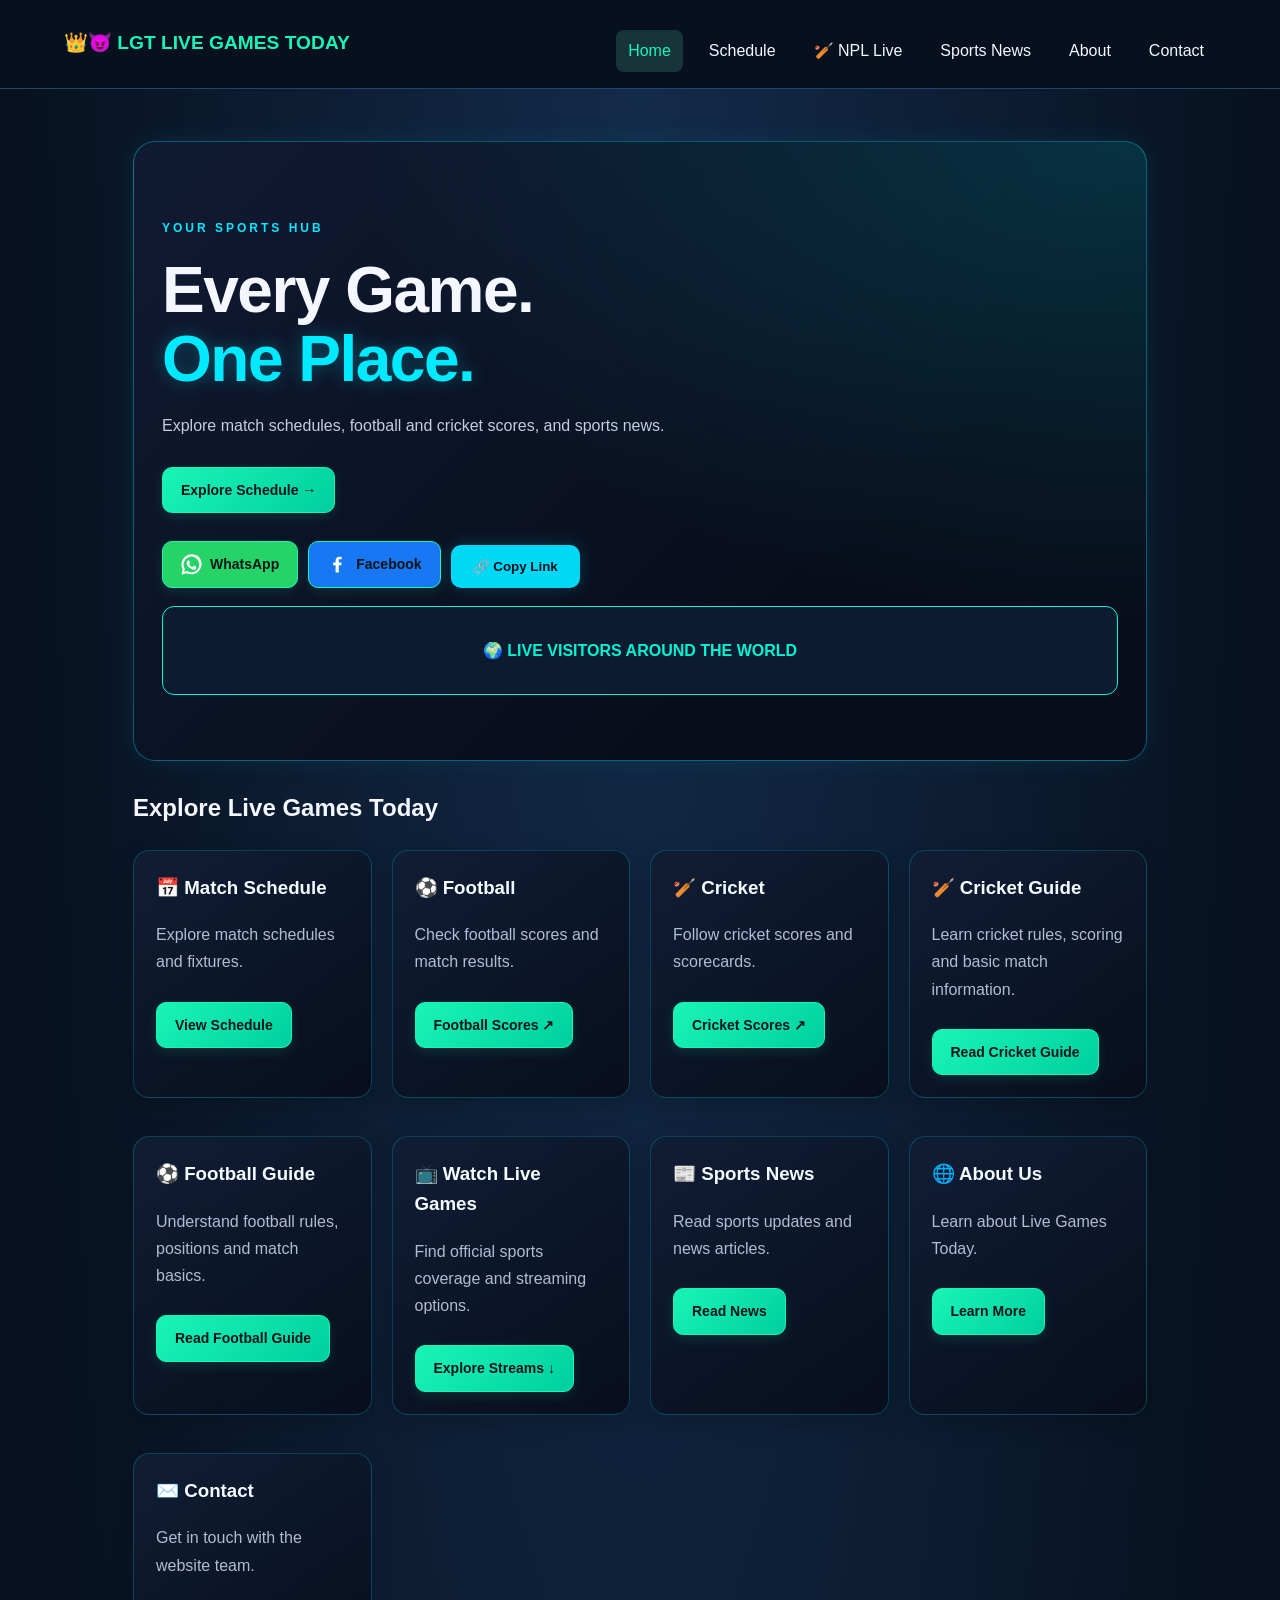
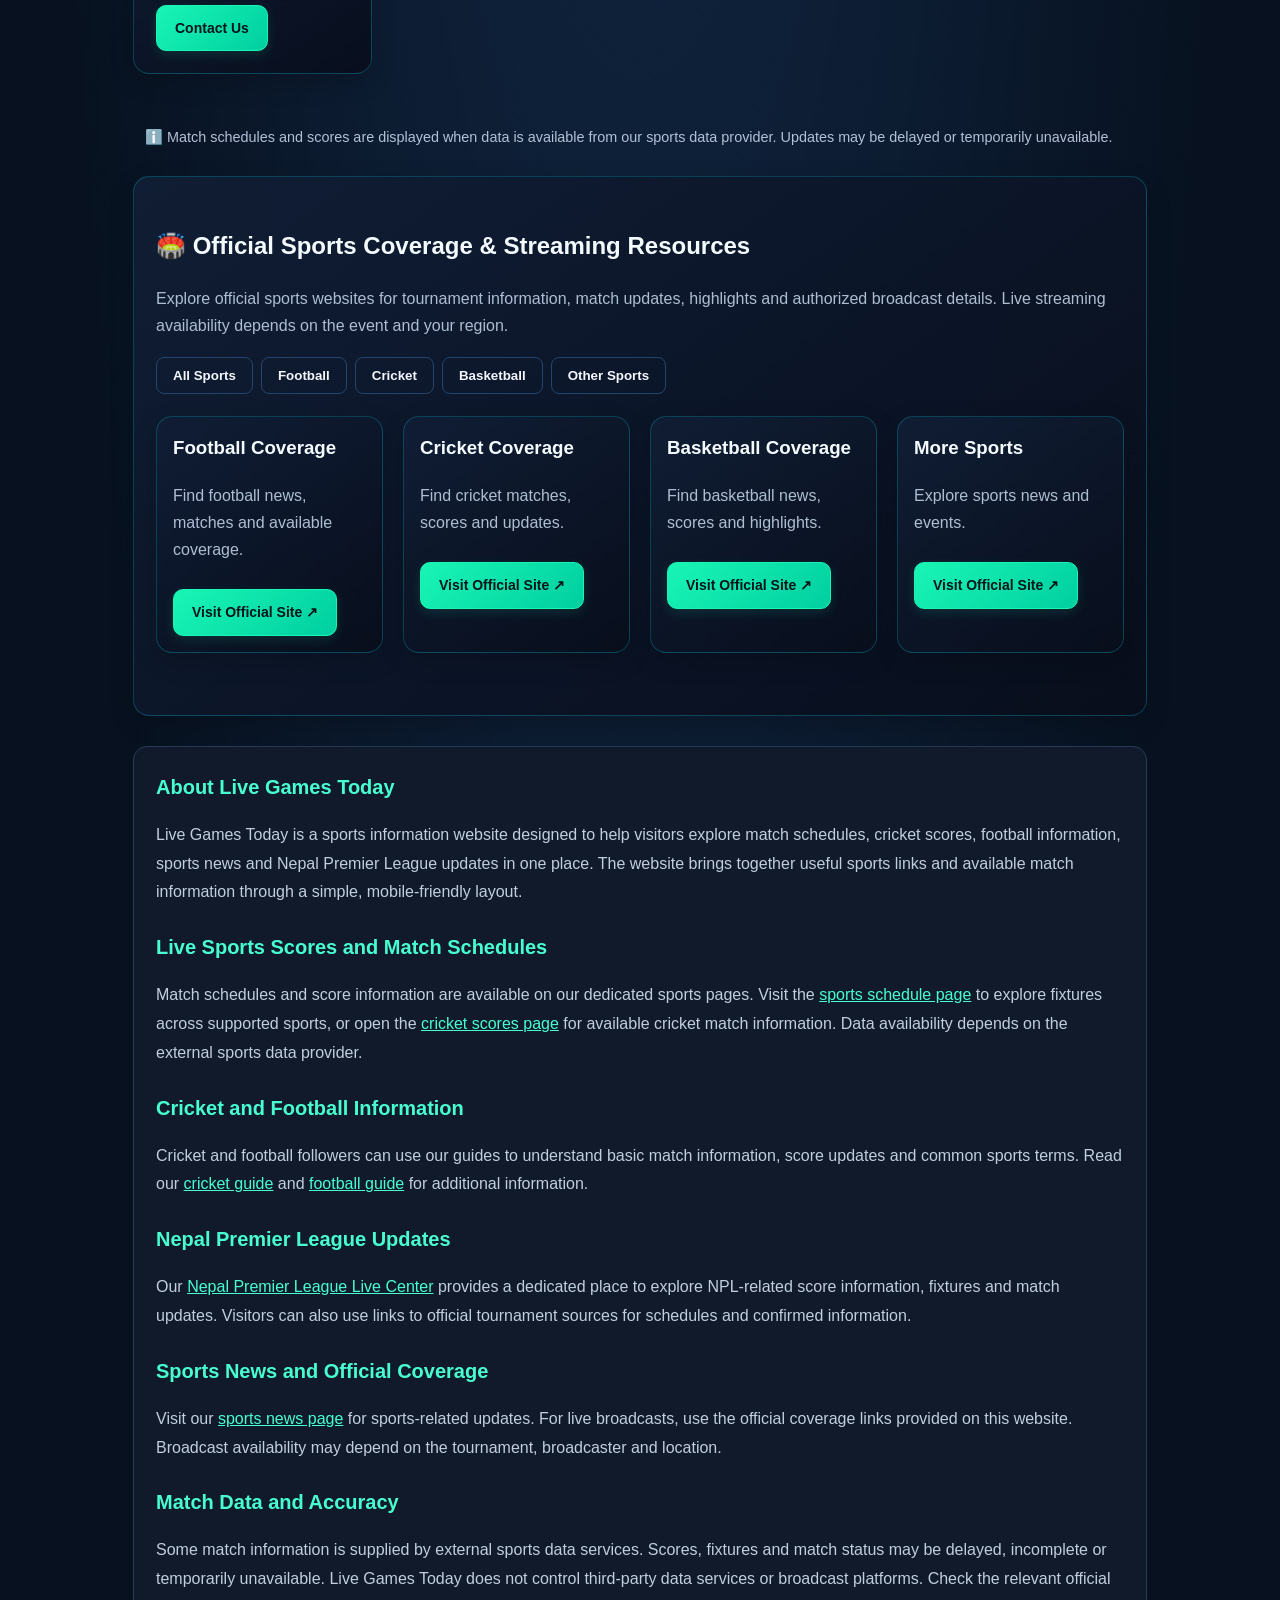
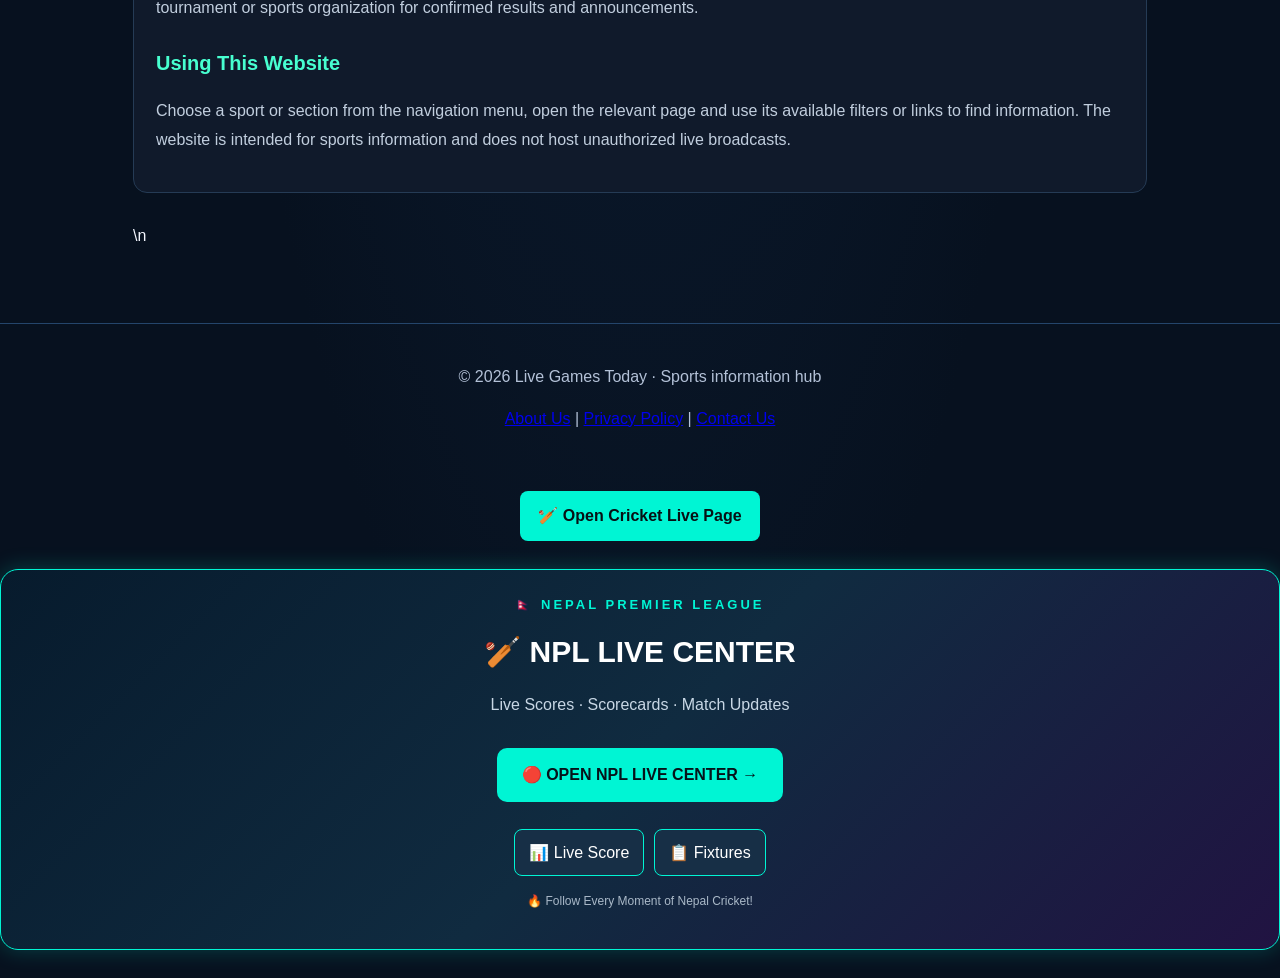
<file: index.html>
<!DOCTYPE html>
<html lang="en">
<head>
  <meta charset="UTF-8">
  <meta name="google-site-verification" content="W1_OBhZk8ojcE61Y9b_KQk3Mj-q2RlkkvjuI0LNJUlo">
  <meta name="viewport" content="width=device-width, initial-scale=1">
<meta name="description" content="Live Games Today provides cricket and football score updates, match schedules, Nepal Premier League information, sports news and beginner-friendly sports guides in one easy-to-use platform.">

  <!-- Social Media Preview -->
  <meta property="og:type" content="website">
  <meta property="og:site_name" content="Live Games Today">
  <meta property="og:title" content="Live Games Today | Live Sports Scores">
  <meta property="og:description" content="Get live cricket scores, NPL updates, football matches and the latest sports news. All sports, all games, one place!">
  <meta property="og:url" content="https://bxdevil55-coder.github.io/live-games-today/">
  <meta property="og:image" content="https://bxdevil55-coder.github.io/live-games-today/og-image.jpg">
  <meta property="og:image:width" content="1200">
  <meta property="og:image:height" content="630">
  <meta name="twitter:card" content="summary_large_image">
  <meta name="twitter:title" content="Live Games Today">
  <meta name="twitter:description" content="Live cricket, NPL, football scores and sports news.">
  <meta name="twitter:image" content="https://bxdevil55-coder.github.io/live-games-today/og-image.jpg">

  <link rel="canonical" href="https://bxdevil55-coder.github.io/live-games-today/">
 <title>Live Games Today | Live Sports Scores, NPL & Match Schedules</title>




  <link rel="stylesheet" href="style.css">

  <style>
    :root {
      --bg: #07111f;
      --panel: #0c1b30;
      --text: #f4f7ff;
      --muted: #b3c1d7;
      --cyan: #19f5b5;
      --border: #24456b;
    }

    * { box-sizing: border-box; }

    html { scroll-behavior: smooth; }

    body {
      margin: 0;
      background: var(--bg);
      color: var(--text);
      font-family: Arial, sans-serif;
      line-height: 1.6;
    }

    header {
      display: flex;
      align-items: center;
      justify-content: space-between;
      flex-wrap: wrap;
      gap: 16px;
      padding: 16px 5%;
      background: #06101e;
      border-bottom: 1px solid var(--border);
    }

    .logo {
      color: var(--cyan);
      font-weight: 800;
      font-size: 1.2rem;
      text-decoration: none;
    }

    nav { display: flex; flex-wrap: wrap; gap: 14px; }

    nav a {
      color: var(--text);
      text-decoration: none;
    }

    nav a:hover, nav a.active { color: var(--cyan); }

    main { width: min(1120px, 92%); margin: auto; }

    .hero {
      padding: 64px 24px;
      margin: 24px 0;
      border-radius: 18px;
      background:
        linear-gradient(90deg, rgba(4,12,24,.95), rgba(4,12,24,.35)),
        url("https://images.unsplash.com/photo-1508098682722-e99c43a406b2?auto=format&fit=crop&w=1600&q=80")
        center/cover;
    }

    .hero .eyebrow {
      color: var(--cyan);
      font-weight: bold;
      letter-spacing: 2px;
    }

    h1 { font-size: clamp(2.4rem, 6vw, 4.5rem); line-height: 1.08; }
    h1 span { color: var(--cyan); }
    h2 { margin-top: 28px; }

    .muted { color: var(--muted); }

    .grid {
      display: grid;
      grid-template-columns: repeat(auto-fit, minmax(220px, 1fr));
      gap: 18px;
      margin: 22px 0;
    }

    .card {
      min-width: 0;
      padding: 22px;
      background: linear-gradient(145deg, #10233c, #0a1728);
      border: 1px solid var(--border);
      border-radius: 14px;
    }

    .card h3 { margin-top: 0; }

    .btn {
      display: inline-block;
      padding: 10px 16px;
      margin-top: 8px;
      border: 0;
      border-radius: 8px;
      background: var(--cyan);
      color: #06151a;
      font-weight: bold;
      text-decoration: none;
      cursor: pointer;
    }

    .btn:hover { filter: brightness(1.1); }

    .stream-filters {
      display: flex;
      flex-wrap: wrap;
      gap: 8px;
      margin: 18px 0;
    }

    .stream-filters .btn {
      margin: 0;
      background: transparent;
      border: 1px solid var(--border);
      color: var(--text);
    }

    .stream-filters .btn:hover {
      background: var(--cyan);
      color: #06151a;
    }

    .stream-card { padding: 16px; }

    .notice {
      padding: 12px;
      color: var(--muted);
      font-size: .9rem;
    }

    footer {
      text-align: center;
      padding: 24px;
      margin-top: 24px;
      border-top: 1px solid var(--border);
      color: var(--muted);
    }

    @media (max-width: 600px) {
      header { padding: 16px 4%; }
      nav { gap: 10px; font-size: .9rem; }
      .hero { padding: 40px 18px; }
      .card { padding: 18px; }
    }


    /* Mobile and color improvements */
    body {
      background: radial-gradient(ellipse at top, #132b4a 0%, #07111f 70%);
    }

    .card {
      border-radius: 16px;
      box-shadow: 0 8px 24px rgba(0, 0, 0, 0.2);
      transition: border-color 0.2s ease;
    }

    .card:hover {
      border-color: var(--cyan);
    }

    #npl-live-score {
      min-width: 0;
      overflow: hidden;
    }

    #npl-live-score [data-npl-widget] {
      width: 100%;
      max-width: 100%;
      min-width: 0;
    }

    @media (max-width: 600px) {
      main {
        width: 94%;
      }

      .grid {
        grid-template-columns: minmax(0, 1fr);
        gap: 12px;
      }

      .hero {
        padding: 32px 16px;
        border-radius: 14px;
      }

      h1 {
        font-size: clamp(2rem, 9vw, 3rem);
      }

      .card {
        padding: 14px;
      }

      #npl-live-score {
        padding: 12px;
      }

      img,
      iframe {
        max-width: 100%;
      }
    }

/* Professional buttons for all cards */
.card a.btn,
.hero a.btn,
.stream-card a.btn {
  display: inline-flex;
  align-items: center;
  justify-content: center;
  gap: 8px;
  padding: 11px 18px;
  margin-top: 10px;
  border: 1px solid #19f5b5;
  border-radius: 10px;
  background: linear-gradient(135deg, #19f5b5, #00cfa0);
  color: #06151a !important;
  font-weight: 700;
  font-size: 14px;
  text-decoration: none;
  box-shadow: 0 4px 12px rgba(25, 245, 181, 0.12);
  transition: all 0.2s ease;
}

.card a.btn:hover,
.hero a.btn:hover,
.stream-card a.btn:hover {
  background: #7affd8;
  color: #06151a !important;
  transform: translateY(-2px);
  box-shadow: 0 7px 18px rgba(25, 245, 181, 0.25);
}

.card a.btn:focus-visible,
.hero a.btn:focus-visible,
.stream-card a.btn:focus-visible {
  outline: 2px solid #ffffff;
  outline-offset: 3px;
}
/* LGT Premium Hero Section */
.hero {
  position: relative;
  overflow: hidden;
  padding: 65px 28px;
  border: 1px solid rgba(0, 234, 255, 0.35);
  border-radius: 22px;
  background:
    radial-gradient(ellipse at top right, rgba(0, 234, 255, 0.16), transparent 55%),
    linear-gradient(135deg, #101a32, #080d1b 70%);
  box-shadow: 0 0 28px rgba(0, 234, 255, 0.08);
}

.hero .eyebrow {
  color: #00eaff;
  font-weight: 800;
  letter-spacing: 3px;
  font-size: 12px;
}

.hero h1 {
  font-size: clamp(36px, 6vw, 64px);
  line-height: 1.08;
  font-weight: 900;
  margin: 18px 0;
  letter-spacing: -1.5px;
}

.hero h1 span {
  color: #00eaff;
  text-shadow: 0 0 18px rgba(0, 234, 255, 0.3);
}

.hero > p:not(.eyebrow) {
  max-width: 560px;
  color: #c2cde0;
  line-height: 1.8;
}

.hero .btn {
  display: inline-block;
  margin-top: 14px;
  padding: 13px 22px;
  border-radius: 10px;
  background: #00d9f5;
  color: #06101c;
  font-weight: 800;
  text-decoration: none;
  box-shadow: 0 0 18px rgba(0, 217, 245, 0.2);
  transition: transform 0.2s ease, box-shadow 0.2s ease;
}

.hero .btn:hover {
  transform: translateY(-3px);
  box-shadow: 0 0 25px rgba(0, 217, 245, 0.4);
}

@media (max-width: 600px) {
  .hero {
    padding: 42px 20px;
  }
}
/* Step 3 - Premium Sports Cards */
.grid {
  gap: 20px;
}

.card {
  position: relative;
  overflow: hidden;
  border: 1px solid rgba(0, 234, 255, 0.22);
  border-radius: 16px;
  background: linear-gradient(
    145deg,
    rgba(16, 30, 53, 0.98),
    rgba(8, 14, 28, 0.98)
  );
  box-shadow: 0 8px 24px rgba(0, 0, 0, 0.18);
  transition:
    transform 0.25s ease,
    border-color 0.25s ease,
    box-shadow 0.25s ease;
}

.card:hover {
  transform: translateY(-5px);
  border-color: #00eaff;
  box-shadow: 0 10px 28px rgba(0, 234, 255, 0.12);
}

.card h2,
.card h3 {
  color: #f4fbff;
}

.card .muted {
  color: #aebed2;
  line-height: 1.7;
}

.card .btn {
  transition: transform 0.2s ease, box-shadow 0.2s ease;
}

.card .btn:hover {
  transform: translateY(-2px);
  box-shadow: 0 0 16px rgba(0, 234, 255, 0.25);
}

@media (max-width: 600px) {
  .grid {
    gap: 14px;
  }

  .card {
    border-radius: 13px;
  }
}

@media (prefers-reduced-motion: reduce) {
  .card,
  .card .btn {
    transition: none;
  }

  .card:hover,
  .card .btn:hover {
    transform: none;
  }
}

.editorial-content {
  margin: 30px 0;
  padding: 22px;
  background: #101a2b;
  border: 1px solid #253b55;
  border-radius: 14px;
  line-height: 1.8;
  color: #dce6f5;
}
.editorial-content h2 {
  color: #47ffd0;
  font-size: 20px;
  margin: 22px 0 8px;
}
.editorial-content h2:first-child { margin-top: 0; }
.editorial-content p { color: #c1cede; }
.editorial-content a { color: #47ffd0; }
\n</style>

  <!-- Google Analytics -->
  <script async src="https://www.googletagmanager.com/gtag/js?id=G-XJ2GX1907Q"></script>
  <script>
    window.dataLayer = window.dataLayer || [];
    function gtag(){dataLayer.push(arguments);}
    gtag('js', new Date());
    gtag('config', 'G-XJ2GX1907Q');
  </script>

</head>

<body>
<header class="premium-header">
  <a class="logo" href="index.html">
    <span class="devil-crown">👑😈</span>
    <span class="logo-text">
      <span class="logo-main">LGT</span>
      <span class="logo-sub">LIVE GAMES TODAY</span>
    </span>
  </a>

  <nav>
    <a class="active" href="index.html">Home</a>
    <a href="schedule.html">Schedule</a>
<a href="#npl-live-score">🏏 NPL Live</a>
    <a href="news.html">Sports News</a>
    <a href="about.html">About</a>
    <a href="contact.html">Contact</a>
  </nav>
</header>

<main>
  <section class="hero">
    <p class="eyebrow">YOUR SPORTS HUB</p>
    <h1>Every Game.<br><span>One Place.</span></h1>
    <p>Explore match schedules, football and cricket scores, and sports news.</p>
    <a class="btn" href="schedule.html">Explore Schedule →</a>



<div class="share-buttons" style="margin-top:18px; display:flex; gap:10px; flex-wrap:wrap;">
  <a class="btn" style="background:#25D366;color:white;display:flex;align-items:center;gap:8px;" href="https://wa.me/?text=Live%20Games%20Today%20https://bxdevil55-coder.github.io/live-games-today/" target="_blank" rel="noopener">
    <svg width="21" height="21" viewBox="0 0 24 24" fill="white" aria-hidden="true"><path d="M20.5 3.5A11.8 11.8 0 0 0 2 17.7L.5 23.5l6-1.5A11.8 11.8 0 0 0 20.5 3.5ZM12 21a9 9 0 0 1-4.6-1.3l-.4-.2-3.5.9.9-3.4-.2-.4A9 9 0 1 1 12 21Zm5-6.7c-.3-.2-1.7-.9-2-.9-.2-.1-.4-.2-.6.2-.2.3-.7.9-.9 1.1-.2.2-.3.2-.6.1-1.5-.7-2.5-1.3-3.5-3-.3-.5.3-.5.8-1.5.1-.2 0-.4 0-.5l-.9-2.1c-.2-.5-.5-.4-.6-.4h-.5c-.2 0-.5.1-.7.3-.8.8-1.1 1.8-1.1 2.7 0 1.1.4 2.2 1.2 3.2 1.5 2 3.4 3.4 5.8 4.1.8.2 1.5.4 2 .3.6-.1 1.7-.7 1.9-1.4.2-.7.2-1.3.1-1.4-.1-.2-.3-.2-.6-.4Z"/></svg>
    WhatsApp
  </a>

  <a class="btn" style="background:#1877F2;color:white;display:flex;align-items:center;gap:8px;" href="https://www.facebook.com/sharer/sharer.php?u=https://bxdevil55-coder.github.io/live-games-today/" target="_blank" rel="noopener">
    <svg width="21" height="21" viewBox="0 0 24 24" fill="white" aria-hidden="true"><path d="M13.5 21v-8.2h2.8l.4-3.2h-3.2v-2c0-.9.3-1.5 1.6-1.5h1.7V3.2c-.3 0-1.4-.2-2.6-.2-2.6 0-4.4 1.6-4.4 4.5v2.1H7v3.2h2.8V21h3.7Z"/></svg>
    Facebook
  </a>

  <button class="btn" type="button" onclick="navigator.clipboard.writeText('https://bxdevil55-coder.github.io/live-games-today/').then(()=>alert('Link copied!'))">🔗 Copy Link</button>
</div>

<div style="margin-top:18px; padding:15px; text-align:center; border:1px solid #00f5d4; border-radius:12px; background:#0c1b30;">
  <p style="color:#00f5d4; font-weight:bold;">🌍 LIVE VISITORS AROUND THE WORLD</p>
  <script async src="https://www.stats4u.net/js/globe.js" data-s4uid="6946967733" data-size="280" data-lang="en" data-count="1"></script>
</div>





  </section>

  <h2>Explore Live Games Today</h2>

  <section class="grid">
    <div class="card">
      <h3>📅 Match Schedule</h3>
      <p class="muted">Explore match schedules and fixtures.</p>
      <a class="btn" href="schedule.html">View Schedule</a>
    </div>

    <div class="card">
      <h3>⚽ Football</h3>
      <p class="muted">Check football scores and match results.</p>
      <a class="btn" href="https://www.livescore.com/en/football/"
         target="_blank" rel="noopener noreferrer">Football Scores ↗</a>
    </div>

    <div class="card">
      <h3>🏏 Cricket</h3>
      <p class="muted">Follow cricket scores and scorecards.</p>
      <a class="btn" href="https://www.espncricinfo.com/live-cricket-score"
         target="_blank" rel="noopener noreferrer">Cricket Scores ↗</a>
    </div>

    <div class="card">
      <h3>🏏 Cricket Guide</h3>
      <p class="muted">Learn cricket rules, scoring and basic match information.</p>
      <a class="btn" href="cricket-guide.html">Read Cricket Guide</a>
    </div>

    <div class="card">
      <h3>⚽ Football Guide</h3>
      <p class="muted">Understand football rules, positions and match basics.</p>
      <a class="btn" href="football-guide.html">Read Football Guide</a>
    </div>

    <div class="card">
      <h3>📺 Watch Live Games</h3>
      <p class="muted">Find official sports coverage and streaming options.</p>
      <a class="btn" href="#live-streams">Explore Streams ↓</a>
    </div>

    <div class="card">
      <h3>📰 Sports News</h3>
      <p class="muted">Read sports updates and news articles.</p>
      <a class="btn" href="news.html">Read News</a>
    </div>

    <div class="card">
      <h3>🌐 About Us</h3>
      <p class="muted">Learn about Live Games Today.</p>
      <a class="btn" href="about.html">Learn More</a>
    </div>

    <div class="card">
      <h3>✉️ Contact</h3>
      <p class="muted">Get in touch with the website team.</p>
      <a class="btn" href="contact.html">Contact Us</a>
    </div>
  </section>

  <p class="notice">
    ℹ️ Match schedules and scores are displayed when data is available from our sports data provider. Updates may be delayed or temporarily unavailable.
  </p>

  <section class="card" id="live-streams">
    <h2>🏟️ Official Sports Coverage & Streaming Resources</h2>
    <p class="muted">Explore official sports websites for tournament information, match updates, highlights and authorized broadcast details. Live streaming availability depends on the event and your region.</p>

    <div class="stream-filters">
      <button class="btn" type="button" onclick="filterStreams('all')">All Sports</button>
      <button class="btn" type="button" onclick="filterStreams('football')">Football</button>
      <button class="btn" type="button" onclick="filterStreams('cricket')">Cricket</button>
      <button class="btn" type="button" onclick="filterStreams('basketball')">Basketball</button>
      <button class="btn" type="button" onclick="filterStreams('other')">Other Sports</button>
    </div>

    <div class="grid" id="stream-list"></div>
  </section>

  <section class="editorial-content" id="about-live-games">
    <h2>About Live Games Today</h2>
    <p>Live Games Today is a sports information website designed to help visitors explore match schedules, cricket scores, football information, sports news and Nepal Premier League updates in one place. The website brings together useful sports links and available match information through a simple, mobile-friendly layout.</p>

    <h2>Live Sports Scores and Match Schedules</h2>
    <p>Match schedules and score information are available on our dedicated sports pages. Visit the <a href="schedule.html">sports schedule page</a> to explore fixtures across supported sports, or open the <a href="cricket.html">cricket scores page</a> for available cricket match information. Data availability depends on the external sports data provider.</p>

    <h2>Cricket and Football Information</h2>
    <p>Cricket and football followers can use our guides to understand basic match information, score updates and common sports terms. Read our <a href="cricket-guide.html">cricket guide</a> and <a href="football-guide.html">football guide</a> for additional information.</p>

    <h2>Nepal Premier League Updates</h2>
    <p>Our <a href="npl-live.html">Nepal Premier League Live Center</a> provides a dedicated place to explore NPL-related score information, fixtures and match updates. Visitors can also use links to official tournament sources for schedules and confirmed information.</p>

    <h2>Sports News and Official Coverage</h2>
    <p>Visit our <a href="news.html">sports news page</a> for sports-related updates. For live broadcasts, use the official coverage links provided on this website. Broadcast availability may depend on the tournament, broadcaster and location.</p>

    <h2>Match Data and Accuracy</h2>
    <p>Some match information is supplied by external sports data services. Scores, fixtures and match status may be delayed, incomplete or temporarily unavailable. Live Games Today does not control third-party data services or broadcast platforms. Check the relevant official tournament or sports organization for confirmed results and announcements.</p>

    <h2>Using This Website</h2>
    <p>Choose a sport or section from the navigation menu, open the relevant page and use its available filters or links to find information. The website is intended for sports information and does not host unauthorized live broadcasts.</p>
  </section>
\n</main>

<footer>
  <p>© 2026 Live Games Today · Sports information hub</p>
  <p>
    <a href="about.html">About Us</a> |
    <a href="privacy.html">Privacy Policy</a> |
    <a href="contact.html">Contact Us</a>
  </p>
</footer>

<script>
  const liveStreams = [
    {
      name: "Football Coverage",
      sport: "football",
      description: "Find football news, matches and available coverage.",
      url: "https://www.fifa.com/"
    },
    {
      name: "Cricket Coverage",
      sport: "cricket",
      description: "Find cricket matches, scores and updates.",
      url: "https://www.icc-cricket.com/"
    },
    {
      name: "Basketball Coverage",
      sport: "basketball",
      description: "Find basketball news, scores and highlights.",
      url: "https://www.nba.com/"
    },
    {
      name: "More Sports",
      sport: "other",
      description: "Explore sports news and events.",
      url: "https://olympics.com/"
    }
  ];

  function filterStreams(sport) {
    const list = document.getElementById("stream-list");
    const items = liveStreams.filter(item =>
      sport === "all" || item.sport === sport
    );

    list.innerHTML = items.map(item => `
      <div class="card stream-card">
        <h3>${item.name}</h3>
        <p class="muted">${item.description}</p>
        <a class="btn" href="${item.url}"
           target="_blank" rel="noopener noreferrer">
          Visit Official Site ↗
        </a>
      </div>
    `).join("");
  }

  filterStreams("all");
</script>

<!-- CRICKET LIVE BUTTON -->
<div style="text-align:center; margin:20px 0;">
  <a href="live.html" style="display:inline-block;padding:12px 18px;background:#00f5d4;color:#071014;border-radius:8px;font-weight:bold;text-decoration:none;">
    🏏 Open Cricket Live Page
  </a>
</div>

<!-- NPL LIVE CENTER FEATURE -->
<section class="card" id="npl-live-score"
style="margin:28px 0;padding:25px 18px;text-align:center;background:linear-gradient(135deg,#071b2d,#102b40,#211342);border:1px solid #00f5d4;border-radius:18px;box-shadow:0 0 22px rgba(0,245,212,.22);">

<div style="font-size:13px;color:#00f5d4;font-weight:bold;letter-spacing:3px;">🇳🇵 NEPAL PREMIER LEAGUE</div>

<h2 style="font-size:30px;color:#fff;margin:12px 0;">🏏 NPL LIVE CENTER</h2>

<p style="color:#c8d7e5;">Live Scores · Scorecards · Match Updates</p>

<a href="npl-live.html" style="display:inline-block;margin:15px 0;padding:14px 25px;background:#00f5d4;color:#06131a;border-radius:10px;font-weight:bold;text-decoration:none;">
🔴 OPEN NPL LIVE CENTER →
</a>

<div style="display:flex;justify-content:center;gap:10px;flex-wrap:wrap;margin-top:12px;">
<a href="npl-live.html#live-score" style="padding:10px 14px;background:#172f46;color:#fff;border:1px solid #00f5d4;border-radius:8px;text-decoration:none;">📊 Live Score</a>

<a href="https://nepalpremierleague.org/fixtures" target="_blank" rel="noopener noreferrer" style="padding:10px 14px;background:#172f46;color:#fff;border:1px solid #00f5d4;border-radius:8px;text-decoration:none;">📋 Fixtures</a>
</div>

<p style="font-size:12px;color:#aab9c8;margin-top:16px;">🔥 Follow Every Moment of Nepal Cricket!</p>
</section>

</body>
</html>
</file>
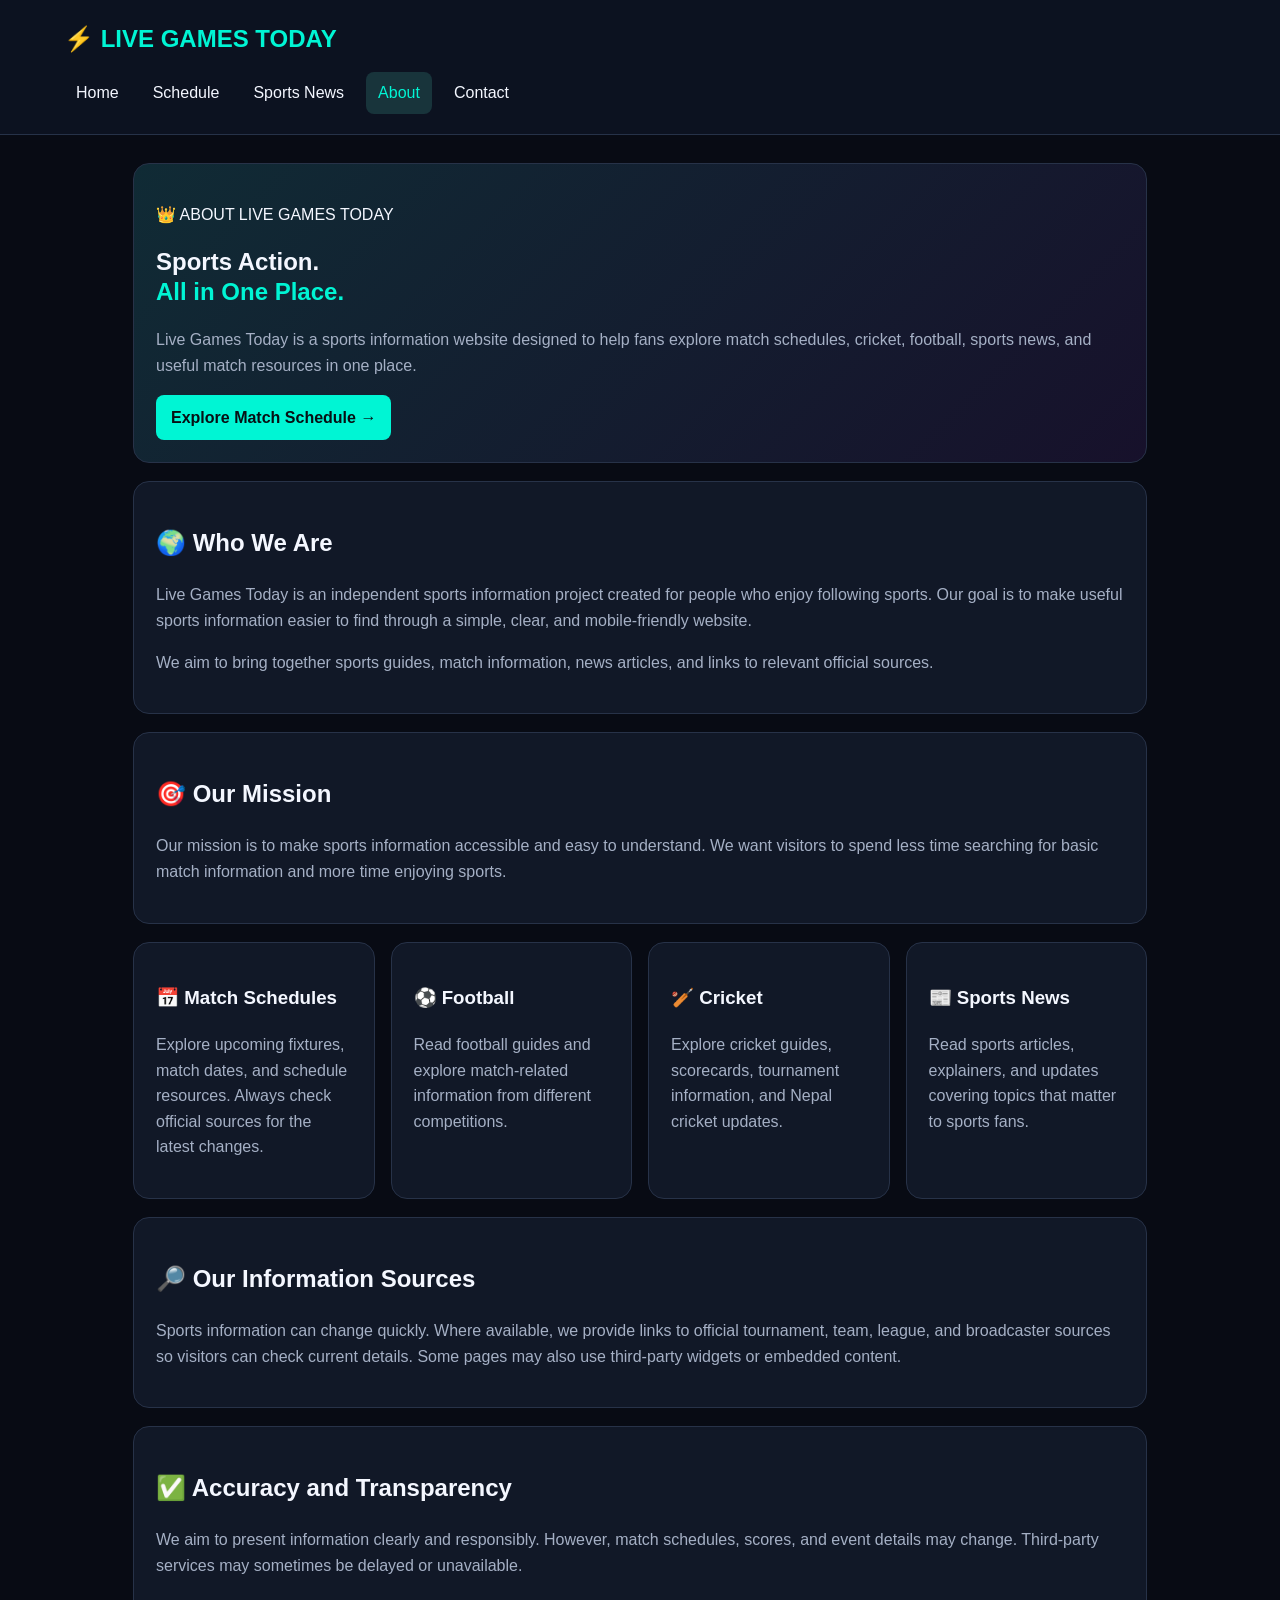
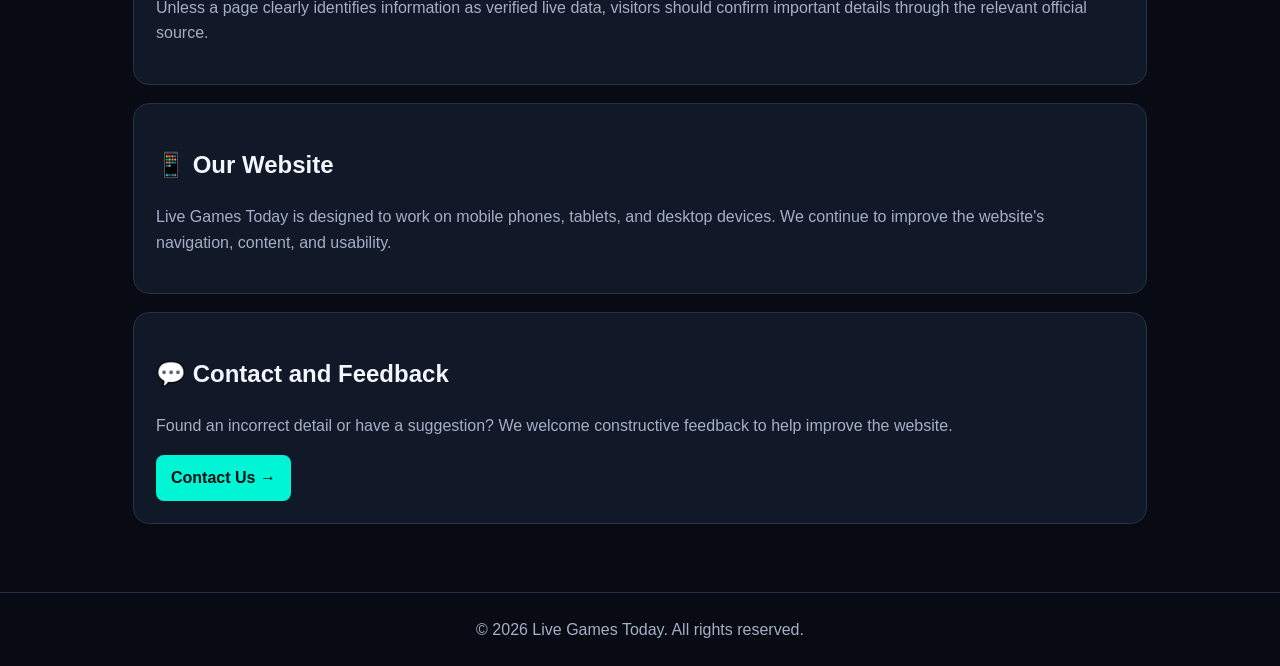
<file: about.html>
<!DOCTYPE html>
<html lang="en">
<head>
<meta charset="UTF-8">
<meta name="viewport" content="width=device-width, initial-scale=1">
<meta name="description" content="Discover Live Games Today, our mission, sports coverage, information sources, and commitment to making sports information easy to explore.">
<title>About Us | Live Games Today</title>
<link rel="stylesheet" href="style.css">
<link rel="canonical" href="https://bxdevil55-coder.github.io/live-games-today/about.html">
<meta property="og:type" content="website">
<meta property="og:title" content="About Us | Live Games Today">
<meta property="og:description" content="Discover Live Games Today, our mission, sports coverage, information sources, and commitment to making sports information easy to explore.">
<meta property="og:url" content="https://bxdevil55-coder.github.io/live-games-today/about.html">
<meta name="twitter:card" content="summary">
</head>

<body>
<header>
<a class="logo" href="index.html">⚡ LIVE GAMES TODAY</a>
<nav>
<a href="index.html">Home</a>
<a href="schedule.html">Schedule</a>
<a href="news.html">Sports News</a>
<a class="active" href="about.html">About</a>
<a href="contact.html">Contact</a>
</nav>
</header>

<main>
<section class="hero">
<p class="eyebrow">👑 ABOUT LIVE GAMES TODAY</p>
<h1>Sports Action.<br><span>All in One Place.</span></h1>
<p class="muted">
Live Games Today is a sports information website designed
to help fans explore match schedules, cricket, football,
sports news, and useful match resources in one place.
</p>
<a class="btn" href="schedule.html">Explore Match Schedule →</a>
</section>

<section class="card">
<h2>🌍 Who We Are</h2>
<p class="muted">
Live Games Today is an independent sports information project
created for people who enjoy following sports. Our goal is to
make useful sports information easier to find through a simple,
clear, and mobile-friendly website.
</p>
<p class="muted">
We aim to bring together sports guides, match information,
news articles, and links to relevant official sources.
</p>
</section>

<section class="card">
<h2>🎯 Our Mission</h2>
<p class="muted">
Our mission is to make sports information accessible and easy
to understand. We want visitors to spend less time searching
for basic match information and more time enjoying sports.
</p>
</section>

<section class="grid">
<div class="card">
<h3>📅 Match Schedules</h3>
<p class="muted">
Explore upcoming fixtures, match dates, and schedule resources.
Always check official sources for the latest changes.
</p>
</div>

<div class="card">
<h3>⚽ Football</h3>
<p class="muted">
Read football guides and explore match-related information
from different competitions.
</p>
</div>

<div class="card">
<h3>🏏 Cricket</h3>
<p class="muted">
Explore cricket guides, scorecards, tournament information,
and Nepal cricket updates.
</p>
</div>

<div class="card">
<h3>📰 Sports News</h3>
<p class="muted">
Read sports articles, explainers, and updates covering
topics that matter to sports fans.
</p>
</div>
</section>

<section class="card">
<h2>🔎 Our Information Sources</h2>
<p class="muted">
Sports information can change quickly. Where available,
we provide links to official tournament, team, league,
and broadcaster sources so visitors can check current details.
Some pages may also use third-party widgets or embedded content.
</p>
</section>

<section class="card">
<h2>✅ Accuracy and Transparency</h2>
<p class="muted">
We aim to present information clearly and responsibly.
However, match schedules, scores, and event details may change.
Third-party services may sometimes be delayed or unavailable.
</p>
<p class="muted">
Unless a page clearly identifies information as verified live
data, visitors should confirm important details through the
relevant official source.
</p>
</section>

<section class="card">
<h2>📱 Our Website</h2>
<p class="muted">
Live Games Today is designed to work on mobile phones,
tablets, and desktop devices. We continue to improve the
website's navigation, content, and usability.
</p>
</section>

<section class="card">
<h2>💬 Contact and Feedback</h2>
<p class="muted">
Found an incorrect detail or have a suggestion?
We welcome constructive feedback to help improve the website.
</p>
<a class="btn" href="contact.html">Contact Us →</a>
</section>
</main>

<footer>© 2026 Live Games Today. All rights reserved.</footer>
</body>
</html>
</file>
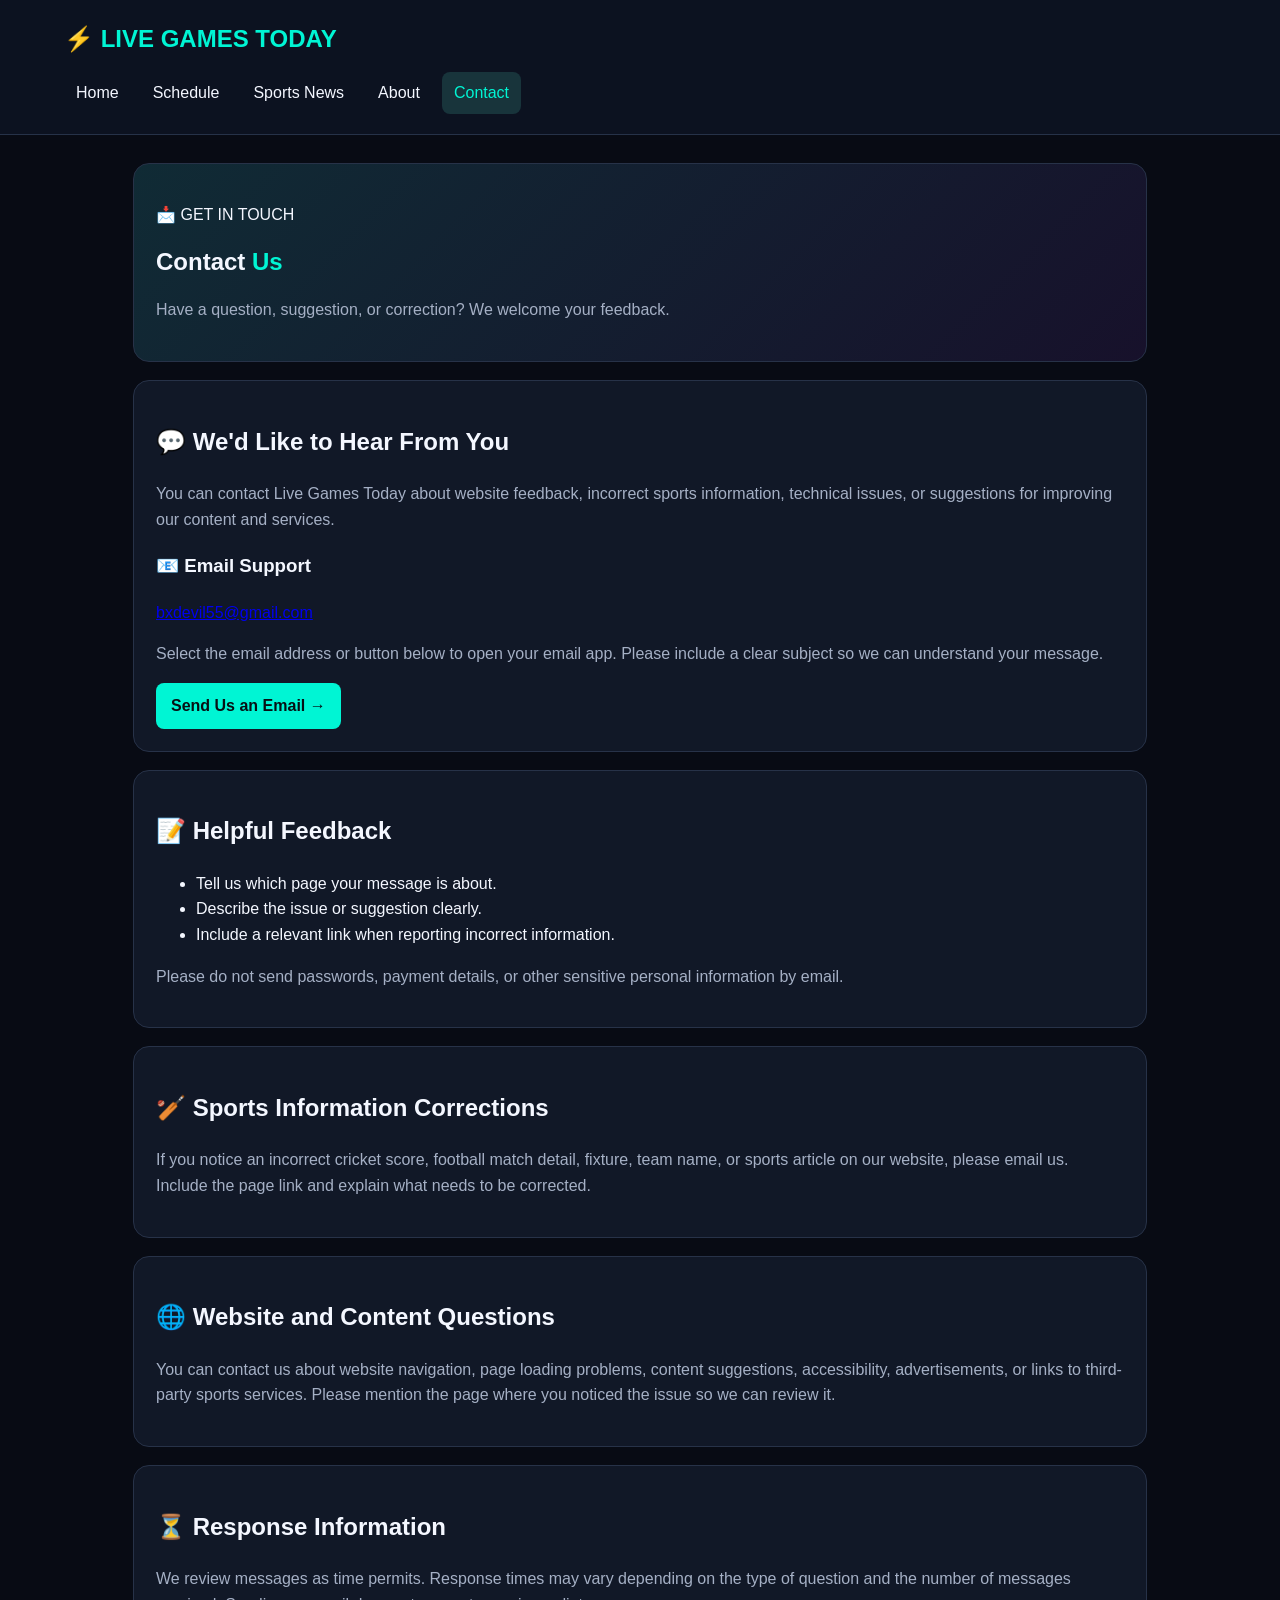
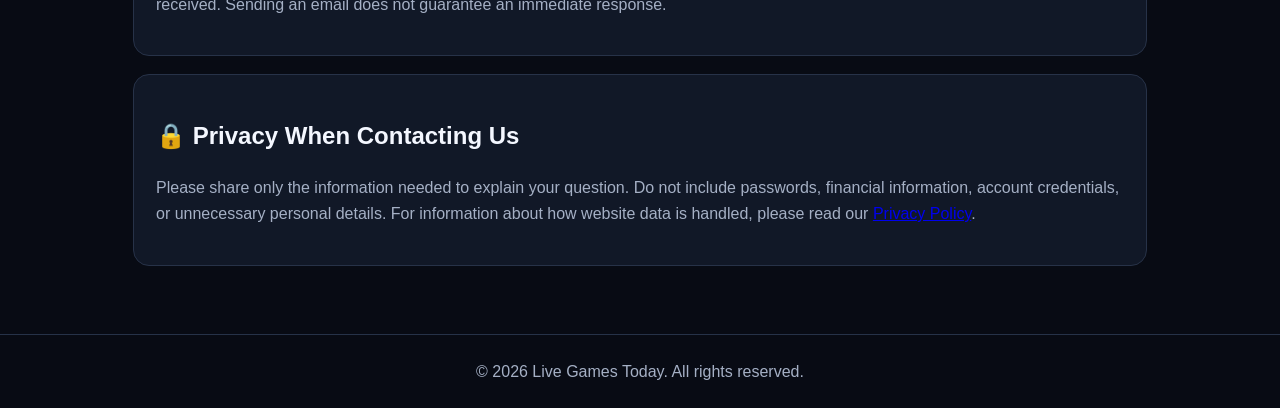
<file: contact.html>
<!DOCTYPE html>
<html lang="en">
<head>
<meta charset="UTF-8">
<meta name="viewport" content="width=device-width, initial-scale=1">
<meta name="description" content="Contact Live Games Today for questions, feedback, corrections, and suggestions about our sports website.">
<title>Contact Us | Live Games Today</title>
<link rel="stylesheet" href="style.css">
<link rel="canonical" href="https://bxdevil55-coder.github.io/live-games-today/contact.html">
<meta property="og:type" content="website">
<meta property="og:title" content="Contact Us | Live Games Today">
<meta property="og:description" content="Contact Live Games Today for questions, feedback, corrections, and suggestions about our sports website.">
<meta property="og:url" content="https://bxdevil55-coder.github.io/live-games-today/contact.html">
<meta name="twitter:card" content="summary">
</head>
<body>

<header>
<a class="logo" href="index.html">⚡ LIVE GAMES TODAY</a>
<nav>
<a href="index.html">Home</a>
<a href="schedule.html">Schedule</a>
<a href="news.html">Sports News</a>
<a href="about.html">About</a>
<a class="active" href="contact.html">Contact</a>
</nav>
</header>

<main>
<section class="hero">
<p class="eyebrow">📩 GET IN TOUCH</p>
<h1>Contact <span>Us</span></h1>
<p class="muted">
Have a question, suggestion, or correction?
We welcome your feedback.
</p>
</section>

<section class="card">
<h2>💬 We'd Like to Hear From You</h2>
<p class="muted">
You can contact Live Games Today about website feedback,
incorrect sports information, technical issues, or suggestions
for improving our content and services.
</p>

<h3>📧 Email Support</h3>
<p>
<a href="mailto:bxdevil55@gmail.com">bxdevil55@gmail.com</a>
</p>
<p class="muted">
Select the email address or button below to open your email app.
Please include a clear subject so we can understand your message.
</p>

<a class="btn" href="mailto:bxdevil55@gmail.com?subject=Live%20Games%20Today%20Feedback">
Send Us an Email →
</a>
</section>

<section class="card">
<h2>📝 Helpful Feedback</h2>
<ul>
<li>Tell us which page your message is about.</li>
<li>Describe the issue or suggestion clearly.</li>
<li>Include a relevant link when reporting incorrect information.</li>
</ul>
<p class="muted">
Please do not send passwords, payment details, or other sensitive
personal information by email.
</p>
</section>

<section class="card">
<h2>🏏 Sports Information Corrections</h2>
<p class="muted">
If you notice an incorrect cricket score, football match detail,
fixture, team name, or sports article on our website, please email us.
Include the page link and explain what needs to be corrected.
</p>
</section>

<section class="card">
<h2>🌐 Website and Content Questions</h2>
<p class="muted">
You can contact us about website navigation, page loading problems,
content suggestions, accessibility, advertisements, or links to
third-party sports services. Please mention the page where you
noticed the issue so we can review it.
</p>
</section>

<section class="card">
<h2>⏳ Response Information</h2>
<p class="muted">
We review messages as time permits. Response times may vary depending
on the type of question and the number of messages received.
Sending an email does not guarantee an immediate response.
</p>
</section>

<section class="card">
<h2>🔒 Privacy When Contacting Us</h2>
<p class="muted">
Please share only the information needed to explain your question.
Do not include passwords, financial information, account credentials,
or unnecessary personal details. For information about how website
data is handled, please read our
<a href="privacy.html">Privacy Policy</a>.
</p>
</section>

</main>

<footer>© 2026 Live Games Today. All rights reserved.</footer>

</body>
</html>
</file>
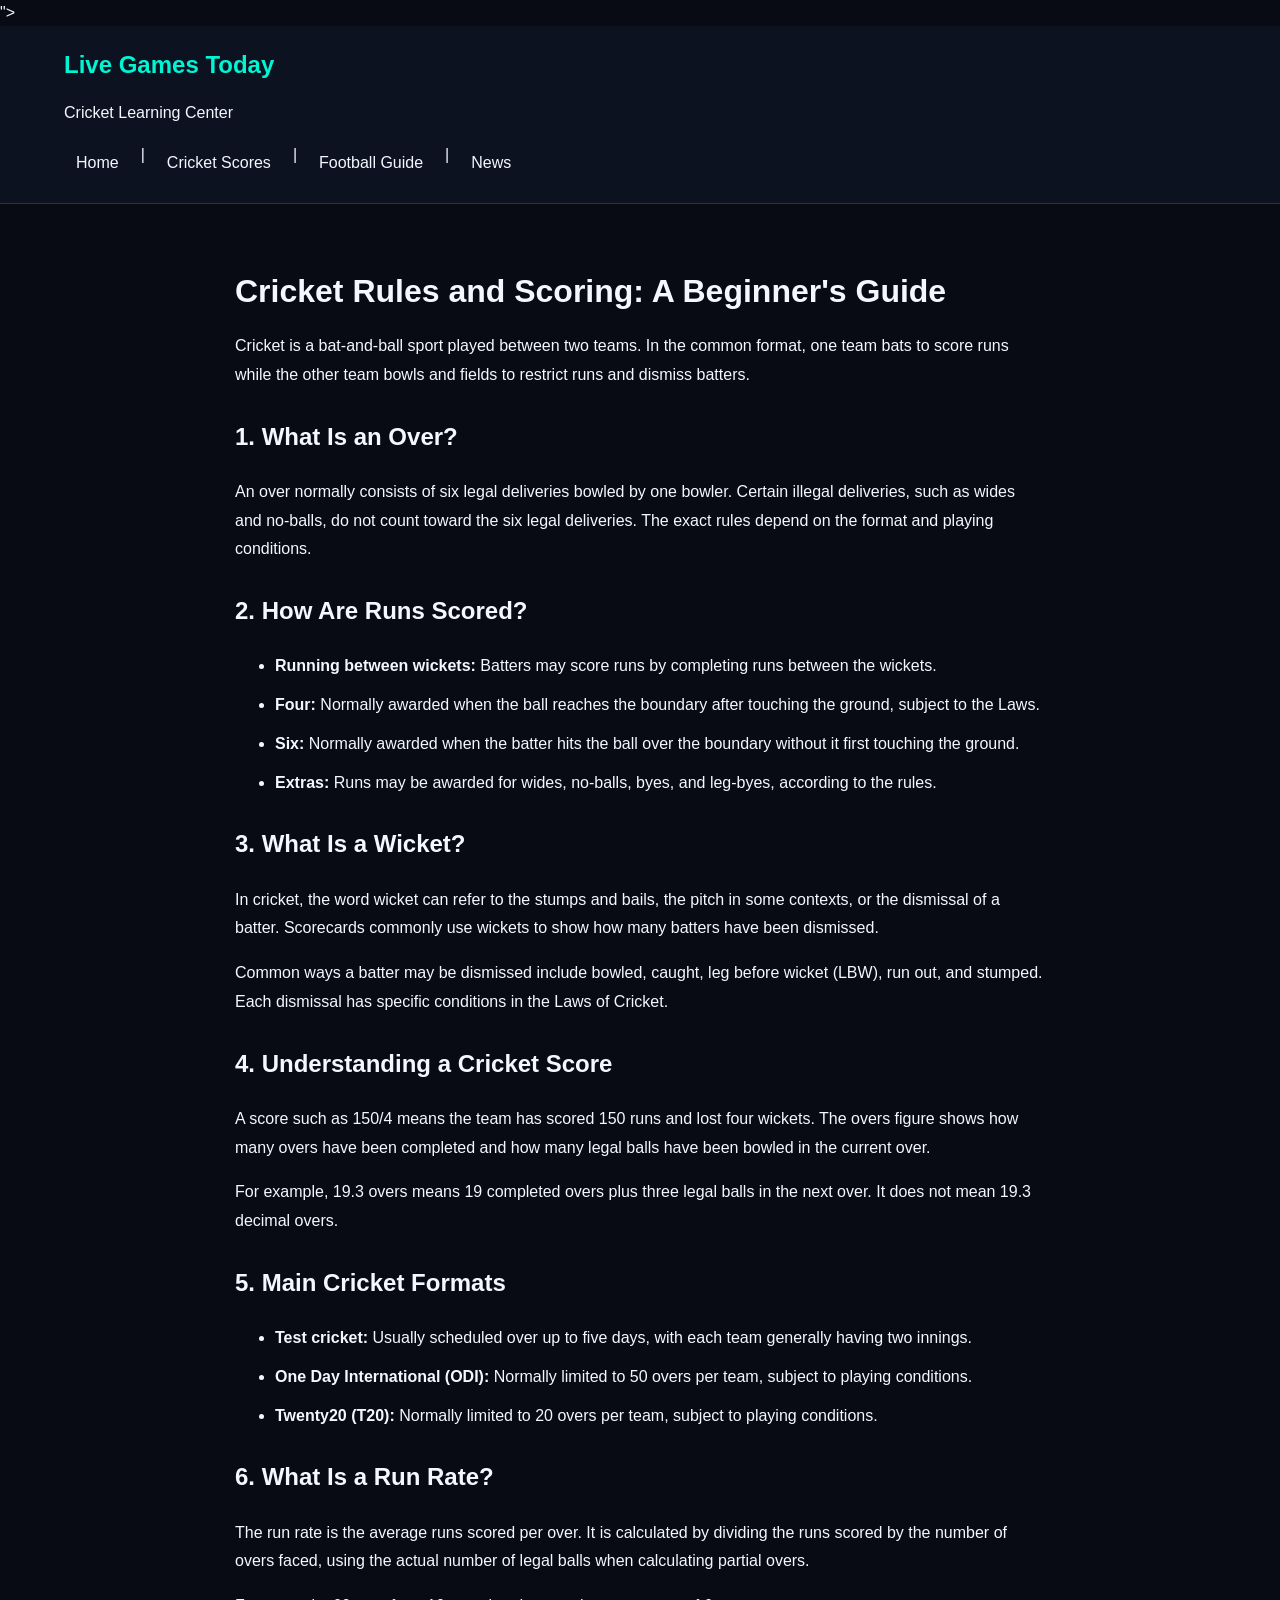
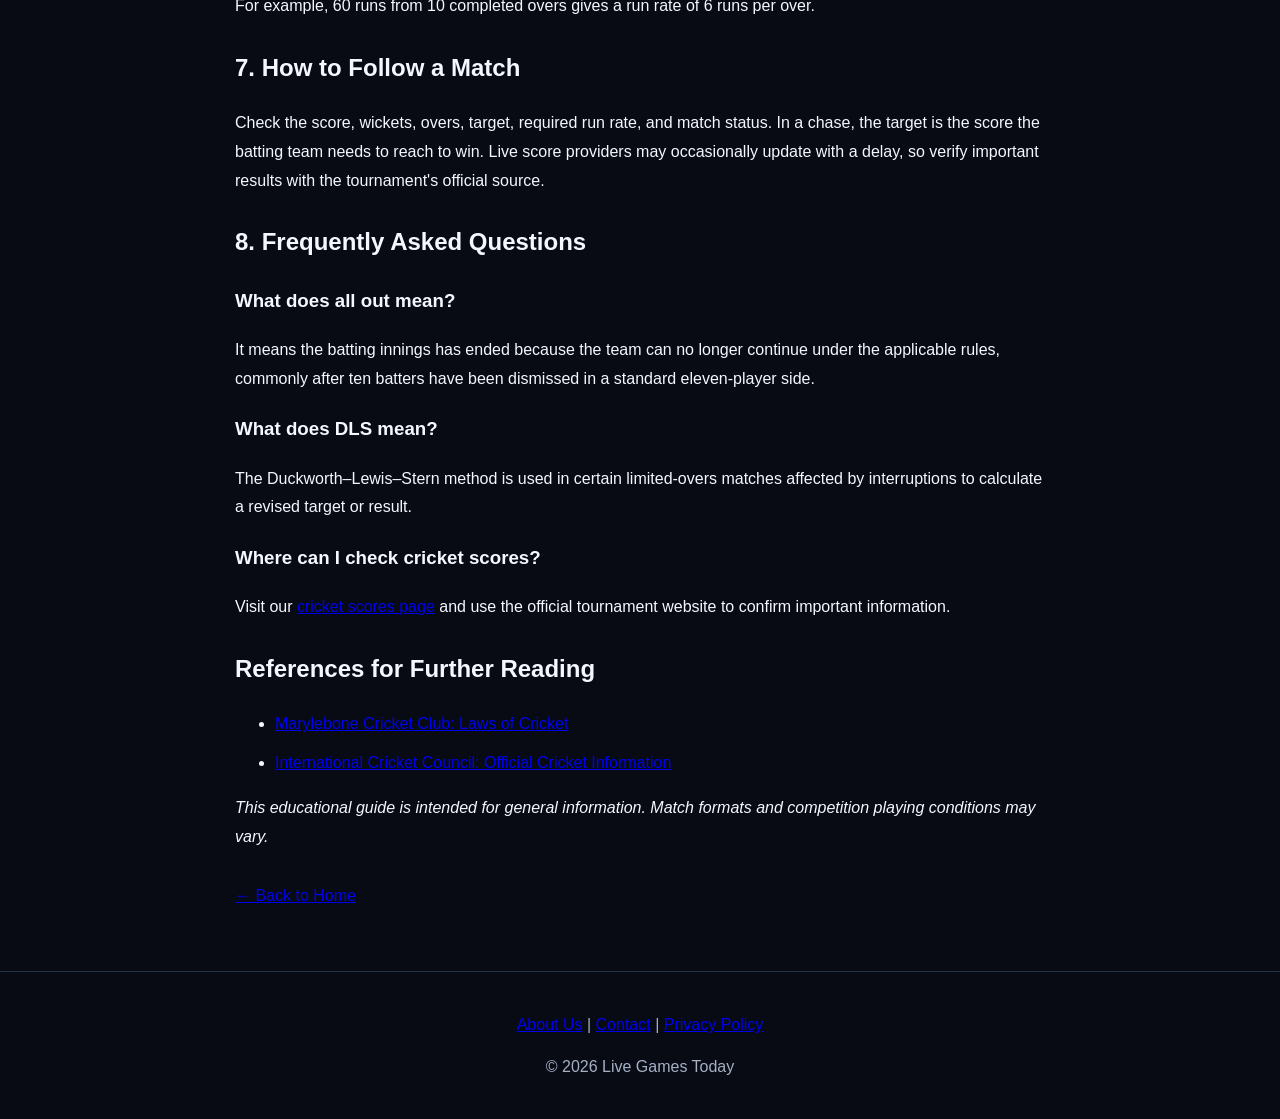
<file: cricket-guide.html>
<!DOCTYPE html>
<html lang="en">
<head>
  <meta charset="UTF-8">
  <meta name="viewport" content="width=device-width, initial-scale=1.0">
  <meta name="description" content="Learn cricket rules, runs, wickets, overs, innings, and how to understand a cricket scorecard.">
  <title>Cricket Rules and Scoring Guide | Live Games Today</title>
  <link rel="stylesheet" href="style.css">
  <style>
    .article { max-width: 850px; margin: 25px auto; padding: 20px; line-height: 1.8; }
    .article h2 { margin-top: 25px; }
    .article a { overflow-wrap: anywhere; }
    .article li { margin-bottom: 10px; }
    .back-link { display: inline-block; margin: 15px 0; }
  </style>
  <link rel="canonical" href="https://bxdevil55-coder.github.io/live-games-today/cricket-guide.html
<meta property="og:type" content="website">
<meta property="og:title" content="Cricket Rules and Scoring Guide | Live Games Today">
<meta property="og:description" content="Learn cricket rules, runs, wickets, overs, innings, and how to understand a cricket scorecard.">
<meta property="og:url" content="https://bxdevil55-coder.github.io/live-games-today/cricket-guide.html">
<meta name="twitter:card" content="summary">">
</head>
<body>
  <header>
    <div class="site-name">Live Games Today</div>
    <p>Cricket Learning Center</p>
    <nav>
      <a href="index.html">Home</a> |
      <a href="cricket.html">Cricket Scores</a> |
      <a href="football-guide.html">Football Guide</a> |
      <a href="news.html">News</a>
    </nav>
  </header>

  <main class="article">
    <h1>Cricket Rules and Scoring: A Beginner's Guide</h1>
    <p>Cricket is a bat-and-ball sport played between two teams. In the common format, one team bats to score runs while the other team bowls and fields to restrict runs and dismiss batters.</p>

    <h2>1. What Is an Over?</h2>
    <p>An over normally consists of six legal deliveries bowled by one bowler. Certain illegal deliveries, such as wides and no-balls, do not count toward the six legal deliveries. The exact rules depend on the format and playing conditions.</p>

    <h2>2. How Are Runs Scored?</h2>
    <ul>
      <li><strong>Running between wickets:</strong> Batters may score runs by completing runs between the wickets.</li>
      <li><strong>Four:</strong> Normally awarded when the ball reaches the boundary after touching the ground, subject to the Laws.</li>
      <li><strong>Six:</strong> Normally awarded when the batter hits the ball over the boundary without it first touching the ground.</li>
      <li><strong>Extras:</strong> Runs may be awarded for wides, no-balls, byes, and leg-byes, according to the rules.</li>
    </ul>

    <h2>3. What Is a Wicket?</h2>
    <p>In cricket, the word wicket can refer to the stumps and bails, the pitch in some contexts, or the dismissal of a batter. Scorecards commonly use wickets to show how many batters have been dismissed.</p>
    <p>Common ways a batter may be dismissed include bowled, caught, leg before wicket (LBW), run out, and stumped. Each dismissal has specific conditions in the Laws of Cricket.</p>

    <h2>4. Understanding a Cricket Score</h2>
    <p>A score such as 150/4 means the team has scored 150 runs and lost four wickets. The overs figure shows how many overs have been completed and how many legal balls have been bowled in the current over.</p>
    <p>For example, 19.3 overs means 19 completed overs plus three legal balls in the next over. It does not mean 19.3 decimal overs.</p>

    <h2>5. Main Cricket Formats</h2>
    <ul>
      <li><strong>Test cricket:</strong> Usually scheduled over up to five days, with each team generally having two innings.</li>
      <li><strong>One Day International (ODI):</strong> Normally limited to 50 overs per team, subject to playing conditions.</li>
      <li><strong>Twenty20 (T20):</strong> Normally limited to 20 overs per team, subject to playing conditions.</li>
    </ul>

    <h2>6. What Is a Run Rate?</h2>
    <p>The run rate is the average runs scored per over. It is calculated by dividing the runs scored by the number of overs faced, using the actual number of legal balls when calculating partial overs.</p>
    <p>For example, 60 runs from 10 completed overs gives a run rate of 6 runs per over.</p>

    <h2>7. How to Follow a Match</h2>
    <p>Check the score, wickets, overs, target, required run rate, and match status. In a chase, the target is the score the batting team needs to reach to win. Live score providers may occasionally update with a delay, so verify important results with the tournament's official source.</p>

    <h2>8. Frequently Asked Questions</h2>
    <h3>What does all out mean?</h3>
    <p>It means the batting innings has ended because the team can no longer continue under the applicable rules, commonly after ten batters have been dismissed in a standard eleven-player side.</p>

    <h3>What does DLS mean?</h3>
    <p>The Duckworth–Lewis–Stern method is used in certain limited-overs matches affected by interruptions to calculate a revised target or result.</p>

    <h3>Where can I check cricket scores?</h3>
    <p>Visit our <a href="cricket.html">cricket scores page</a> and use the official tournament website to confirm important information.</p>

    <h2>References for Further Reading</h2>
    <ul>
      <li><a href="https://www.lords.org/mcc/the-laws-of-cricket">Marylebone Cricket Club: Laws of Cricket</a></li>
      <li><a href="https://www.icc-cricket.com/">International Cricket Council: Official Cricket Information</a></li>
    </ul>

    <p><em>This educational guide is intended for general information. Match formats and competition playing conditions may vary.</em></p>
    <a class="back-link" href="index.html">← Back to Home</a>
  </main>

  <footer>
    <p><a href="about.html">About Us</a> |
    <a href="contact.html">Contact</a> |
    <a href="privacy.html">Privacy Policy</a></p>
    <p>© 2026 Live Games Today</p>
  </footer>
</body>
</html>
</file>
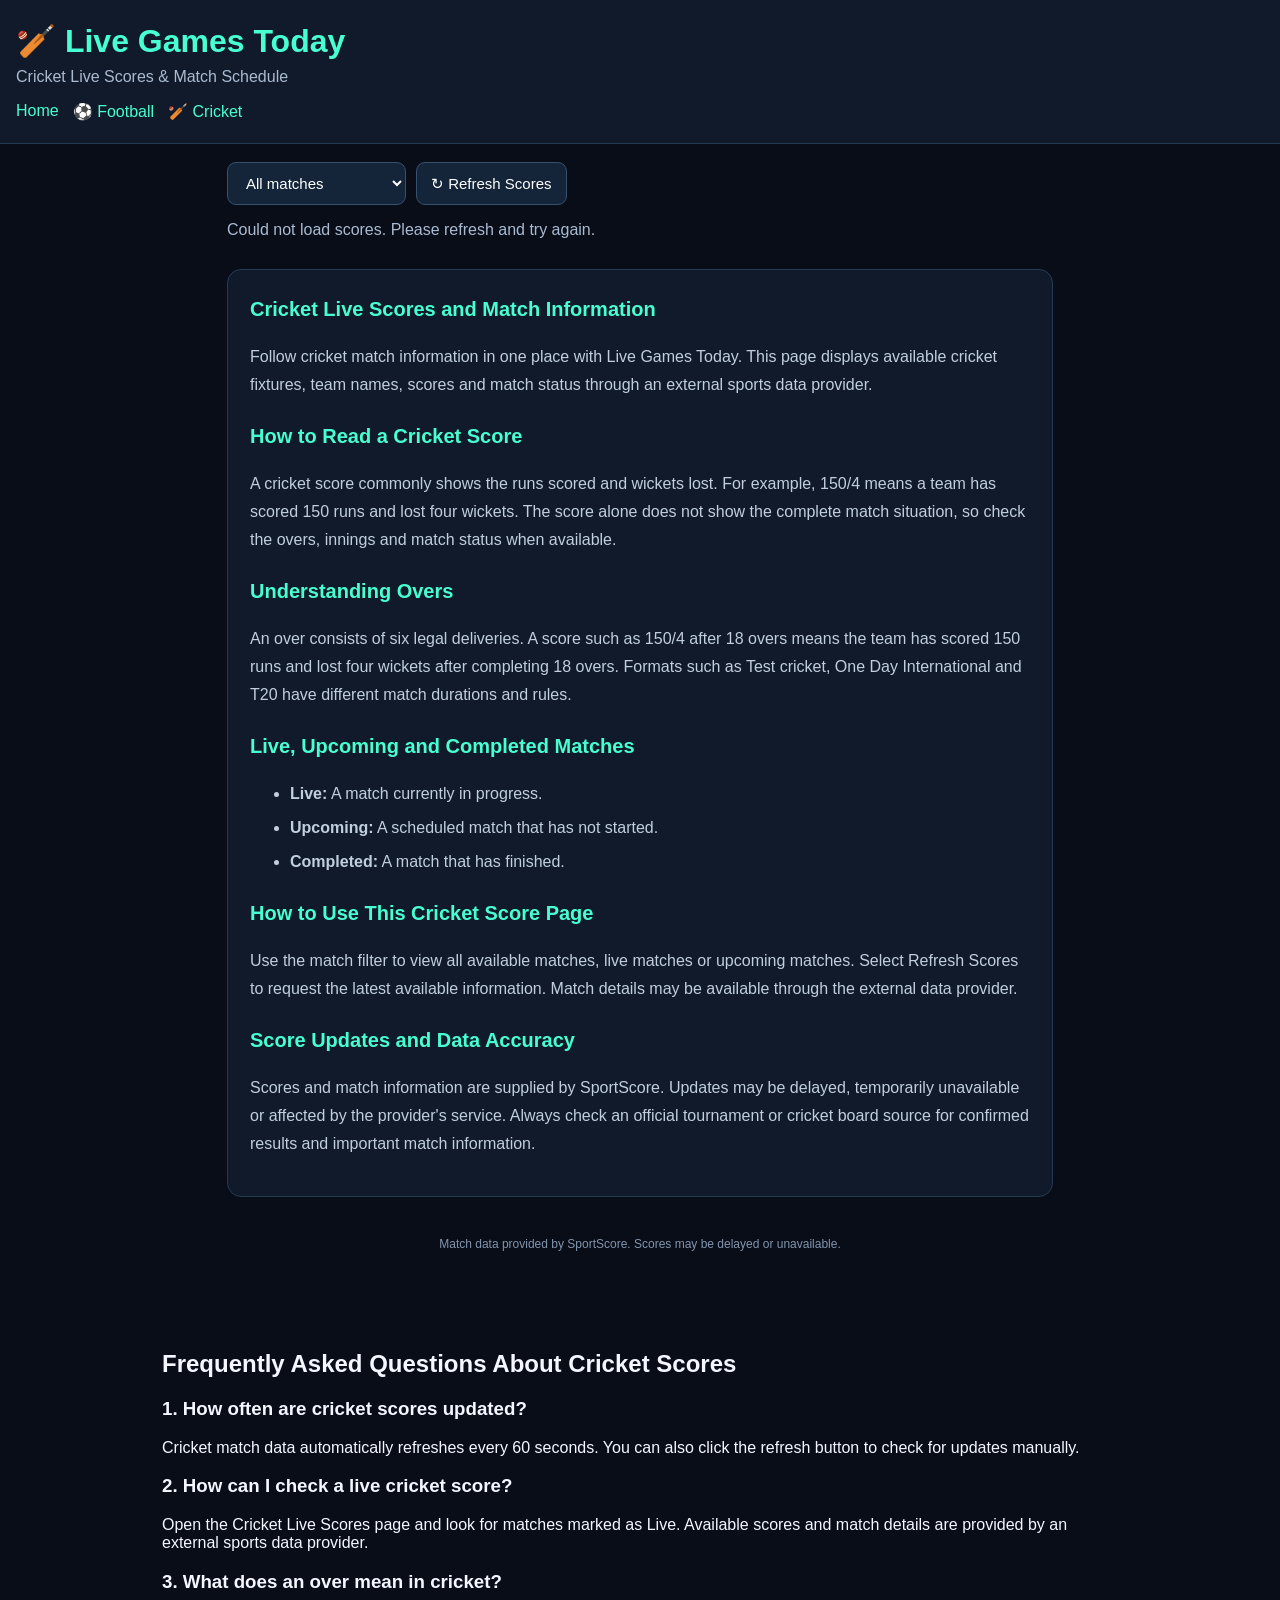
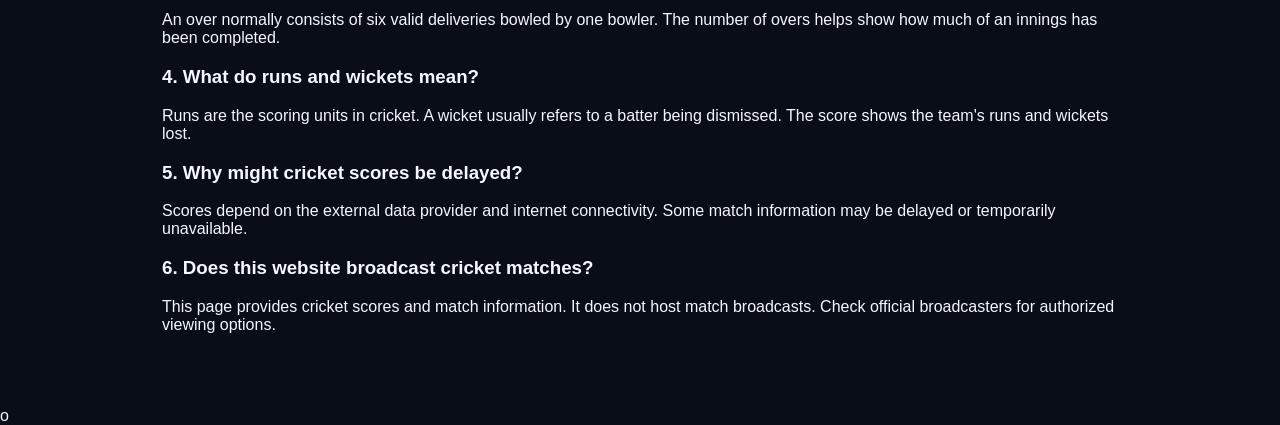
<file: cricket.html>
<!DOCTYPE html>
<html lang="en">
<head>
  <meta charset="UTF-8">
  <meta name="viewport" content="width=device-width, initial-scale=1">
  <meta name="description" content="Follow cricket live scores, match updates and cricket information on Live Games Today.">
  <title>Cricket Live Scores | Live Games Today</title>
  <style>
    * { box-sizing: border-box; }
    body {
      margin: 0;
      font-family: Arial, sans-serif;
      background: #080d18;
      color: #f4f7ff;
    }
    header {
      padding: 22px 16px;
      background: #101a2b;
      border-bottom: 1px solid #253b55;
    }
    header h1 { margin: 0 0 8px; color: #47ffd0; }
    header p { margin: 0; color: #aabbd1; }
    nav { margin-top: 16px; display: flex; gap: 14px; flex-wrap: wrap; }
    a { color: #47ffd0; text-decoration: none; }
    main { max-width: 850px; margin: auto; padding: 18px 12px; }
    .toolbar { display: flex; gap: 10px; flex-wrap: wrap; margin-bottom: 16px; }
    button, select {
      background: #14253a;
      color: white;
      border: 1px solid #36516e;
      padding: 11px 14px;
      border-radius: 9px;
      font-size: 15px;
    }
    button { cursor: pointer; }
    button:hover { border-color: #47ffd0; }
    #message { color: #aabbd1; margin: 12px 0; }
    .match {
      background: #101a2b;
      border: 1px solid #253b55;
      border-radius: 14px;
      padding: 16px;
      margin-bottom: 13px;
    }
    .league { color: #47ffd0; font-size: 13px; margin-bottom: 12px; }
    .teams { display: grid; grid-template-columns: 1fr auto 1fr; gap: 12px; align-items: center; }
    .team { font-weight: bold; overflow-wrap: anywhere; }
    .team:last-child { text-align: right; }
    .score { font-size: 18px; font-weight: bold; text-align: center; }
    .status { color: #ffd166; font-size: 13px; margin-top: 13px; }
    .time { color: #aabbd1; font-size: 12px; margin-top: 7px; }
    .details { display: inline-block; margin-top: 12px; font-size: 13px; }
    footer { text-align: center; padding: 22px; color: #8295ad; font-size: 12px; }

.editorial-content {
  margin-top: 30px;
  padding: 22px;
  background: #101a2b;
  border: 1px solid #253b55;
  border-radius: 14px;
  line-height: 1.75;
  color: #dce6f5;
}
.editorial-content h2 {
  color: #47ffd0;
  font-size: 20px;
  margin: 20px 0 8px;
}
.editorial-content h2:first-child { margin-top: 0; }
.editorial-content p, .editorial-content li { color: #c1cede; }
.editorial-content li { margin: 6px 0; }

</style>
  <link rel="canonical" href="https://bxdevil55-coder.github.io/live-games-today/cricket.html">
<meta property="og:type" content="website">
<meta property="og:title" content="Cricket Live Scores | Live Games Today">
<meta property="og:description" content="Follow cricket live scores, match updates and cricket information on Live Games Today.">
<meta property="og:url" content="https://bxdevil55-coder.github.io/live-games-today/cricket.html">
<meta name="twitter:card" content="summary">
</head>
<body>
  <header>
    <h1>🏏 Live Games Today</h1>
    <p>Cricket Live Scores & Match Schedule</p>
    <nav>
      <a href="index.html">Home</a>
      <a href="schedule.html">⚽ Football</a>
      <a href="cricket.html">🏏 Cricket</a>
    </nav>
  </header>

  <main>
    <div class="toolbar">
      <select id="filter" aria-label="Filter matches">
        <option value="all">All matches</option>
        <option value="live">Live matches</option>
        <option value="upcoming">Upcoming matches</option>
      </select>
      <button id="refresh">↻ Refresh Scores</button>
    </div>

    <p id="message">Loading cricket matches...</p>
    <section id="matches"></section>

<section class="editorial-content">
  <h2>Cricket Live Scores and Match Information</h2>
  <p>Follow cricket match information in one place with Live Games Today. This page displays available cricket fixtures, team names, scores and match status through an external sports data provider.</p>

  <h2>How to Read a Cricket Score</h2>
  <p>A cricket score commonly shows the runs scored and wickets lost. For example, 150/4 means a team has scored 150 runs and lost four wickets. The score alone does not show the complete match situation, so check the overs, innings and match status when available.</p>

  <h2>Understanding Overs</h2>
  <p>An over consists of six legal deliveries. A score such as 150/4 after 18 overs means the team has scored 150 runs and lost four wickets after completing 18 overs. Formats such as Test cricket, One Day International and T20 have different match durations and rules.</p>

  <h2>Live, Upcoming and Completed Matches</h2>
  <ul>
    <li><strong>Live:</strong> A match currently in progress.</li>
    <li><strong>Upcoming:</strong> A scheduled match that has not started.</li>
    <li><strong>Completed:</strong> A match that has finished.</li>
  </ul>

  <h2>How to Use This Cricket Score Page</h2>
  <p>Use the match filter to view all available matches, live matches or upcoming matches. Select Refresh Scores to request the latest available information. Match details may be available through the external data provider.</p>

  <h2>Score Updates and Data Accuracy</h2>
  <p>Scores and match information are supplied by SportScore. Updates may be delayed, temporarily unavailable or affected by the provider's service. Always check an official tournament or cricket board source for confirmed results and important match information.</p>
</section>

</main>

  <footer>Match data provided by SportScore. Scores may be delayed or unavailable.</footer>

  <script>
    const API = "https://sportscore.com/api/widget/matches/?sport=cricket&limit=50&src=live-games-today";
    const matchesBox = document.getElementById("matches");
    const message = document.getElementById("message");
    const filter = document.getElementById("filter");
    let matches = [];

    function safe(value) {
      return String(value ?? "").replace(/[&<>"']/g, c => ({
        "&": "&amp;", "<": "&lt;", ">": "&gt;",
        '"': "&quot;", "'": "&#39;"
      })[c]);
    }

    function score(value) {
      return value === null || value === undefined || value === ""
        ? "—" : safe(value);
    }

    function showMatches() {
      const selected = filter.value;
      const visible = matches.filter(m =>
        selected === "all" || m.status === selected
      );

      message.textContent = `${visible.length} matches shown · Data refreshes every 60 seconds`;

      if (!visible.length) {
        matchesBox.innerHTML = '<p>No matches found for this filter.</p>';
        return;
      }

      matchesBox.innerHTML = visible.map(m => {
        const homeScore = score(m.home_score);
        const awayScore = score(m.away_score);
        const hasScore = homeScore !== "—" && awayScore !== "—"
          && homeScore !== "-" && awayScore !== "-";
        const matchUrl = m.url && m.url.startsWith("/cricket/")
          ? "https://sportscore.com" + m.url : "";

        let time = "Time unavailable";
        if (m.time) {
          const date = new Date(m.time);
          if (!Number.isNaN(date.getTime())) {
            time = date.toLocaleString("en-NP", {
              timeZone: "Asia/Kathmandu",
              dateStyle: "medium",
              timeStyle: "short"
            }) + " (Nepal time)";
          }
        }

        return `
          <article class="match">
            <div class="league">${safe(m.competition || "Cricket")}</div>
            <div class="teams">
              <div class="team">${safe(m.home || "Home")}</div>
              <div class="score">${hasScore ? homeScore + " - " + awayScore : "vs"}</div>
              <div class="team">${safe(m.away || "Away")}</div>
            </div>
            <div class="status">${safe(m.status_text || m.status || "Status unavailable")}</div>
            <div class="time">${safe(time)}</div>
            ${matchUrl ? `<a class="details" href="${matchUrl}" target="_blank" rel="noopener">Match details ↗</a>` : ""}
          </article>`;
      }).join("");
    }

    async function loadMatches() {
      message.textContent = "Loading cricket scores...";
      document.getElementById("refresh").disabled = true;

      try {
        const response = await fetch(API, { cache: "no-store" });
        if (!response.ok) throw new Error("HTTP " + response.status);

        const data = await response.json();
        if (!Array.isArray(data.matches)) {
          throw new Error("Cricket match data was not returned.");
        }

        matches = data.matches;
        showMatches();
      } catch (error) {
        message.textContent = "Could not load scores. Please refresh and try again.";
        matchesBox.innerHTML = "";
      } finally {
        document.getElementById("refresh").disabled = false;
      }
    }

    document.getElementById("refresh").addEventListener("click", loadMatches);
    filter.addEventListener("change", showMatches);
    loadMatches();
    setInterval(loadMatches, 60000);
  </script>

<section class="cricket-faq" style="max-width:1000px;margin:35px auto;padding:22px;color:inherit;">
  <h2>Frequently Asked Questions About Cricket Scores</h2>

  <h3>1. How often are cricket scores updated?</h3>
  <p>Cricket match data automatically refreshes every 60 seconds. You can also click the refresh button to check for updates manually.</p>

  <h3>2. How can I check a live cricket score?</h3>
  <p>Open the Cricket Live Scores page and look for matches marked as Live. Available scores and match details are provided by an external sports data provider.</p>

  <h3>3. What does an over mean in cricket?</h3>
  <p>An over normally consists of six valid deliveries bowled by one bowler. The number of overs helps show how much of an innings has been completed.</p>

  <h3>4. What do runs and wickets mean?</h3>
  <p>Runs are the scoring units in cricket. A wicket usually refers to a batter being dismissed. The score shows the team's runs and wickets lost.</p>

  <h3>5. Why might cricket scores be delayed?</h3>
  <p>Scores depend on the external data provider and internet connectivity. Some match information may be delayed or temporarily unavailable.</p>

  <h3>6. Does this website broadcast cricket matches?</h3>
  <p>This page provides cricket scores and match information. It does not host match broadcasts. Check official broadcasters for authorized viewing options.</p>
</section>

</body>
</html>
o
</file>
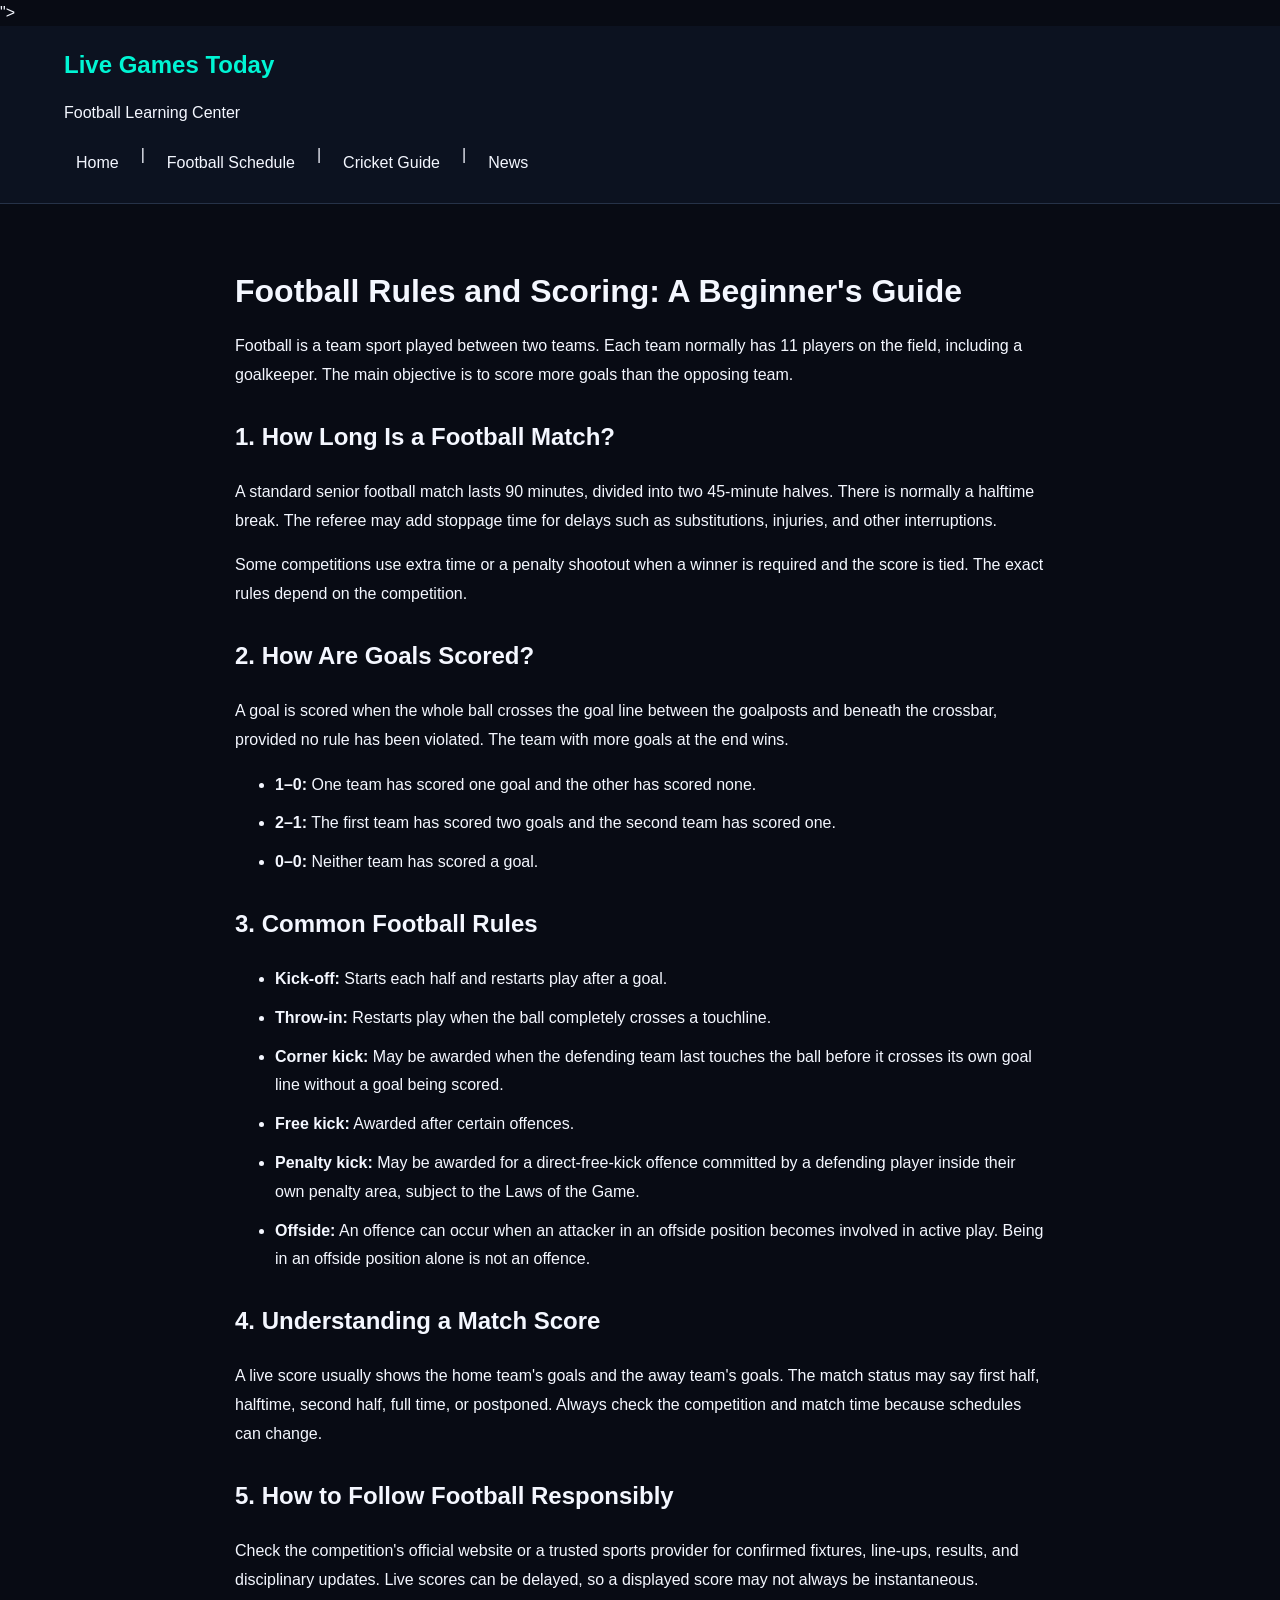
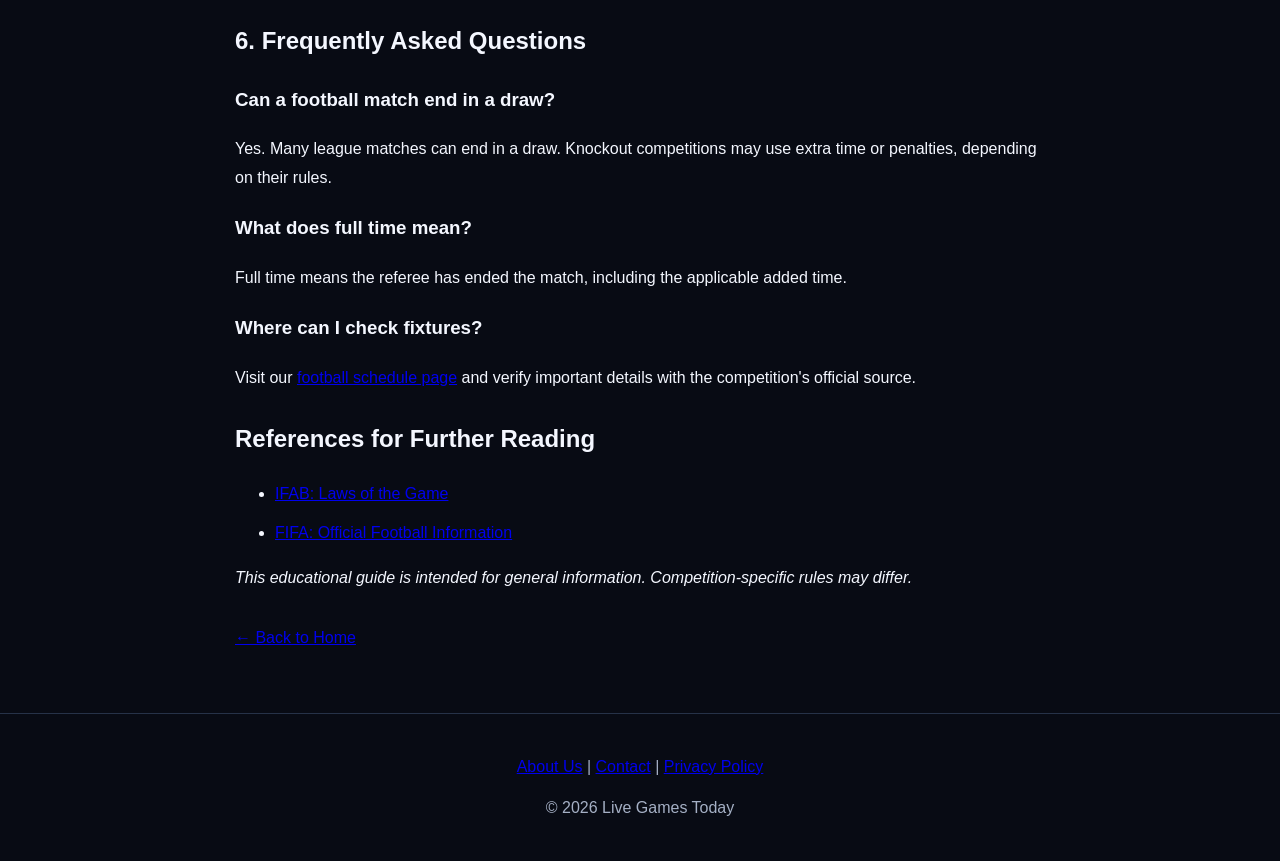
<file: football-guide.html>
<!DOCTYPE html>
<html lang="en">
<head>
  <meta charset="UTF-8">
  <meta name="viewport" content="width=device-width, initial-scale=1.0">
  <meta name="description" content="Learn the basic rules of football, scoring, match duration, and how to understand a football match.">
  <title>Football Rules and Scoring Guide | Live Games Today</title>
  <link rel="stylesheet" href="style.css">
  <style>
    .article { max-width: 850px; margin: 25px auto; padding: 20px; line-height: 1.8; }
    .article h2 { margin-top: 25px; }
    .article a { overflow-wrap: anywhere; }
    .article li { margin-bottom: 10px; }
    .back-link { display: inline-block; margin: 15px 0; }
  </style>
  <link rel="canonical" href="https://bxdevil55-coder.github.io/live-games-today/football-guide.html
<meta property="og:type" content="website">
<meta property="og:title" content="Football Rules and Scoring Guide | Live Games Today">
<meta property="og:description" content="Learn the basic rules of football, scoring, match duration, and how to understand a football match.">
<meta property="og:url" content="https://bxdevil55-coder.github.io/live-games-today/football-guide.html">
<meta name="twitter:card" content="summary">">
</head>
<body>
  <header>
    <div class="site-name">Live Games Today</div>
    <p>Football Learning Center</p>
    <nav>
      <a href="index.html">Home</a> |
      <a href="schedule.html">Football Schedule</a> |
      <a href="cricket-guide.html">Cricket Guide</a> |
      <a href="news.html">News</a>
    </nav>
  </header>

  <main class="article">
    <h1>Football Rules and Scoring: A Beginner's Guide</h1>
    <p>Football is a team sport played between two teams. Each team normally has 11 players on the field, including a goalkeeper. The main objective is to score more goals than the opposing team.</p>

    <h2>1. How Long Is a Football Match?</h2>
    <p>A standard senior football match lasts 90 minutes, divided into two 45-minute halves. There is normally a halftime break. The referee may add stoppage time for delays such as substitutions, injuries, and other interruptions.</p>
    <p>Some competitions use extra time or a penalty shootout when a winner is required and the score is tied. The exact rules depend on the competition.</p>

    <h2>2. How Are Goals Scored?</h2>
    <p>A goal is scored when the whole ball crosses the goal line between the goalposts and beneath the crossbar, provided no rule has been violated. The team with more goals at the end wins.</p>
    <ul>
      <li><strong>1–0:</strong> One team has scored one goal and the other has scored none.</li>
      <li><strong>2–1:</strong> The first team has scored two goals and the second team has scored one.</li>
      <li><strong>0–0:</strong> Neither team has scored a goal.</li>
    </ul>

    <h2>3. Common Football Rules</h2>
    <ul>
      <li><strong>Kick-off:</strong> Starts each half and restarts play after a goal.</li>
      <li><strong>Throw-in:</strong> Restarts play when the ball completely crosses a touchline.</li>
      <li><strong>Corner kick:</strong> May be awarded when the defending team last touches the ball before it crosses its own goal line without a goal being scored.</li>
      <li><strong>Free kick:</strong> Awarded after certain offences.</li>
      <li><strong>Penalty kick:</strong> May be awarded for a direct-free-kick offence committed by a defending player inside their own penalty area, subject to the Laws of the Game.</li>
      <li><strong>Offside:</strong> An offence can occur when an attacker in an offside position becomes involved in active play. Being in an offside position alone is not an offence.</li>
    </ul>

    <h2>4. Understanding a Match Score</h2>
    <p>A live score usually shows the home team's goals and the away team's goals. The match status may say first half, halftime, second half, full time, or postponed. Always check the competition and match time because schedules can change.</p>

    <h2>5. How to Follow Football Responsibly</h2>
    <p>Check the competition's official website or a trusted sports provider for confirmed fixtures, line-ups, results, and disciplinary updates. Live scores can be delayed, so a displayed score may not always be instantaneous.</p>

    <h2>6. Frequently Asked Questions</h2>
    <h3>Can a football match end in a draw?</h3>
    <p>Yes. Many league matches can end in a draw. Knockout competitions may use extra time or penalties, depending on their rules.</p>

    <h3>What does full time mean?</h3>
    <p>Full time means the referee has ended the match, including the applicable added time.</p>

    <h3>Where can I check fixtures?</h3>
    <p>Visit our <a href="schedule.html">football schedule page</a> and verify important details with the competition's official source.</p>

    <h2>References for Further Reading</h2>
    <ul>
      <li><a href="https://www.theifab.com/laws/latest/">IFAB: Laws of the Game</a></li>
      <li><a href="https://www.fifa.com/">FIFA: Official Football Information</a></li>
    </ul>

    <p><em>This educational guide is intended for general information. Competition-specific rules may differ.</em></p>
    <a class="back-link" href="index.html">← Back to Home</a>
  </main>

  <footer>
    <p><a href="about.html">About Us</a> |
    <a href="contact.html">Contact</a> |
    <a href="privacy.html">Privacy Policy</a></p>
    <p>© 2026 Live Games Today</p>
  </footer>
</body>
</html>
</file>
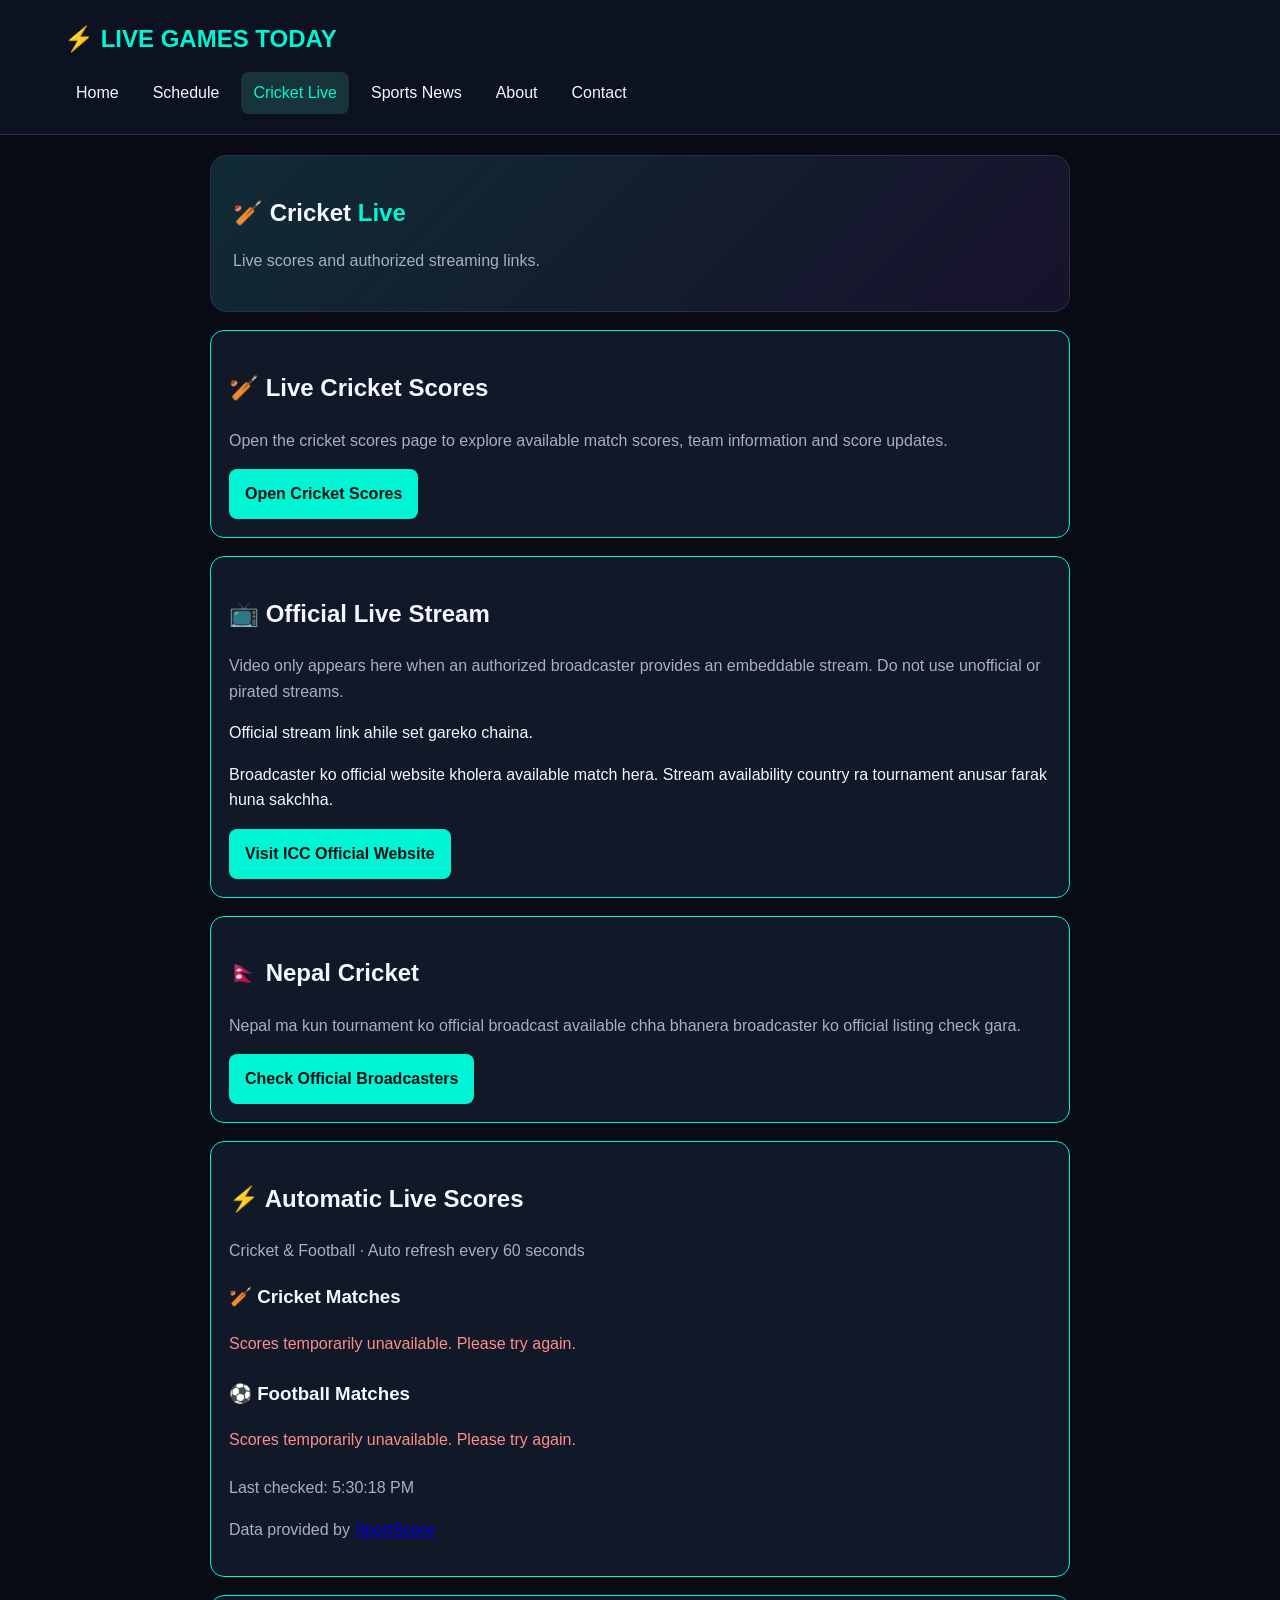
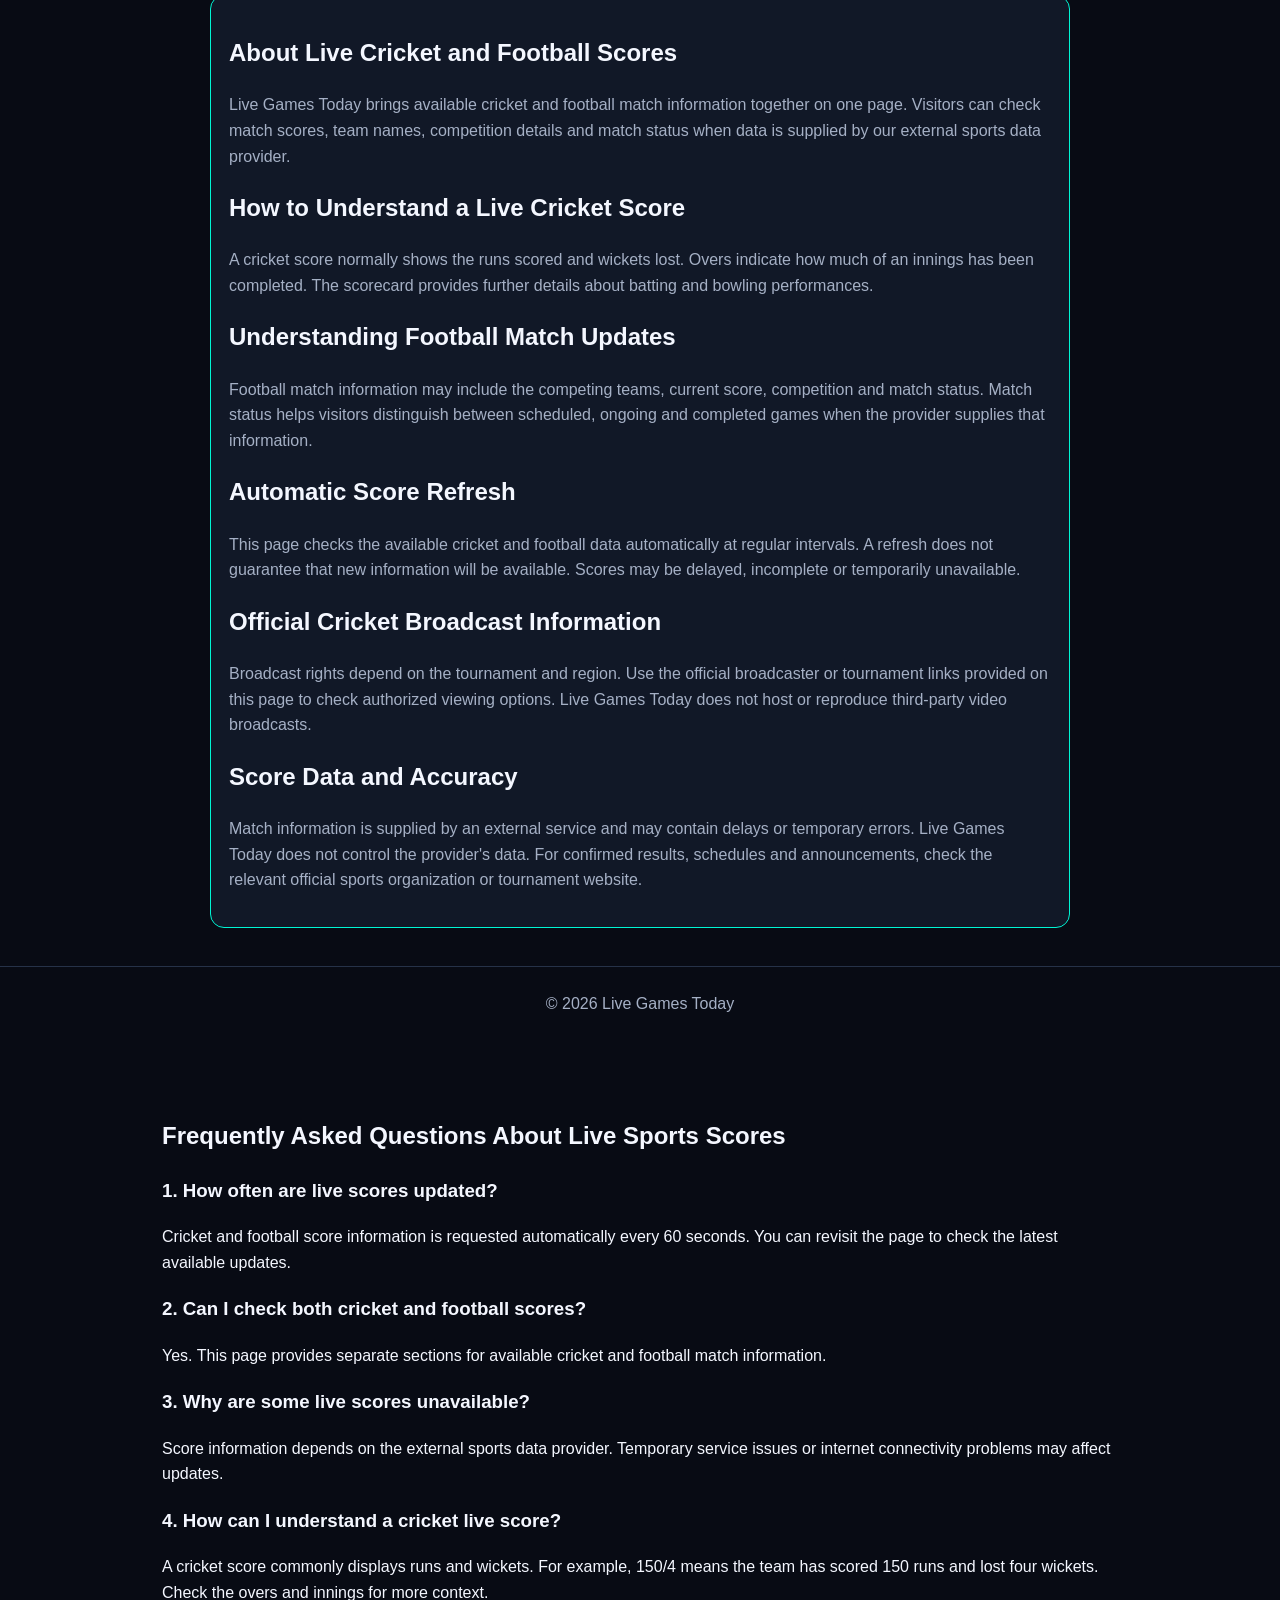
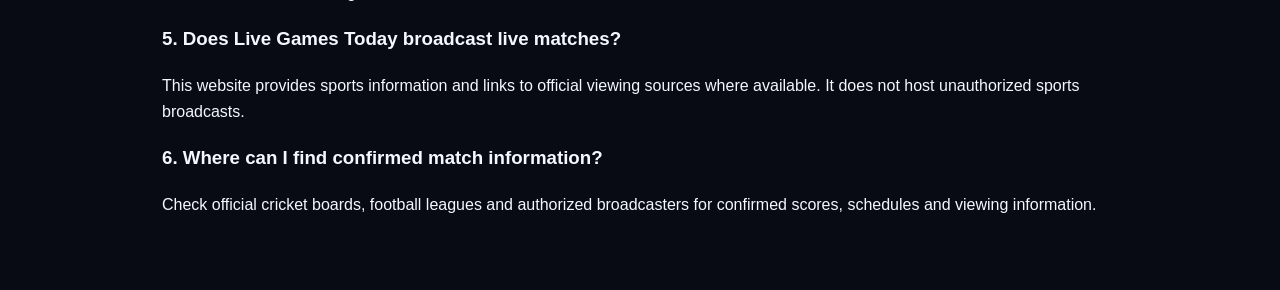
<file: live.html>
<!DOCTYPE html>
<html lang="en">
<head>
<meta charset="UTF-8">
<meta name="viewport" content="width=device-width, initial-scale=1">
<meta name="description" content="Cricket live scores and links to authorized live streams.">
<title>Cricket Live | Live Games Today</title>
<link rel="stylesheet" href="style.css">
<style>
.live-wrap { max-width: 900px; margin: auto; padding: 20px; }
.panel {
  background: #111827; border: 1px solid #00f5d4;
  border-radius: 14px; padding: 18px; margin: 18px 0;
}
.video-frame {
  width: 100%; aspect-ratio: 16 / 9; border: 0;
  border-radius: 10px; background: #050b16;
}
.stream-link {
  display: inline-block; padding: 12px 16px;
  border-radius: 8px; background: #00f5d4;
  color: #071014; font-weight: bold; text-decoration: none;
}
.muted { color: #a5b0c5; }
</style>
  <link rel="canonical" href="https://bxdevil55-coder.github.io/live-games-today/live.html">
  <meta property="og:type" content="website">
  <meta property="og:title" content="Cricket & Football Live Scores | Live Games Today">
  <meta property="og:description" content="Check available cricket and football scores, match status and official sports viewing links.">
  <meta property="og:url" content="https://bxdevil55-coder.github.io/live-games-today/live.html">
  <meta property="og:site_name" content="Live Games Today">
  <meta name="twitter:card" content="summary">
  <meta name="twitter:title" content="Cricket & Football Live Scores | Live Games Today">
  <meta name="twitter:description" content="Explore available cricket and football scores and official viewing information.">
</head>
<body>
<header>
<a class="logo" href="index.html">⚡ LIVE GAMES TODAY</a>
<nav>
<a href="index.html">Home</a>
<a href="schedule.html">Schedule</a>
<a class="active" href="live.html">Cricket Live</a>
<a href="news.html">Sports News</a>
<a href="about.html">About</a>
<a href="contact.html">Contact</a>
</nav>
</header>

<main class="live-wrap">
<section class="hero">
<h1>🏏 Cricket <span>Live</span></h1>
<p class="muted">Live scores and authorized streaming links.</p>
</section>

<section class="panel">
<h2>🏏 Live Cricket Scores</h2>
<p class="muted">Open the cricket scores page to explore available match scores, team information and score updates.</p>
<a class="stream-link" href="schedule.html">Open Cricket Scores</a>
</section>

<section class="panel">
<h2>📺 Official Live Stream</h2>
<p class="muted">
Video only appears here when an authorized broadcaster provides
an embeddable stream. Do not use unofficial or pirated streams.
</p>

<div id="videoArea">
<p>Official stream link ahile set gareko chaina.</p>
<p>
Broadcaster ko official website kholera available match hera.
Stream availability country ra tournament anusar farak huna sakchha.
</p>
<a class="stream-link"
   href="https://www.icc-cricket.com/"
   target="_blank"
   rel="noopener noreferrer">
Visit ICC Official Website
</a>
</div>
</section>

<section class="panel">
<h2>🇳🇵 Nepal Cricket</h2>
<p class="muted">
Nepal ma kun tournament ko official broadcast available chha
bhanera broadcaster ko official listing check gara.
</p>
<a class="stream-link"
   href="https://www.icc-cricket.com/tournaments/mens-t20-world-cup-2026/official-broadcasters"
   target="_blank"
   rel="noopener noreferrer">
Check Official Broadcasters
</a>
</section>

<section class="panel" id="automatic-live-scores">
  <h2>⚡ Automatic Live Scores</h2>
  <p class="muted">Cricket & Football · Auto refresh every 60 seconds</p>

  <h3>🏏 Cricket Matches</h3>
  <div id="cricket-scores" class="score-list">Loading Cricket...</div>

  <h3>⚽ Football Matches</h3>
  <div id="football-scores" class="score-list">Loading Football...</div>

  <p class="muted" id="score-updated">Loading scores...</p>
  <p class="muted">
    Data provided by
    <a href="https://sportscore.com/" target="_blank"
       rel="noopener noreferrer">SportScore</a>
  </p>
</section>


<section class="panel" id="live-score-guide">
  <h2>About Live Cricket and Football Scores</h2>
  <p class="muted">
    Live Games Today brings available cricket and football match
    information together on one page. Visitors can check match scores,
    team names, competition details and match status when data is
    supplied by our external sports data provider.
  </p>

  <h2>How to Understand a Live Cricket Score</h2>
  <p class="muted">
    A cricket score normally shows the runs scored and wickets lost.
    Overs indicate how much of an innings has been completed.
    The scorecard provides further details about batting and bowling
    performances.
  </p>

  <h2>Understanding Football Match Updates</h2>
  <p class="muted">
    Football match information may include the competing teams,
    current score, competition and match status. Match status helps
    visitors distinguish between scheduled, ongoing and completed
    games when the provider supplies that information.
  </p>

  <h2>Automatic Score Refresh</h2>
  <p class="muted">
    This page checks the available cricket and football data
    automatically at regular intervals. A refresh does not guarantee
    that new information will be available. Scores may be delayed,
    incomplete or temporarily unavailable.
  </p>

  <h2>Official Cricket Broadcast Information</h2>
  <p class="muted">
    Broadcast rights depend on the tournament and region. Use the
    official broadcaster or tournament links provided on this page
    to check authorized viewing options. Live Games Today does not
    host or reproduce third-party video broadcasts.
  </p>

  <h2>Score Data and Accuracy</h2>
  <p class="muted">
    Match information is supplied by an external service and may
    contain delays or temporary errors. Live Games Today does not
    control the provider's data. For confirmed results, schedules
    and announcements, check the relevant official sports
    organization or tournament website.
  </p>
</section>

</main>

<footer>© 2026 Live Games Today</footer>
<style>
.score-list { display:grid; gap:12px; margin:12px 0 22px; }
.score-card {
  background:#080f1d; border:1px solid #263248;
  border-radius:10px; padding:14px;
}
.score-card p { margin:5px 0; }
.score-status { color:#00f5d4; font-weight:bold; }
.score-teams { font-weight:bold; }
.score-error { color:#ff8b8b; }
</style>

<script>
const scoreEndpoints = {
  cricket: "https://sportscore.com/api/widget/matches/?sport=cricket&limit=20",
  football: "https://sportscore.com/api/widget/matches/?sport=football&limit=20"
};

async function loadSportScores(sport) {
  const container = document.getElementById(sport + "-scores");
  container.textContent = "Loading...";

  try {
    const response = await fetch(scoreEndpoints[sport]);
    if (!response.ok) throw new Error("HTTP " + response.status);

    const data = await response.json();
    container.replaceChildren();

    if (!Array.isArray(data.matches) || data.matches.length === 0) {
      container.textContent = "No matches available right now.";
      return;
    }

    const matches = [...data.matches];

    if (sport === "cricket") {
      matches.sort((a, b) => {
        const aNpl = /NPL|Nepal Premier League/i.test(a.competition || "");
        const bNpl = /NPL|Nepal Premier League/i.test(b.competition || "");
        return Number(bNpl) - Number(aNpl);
      });
    }

    matches.slice(0, 5).forEach(match => {
      const card = document.createElement("div");
      card.className = "score-card";

      const competition = document.createElement("p");
      competition.className = "muted";
      competition.textContent = match.competition || "Sports Match";

      const teams = document.createElement("p");
      teams.className = "score-teams";
      teams.textContent =
        (match.home || "Team A") + "  " +
        (match.home_score ?? "-") + " : " +
        (match.away_score ?? "-") + "  " +
        (match.away || "Team B");

      const status = document.createElement("p");
      status.className = "score-status";
      const rawStatus = match.status_text || match.status || "";
      const cleanStatus = rawStatus.trim();

      if (!cleanStatus || /abnormal|unavailable/i.test(cleanStatus)) {
        status.textContent = "Match status unavailable";
      } else if (/1st innings|2nd innings/i.test(cleanStatus)) {
        status.textContent = "Innings in progress";
      } else if (/cut in half/i.test(cleanStatus)) {
        status.textContent = "Match status unclear";
      } else if (/finished|complete|ended/i.test(cleanStatus)) {
        status.textContent = "Finished";
      } else if (/not started|scheduled|upcoming/i.test(cleanStatus)) {
        status.textContent = "Upcoming";
      } else {
        status.textContent = cleanStatus;
      }

      const time = document.createElement("p");
      time.className = "muted";
      if (match.time) {
        const date = new Date(match.time);
        time.textContent = isNaN(date) ? "" :
          date.toLocaleString("en-NP", {dateStyle:"medium", timeStyle:"short"});
      }

      card.append(competition, teams, status, time);
      container.appendChild(card);
    });
  } catch (error) {
    container.textContent = "Scores temporarily unavailable. Please try again.";
    container.classList.add("score-error");
    console.error(sport + " score error:", error);
  }
}

async function refreshAllScores() {
  await Promise.all([
    loadSportScores("cricket"),
    loadSportScores("football")
  ]);

  document.getElementById("score-updated").textContent =
    "Last checked: " + new Date().toLocaleTimeString();
}

refreshAllScores();
setInterval(refreshAllScores, 60000);
</script>


<section class="live-faq" style="max-width:1000px;margin:35px auto;padding:22px;color:inherit;">
  <h2>Frequently Asked Questions About Live Sports Scores</h2>

  <h3>1. How often are live scores updated?</h3>
  <p>Cricket and football score information is requested automatically every 60 seconds. You can revisit the page to check the latest available updates.</p>

  <h3>2. Can I check both cricket and football scores?</h3>
  <p>Yes. This page provides separate sections for available cricket and football match information.</p>

  <h3>3. Why are some live scores unavailable?</h3>
  <p>Score information depends on the external sports data provider. Temporary service issues or internet connectivity problems may affect updates.</p>

  <h3>4. How can I understand a cricket live score?</h3>
  <p>A cricket score commonly displays runs and wickets. For example, 150/4 means the team has scored 150 runs and lost four wickets. Check the overs and innings for more context.</p>

  <h3>5. Does Live Games Today broadcast live matches?</h3>
  <p>This website provides sports information and links to official viewing sources where available. It does not host unauthorized sports broadcasts.</p>

  <h3>6. Where can I find confirmed match information?</h3>
  <p>Check official cricket boards, football leagues and authorized broadcasters for confirmed scores, schedules and viewing information.</p>
</section>

</body>
</html>
</file>
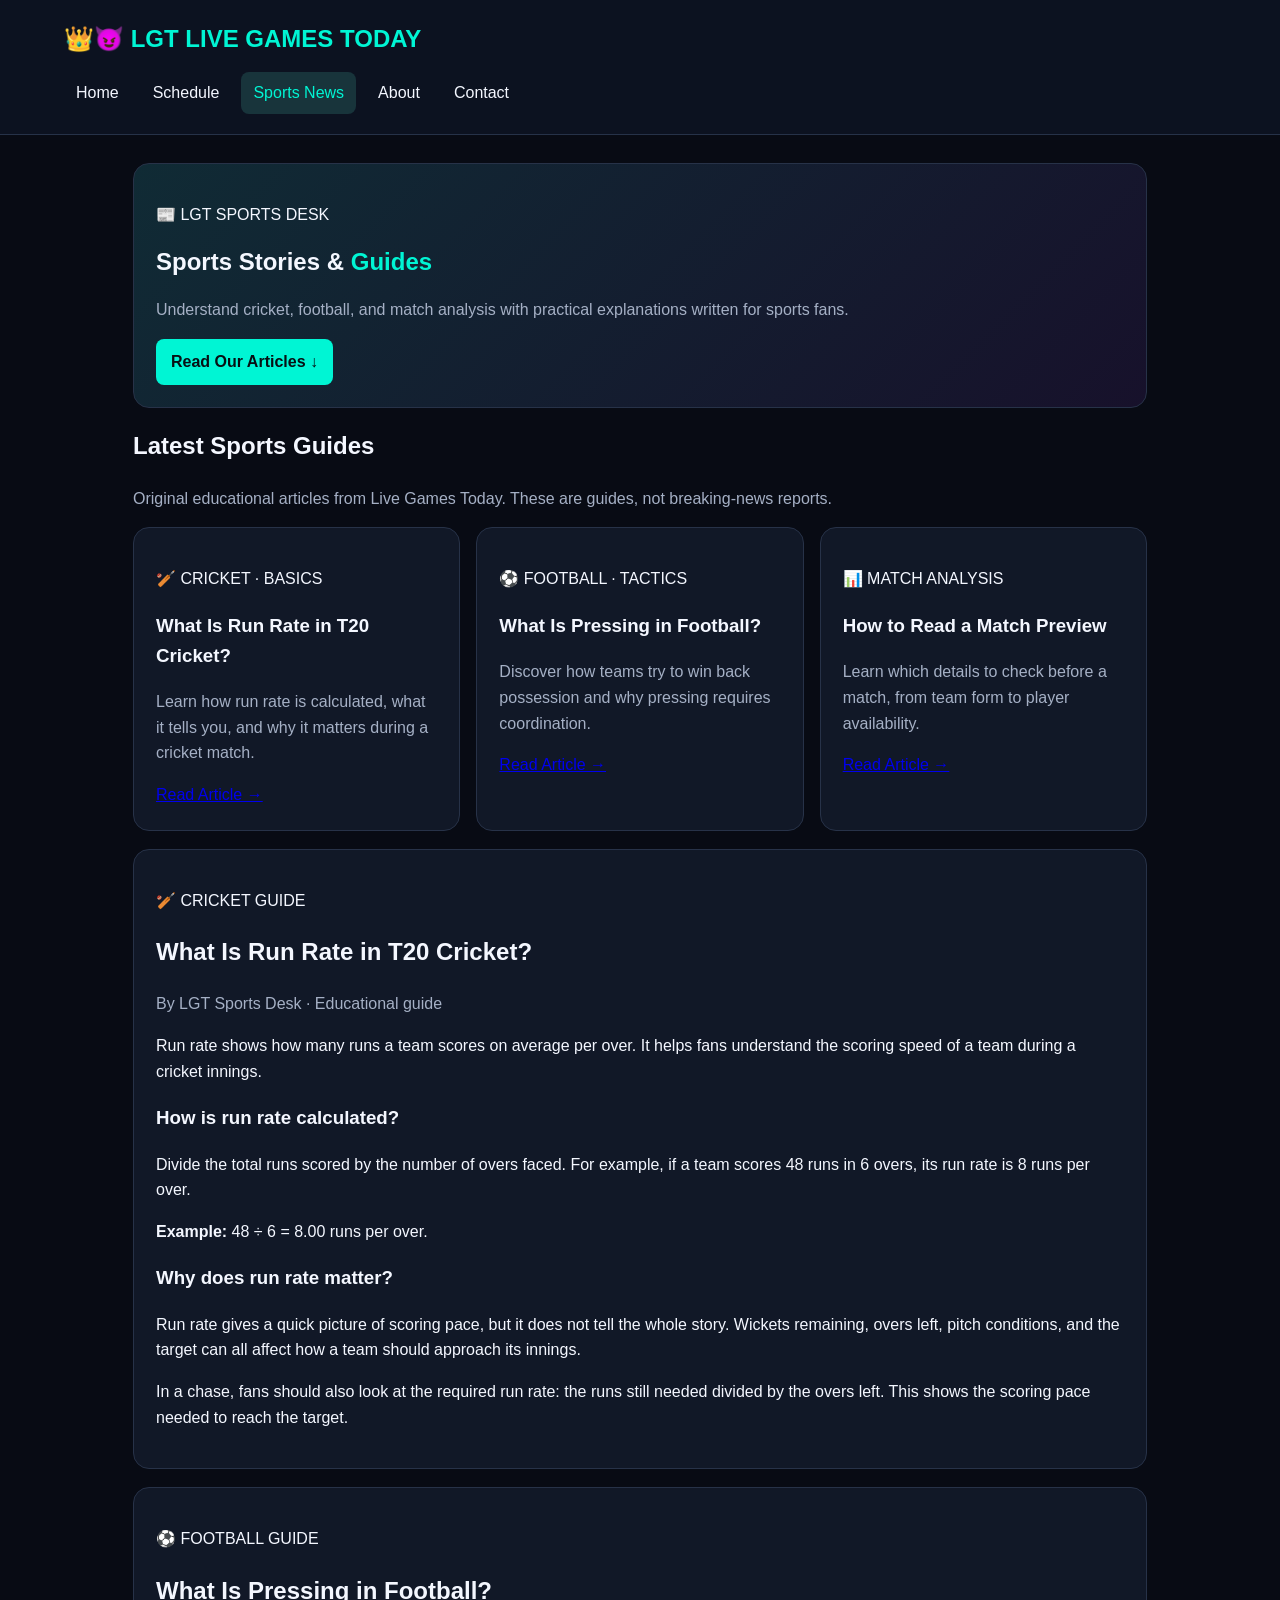
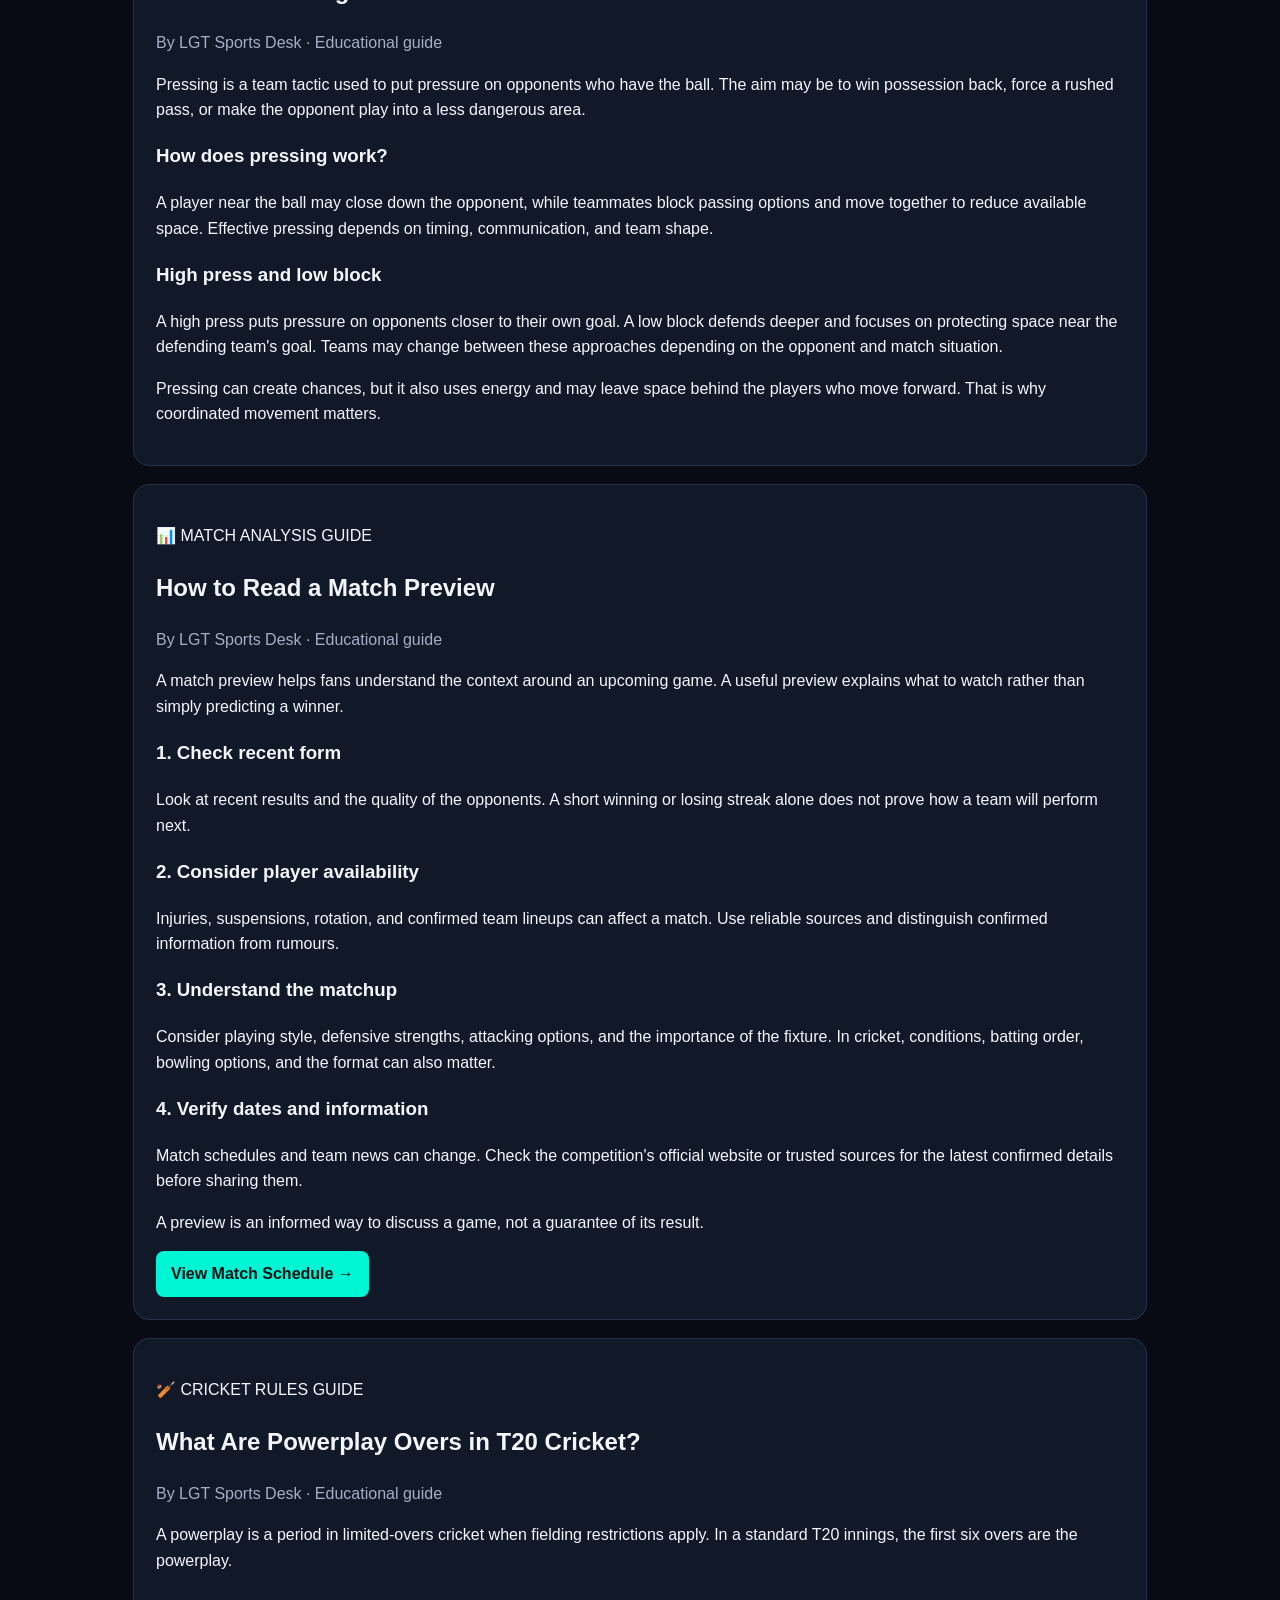
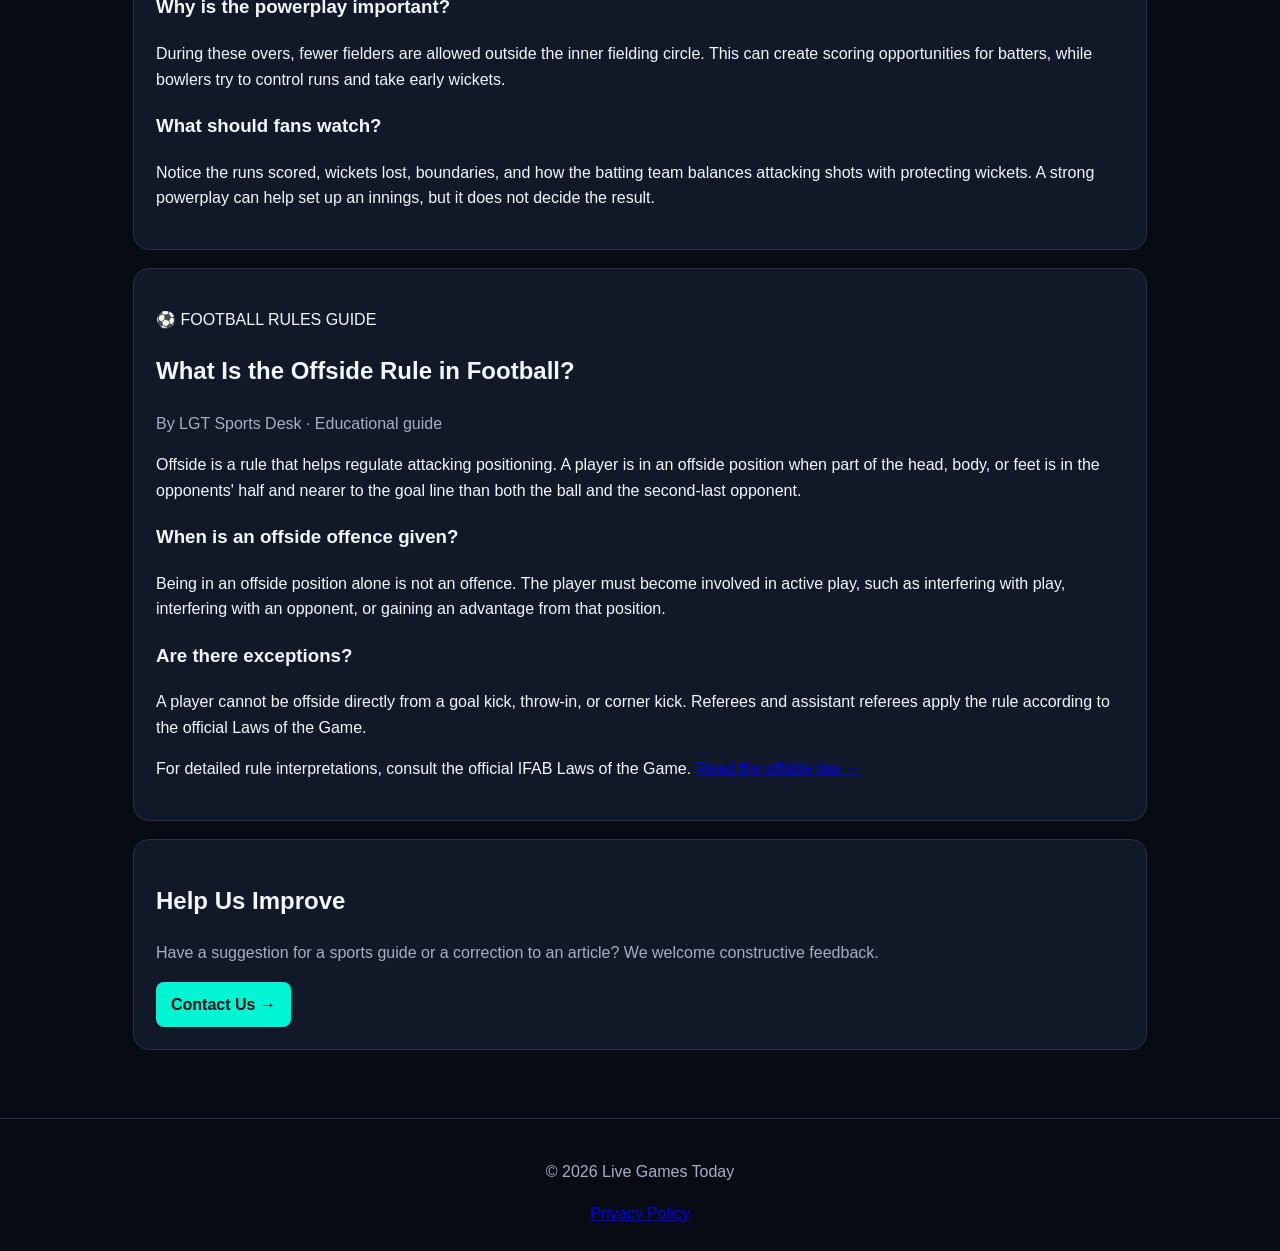
<file: news.html>
<!DOCTYPE html>
<html lang="en">
<head>
  <meta charset="UTF-8">
  <meta name="viewport" content="width=device-width, initial-scale=1">

  <meta name="description" content="Read original football and cricket explainers, match preview guides, and practical sports analysis on Live Games Today.">

  <title>Sports News & Guides | Live Games Today</title>
  <link rel="stylesheet" href="style.css">
  <link rel="canonical" href="https://bxdevil55-coder.github.io/live-games-today/news.html">
  <meta property="og:type" content="website">
  <meta property="og:title" content="Sports News & Guides | Live Games Today">
  <meta property="og:description" content="Read cricket and football explainers, match previews, and practical sports guides.">
  <meta property="og:url" content="https://bxdevil55-coder.github.io/live-games-today/news.html">
  <meta name="twitter:card" content="summary">
  <meta name="twitter:title" content="Sports News & Guides | Live Games Today">
  <meta name="twitter:description" content="Cricket and football explainers, match previews, and practical sports guides.">
</head>
<body>

<header>
  <a class="logo" href="index.html">👑😈 LGT LIVE GAMES TODAY</a>
  <nav>
    <a href="index.html">Home</a>
    <a href="schedule.html">Schedule</a>
    <a class="active" href="news.html">Sports News</a>
    <a href="about.html">About</a>
    <a href="contact.html">Contact</a>
  </nav>
</header>

<main>
  <section class="hero">
    <p class="eyebrow">📰 LGT SPORTS DESK</p>
    <h1>Sports Stories & <span>Guides</span></h1>
    <p class="muted">
      Understand cricket, football, and match analysis with
      practical explanations written for sports fans.
    </p>
    <a class="btn" href="#latest-articles">Read Our Articles ↓</a>
  </section>

  <section id="latest-articles">
    <h2>Latest Sports Guides</h2>
    <p class="muted">
      Original educational articles from Live Games Today.
      These are guides, not breaking-news reports.
    </p>

    <div class="grid">
      <article class="card">
        <p class="eyebrow">🏏 CRICKET · BASICS</p>
        <h3>What Is Run Rate in T20 Cricket?</h3>
        <p class="muted">
          Learn how run rate is calculated, what it tells you,
          and why it matters during a cricket match.
        </p>
        <a href="#cricket-run-rate">Read Article →</a>
      </article>

      <article class="card">
        <p class="eyebrow">⚽ FOOTBALL · TACTICS</p>
        <h3>What Is Pressing in Football?</h3>
        <p class="muted">
          Discover how teams try to win back possession and
          why pressing requires coordination.
        </p>
        <a href="#football-pressing">Read Article →</a>
      </article>

      <article class="card">
        <p class="eyebrow">📊 MATCH ANALYSIS</p>
        <h3>How to Read a Match Preview</h3>
        <p class="muted">
          Learn which details to check before a match,
          from team form to player availability.
        </p>
        <a href="#match-preview">Read Article →</a>
      </article>
    </div>
  </section>

  <section class="card" id="cricket-run-rate">
    <p class="eyebrow">🏏 CRICKET GUIDE</p>
    <h2>What Is Run Rate in T20 Cricket?</h2>
    <p class="muted">By LGT Sports Desk · Educational guide</p>

    <p>
      Run rate shows how many runs a team scores on average
      per over. It helps fans understand the scoring speed
      of a team during a cricket innings.
    </p>

    <h3>How is run rate calculated?</h3>
    <p>
      Divide the total runs scored by the number of overs
      faced. For example, if a team scores 48 runs in 6
      overs, its run rate is 8 runs per over.
    </p>

    <p>
      <strong>Example:</strong> 48 ÷ 6 = 8.00 runs per over.
    </p>

    <h3>Why does run rate matter?</h3>
    <p>
      Run rate gives a quick picture of scoring pace, but
      it does not tell the whole story. Wickets remaining,
      overs left, pitch conditions, and the target can all
      affect how a team should approach its innings.
    </p>

    <p>
      In a chase, fans should also look at the required run
      rate: the runs still needed divided by the overs left.
      This shows the scoring pace needed to reach the target.
    </p>
  </section>

  <section class="card" id="football-pressing">
    <p class="eyebrow">⚽ FOOTBALL GUIDE</p>
    <h2>What Is Pressing in Football?</h2>
    <p class="muted">By LGT Sports Desk · Educational guide</p>

    <p>
      Pressing is a team tactic used to put pressure on
      opponents who have the ball. The aim may be to win
      possession back, force a rushed pass, or make the
      opponent play into a less dangerous area.
    </p>

    <h3>How does pressing work?</h3>
    <p>
      A player near the ball may close down the opponent,
      while teammates block passing options and move
      together to reduce available space. Effective pressing
      depends on timing, communication, and team shape.
    </p>

    <h3>High press and low block</h3>
    <p>
      A high press puts pressure on opponents closer to
      their own goal. A low block defends deeper and focuses
      on protecting space near the defending team's goal.
      Teams may change between these approaches depending
      on the opponent and match situation.
    </p>

    <p>
      Pressing can create chances, but it also uses energy
      and may leave space behind the players who move
      forward. That is why coordinated movement matters.
    </p>
  </section>

  <section class="card" id="match-preview">
    <p class="eyebrow">📊 MATCH ANALYSIS GUIDE</p>
    <h2>How to Read a Match Preview</h2>
    <p class="muted">By LGT Sports Desk · Educational guide</p>

    <p>
      A match preview helps fans understand the context
      around an upcoming game. A useful preview explains
      what to watch rather than simply predicting a winner.
    </p>

    <h3>1. Check recent form</h3>
    <p>
      Look at recent results and the quality of the
      opponents. A short winning or losing streak alone
      does not prove how a team will perform next.
    </p>

    <h3>2. Consider player availability</h3>
    <p>
      Injuries, suspensions, rotation, and confirmed team
      lineups can affect a match. Use reliable sources and
      distinguish confirmed information from rumours.
    </p>

    <h3>3. Understand the matchup</h3>
    <p>
      Consider playing style, defensive strengths, attacking
      options, and the importance of the fixture. In cricket,
      conditions, batting order, bowling options, and the
      format can also matter.
    </p>

    <h3>4. Verify dates and information</h3>
    <p>
      Match schedules and team news can change. Check the
      competition's official website or trusted sources for
      the latest confirmed details before sharing them.
    </p>

    <p>
      A preview is an informed way to discuss a game, not
      a guarantee of its result.
    </p>

    <a class="btn" href="schedule.html">View Match Schedule →</a>
  </section>


  <section class="card" id="powerplay-guide">
    <p class="eyebrow">🏏 CRICKET RULES GUIDE</p>
    <h2>What Are Powerplay Overs in T20 Cricket?</h2>
    <p class="muted">By LGT Sports Desk · Educational guide</p>

    <p>
      A powerplay is a period in limited-overs cricket when
      fielding restrictions apply. In a standard T20 innings,
      the first six overs are the powerplay.
    </p>

    <h3>Why is the powerplay important?</h3>
    <p>
      During these overs, fewer fielders are allowed outside
      the inner fielding circle. This can create scoring
      opportunities for batters, while bowlers try to control
      runs and take early wickets.
    </p>

    <h3>What should fans watch?</h3>
    <p>
      Notice the runs scored, wickets lost, boundaries,
      and how the batting team balances attacking shots
      with protecting wickets. A strong powerplay can help
      set up an innings, but it does not decide the result.
    </p>
  </section>

  <section class="card" id="football-offside-guide">
    <p class="eyebrow">⚽ FOOTBALL RULES GUIDE</p>
    <h2>What Is the Offside Rule in Football?</h2>
    <p class="muted">By LGT Sports Desk · Educational guide</p>

    <p>
      Offside is a rule that helps regulate attacking
      positioning. A player is in an offside position when
      part of the head, body, or feet is in the opponents'
      half and nearer to the goal line than both the ball
      and the second-last opponent.
    </p>

    <h3>When is an offside offence given?</h3>
    <p>
      Being in an offside position alone is not an offence.
      The player must become involved in active play, such
      as interfering with play, interfering with an opponent,
      or gaining an advantage from that position.
    </p>

    <h3>Are there exceptions?</h3>
    <p>
      A player cannot be offside directly from a goal kick,
      throw-in, or corner kick. Referees and assistant
      referees apply the rule according to the official
      Laws of the Game.
    </p>

    <p>
      For detailed rule interpretations, consult the
      official IFAB Laws of the Game.
      <a href="https://www.theifab.com/laws/latest/offside/">Read the offside law →</a>
    </p>
  </section>

  <section class="card">
    <h2>Help Us Improve</h2>
    <p class="muted">
      Have a suggestion for a sports guide or a correction
      to an article? We welcome constructive feedback.
    </p>
    <a class="btn" href="contact.html">Contact Us →</a>
  </section>
</main>

<footer>
  <p>© 2026 Live Games Today</p>
  <a href="privacy.html">Privacy Policy</a>
</footer>

</body>
</html>
</file>
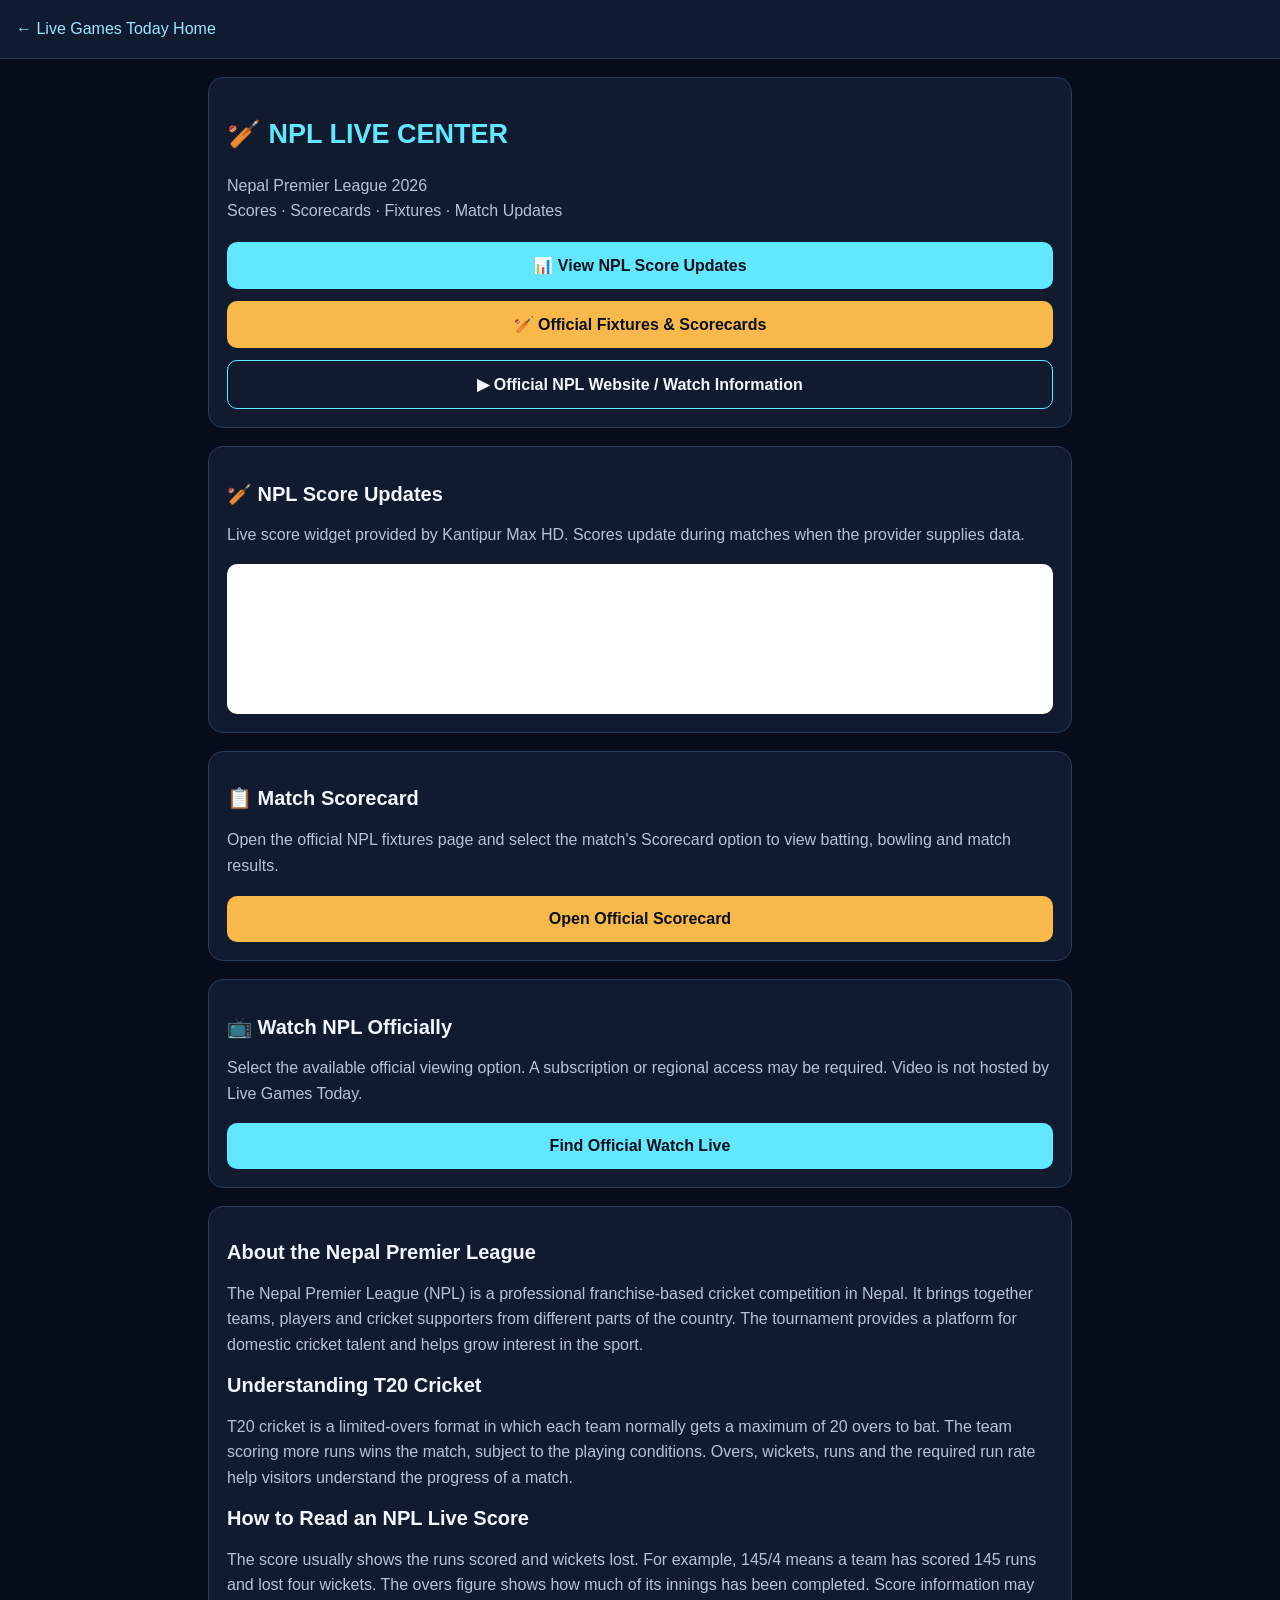
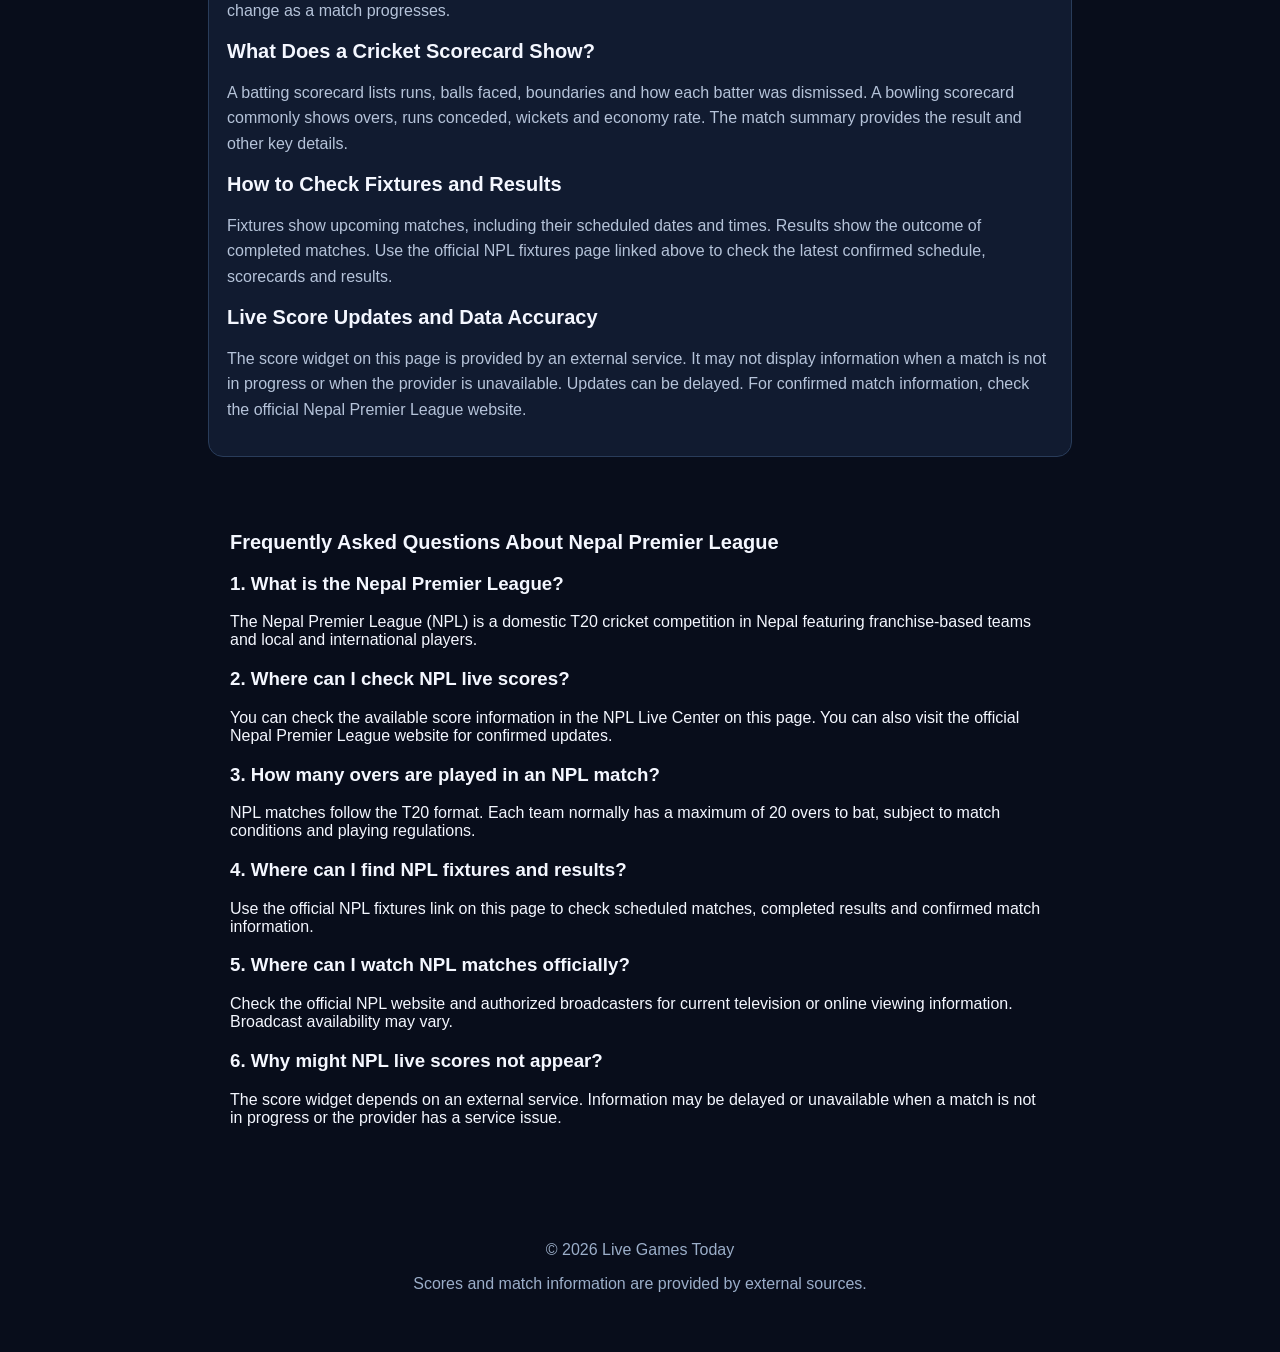
<file: npl-live.html>
<!DOCTYPE html>
<html lang="en">
<head>
  <meta charset="UTF-8">
  <meta name="viewport" content="width=device-width, initial-scale=1">
  <meta name="theme-color" content="#080d1b">
  <title>NPL Live Score | Live Games Today</title>
  <meta name="description" content="NPL live cricket scores, scorecards, fixtures and official match viewing links.">
  <meta property="og:type" content="website">
  <meta property="og:title" content="NPL Live Score | Live Games Today">
  <meta property="og:description" content="Nepal Premier League live scores, fixtures, scorecards and match updates.">
  <meta property="og:url" content="https://bxdevil55-coder.github.io/live-games-today/npl-live.html">
  <meta property="og:site_name" content="Live Games Today">
  <meta name="twitter:card" content="summary">
  <meta name="twitter:title" content="NPL Live Score | Live Games Today">
  <meta name="twitter:description" content="Nepal Premier League live scores, fixtures, scorecards and match updates.">
  <style>
    * { box-sizing: border-box; }
    body {
      margin: 0;
      background: #080d1b;
      color: #f4f7ff;
      font-family: Arial, sans-serif;
    }
    header {
      padding: 20px 16px;
      background: #101a30;
      border-bottom: 1px solid #263a59;
    }
    header a { color: #9be7ff; text-decoration: none; }
    main { max-width: 900px; margin: auto; padding: 18px; }
    .hero, .panel {
      background: #111b30;
      border: 1px solid #293c5a;
      border-radius: 15px;
      padding: 18px;
      margin-bottom: 18px;
    }
    h1 { color: #61e8ff; font-size: 27px; }
    h2 { font-size: 20px; }
    .muted { color: #b5c3d9; line-height: 1.6; }
    .buttons { display: grid; gap: 12px; margin-top: 18px; }
    .btn {
      display: block;
      padding: 14px;
      border-radius: 10px;
      text-align: center;
      text-decoration: none;
      font-weight: bold;
      color: #07101c;
      background: #61e8ff;
    }
    .btn.secondary { background: #f9b84a; }
    .btn.outline {
      color: #f4f7ff;
      background: transparent;
      border: 1px solid #61e8ff;
    }
    .widget {
      background: #fff;
      color: #111;
      border-radius: 10px;
      overflow: hidden;
      min-height: 150px;
    }
    .widget iframe {
      display: block;
      width: 100%;
      border: 0;
    }
    footer {
      text-align: center;
      color: #9baec9;
      padding: 25px 12px;
    }
  </style>
  <link rel="canonical" href="https://bxdevil55-coder.github.io/live-games-today/npl-live.html">
</head>
<body>
  <header>
    <a href="index.html">← Live Games Today Home</a>
  </header>

  <main>
    <section class="hero">
      <h1>🏏 NPL LIVE CENTER</h1>
      <p class="muted">
        Nepal Premier League 2026<br>
        Scores · Scorecards · Fixtures · Match Updates
      </p>
      <div class="buttons">
        <a class="btn" href="#live-score">📊 View NPL Score Updates</a>
        <a class="btn secondary"
           href="https://nepalpremierleague.org/fixtures"
           target="_blank" rel="noopener">
          🏏 Official Fixtures & Scorecards
        </a>
        <a class="btn outline"
           href="https://nepalpremierleague.org/"
           target="_blank" rel="noopener">
          ▶ Official NPL Website / Watch Information
        </a>
      </div>
    </section>

    <section class="panel" id="live-score">
      <h2>🏏 NPL Score Updates</h2>
      <p class="muted">
        Live score widget provided by Kantipur Max HD.
        Scores update during matches when the provider supplies data.
      </p>
      <div class="widget">
        <div data-npl-widget="live-score"></div>
      </div>
    </section>

    <section class="panel">
      <h2>📋 Match Scorecard</h2>
      <p class="muted">
        Open the official NPL fixtures page and select the match's
        Scorecard option to view batting, bowling and match results.
      </p>
      <div class="buttons">
        <a class="btn secondary"
           href="https://nepalpremierleague.org/fixtures"
           target="_blank" rel="noopener">
          Open Official Scorecard
        </a>
      </div>
    </section>

    <section class="panel">
      <h2>📺 Watch NPL Officially</h2>
      <p class="muted">
        Select the available official viewing option. A subscription
        or regional access may be required. Video is not hosted by
        Live Games Today.
      </p>
      <a class="btn"
         href="https://nepalpremierleague.org/"
         target="_blank" rel="noopener">
        Find Official Watch Live
      </a>
    </section>


    <section class="panel" id="npl-guide">
      <h2>About the Nepal Premier League</h2>
      <p class="muted">
        The Nepal Premier League (NPL) is a professional franchise-based
        cricket competition in Nepal. It brings together teams, players
        and cricket supporters from different parts of the country.
        The tournament provides a platform for domestic cricket talent
        and helps grow interest in the sport.
      </p>

      <h2>Understanding T20 Cricket</h2>
      <p class="muted">
        T20 cricket is a limited-overs format in which each team normally
        gets a maximum of 20 overs to bat. The team scoring more runs
        wins the match, subject to the playing conditions. Overs, wickets,
        runs and the required run rate help visitors understand the
        progress of a match.
      </p>

      <h2>How to Read an NPL Live Score</h2>
      <p class="muted">
        The score usually shows the runs scored and wickets lost.
        For example, 145/4 means a team has scored 145 runs and lost
        four wickets. The overs figure shows how much of its innings
        has been completed. Score information may change as a match
        progresses.
      </p>

      <h2>What Does a Cricket Scorecard Show?</h2>
      <p class="muted">
        A batting scorecard lists runs, balls faced, boundaries and
        how each batter was dismissed. A bowling scorecard commonly
        shows overs, runs conceded, wickets and economy rate.
        The match summary provides the result and other key details.
      </p>

      <h2>How to Check Fixtures and Results</h2>
      <p class="muted">
        Fixtures show upcoming matches, including their scheduled
        dates and times. Results show the outcome of completed matches.
        Use the official NPL fixtures page linked above to check the
        latest confirmed schedule, scorecards and results.
      </p>

      <h2>Live Score Updates and Data Accuracy</h2>
      <p class="muted">
        The score widget on this page is provided by an external
        service. It may not display information when a match is not
        in progress or when the provider is unavailable. Updates can
        be delayed. For confirmed match information, check the official
        Nepal Premier League website.
      </p>
    </section>

<section class="npl-faq" style="max-width:1000px;margin:35px auto;padding:22px;color:inherit;">
  <h2>Frequently Asked Questions About Nepal Premier League</h2>

  <h3>1. What is the Nepal Premier League?</h3>
  <p>The Nepal Premier League (NPL) is a domestic T20 cricket competition in Nepal featuring franchise-based teams and local and international players.</p>

  <h3>2. Where can I check NPL live scores?</h3>
  <p>You can check the available score information in the NPL Live Center on this page. You can also visit the official Nepal Premier League website for confirmed updates.</p>

  <h3>3. How many overs are played in an NPL match?</h3>
  <p>NPL matches follow the T20 format. Each team normally has a maximum of 20 overs to bat, subject to match conditions and playing regulations.</p>

  <h3>4. Where can I find NPL fixtures and results?</h3>
  <p>Use the official NPL fixtures link on this page to check scheduled matches, completed results and confirmed match information.</p>

  <h3>5. Where can I watch NPL matches officially?</h3>
  <p>Check the official NPL website and authorized broadcasters for current television or online viewing information. Broadcast availability may vary.</p>

  <h3>6. Why might NPL live scores not appear?</h3>
  <p>The score widget depends on an external service. Information may be delayed or unavailable when a match is not in progress or the provider has a service issue.</p>
</section>

        <footer>
      <p>© 2026 Live Games Today</p>
      <p>Scores and match information are provided by external sources.</p>
    </footer>
  


</main>

  <script async src="https://kantipurmax.com/embed.js"></script>
</body>
</html>
</file>
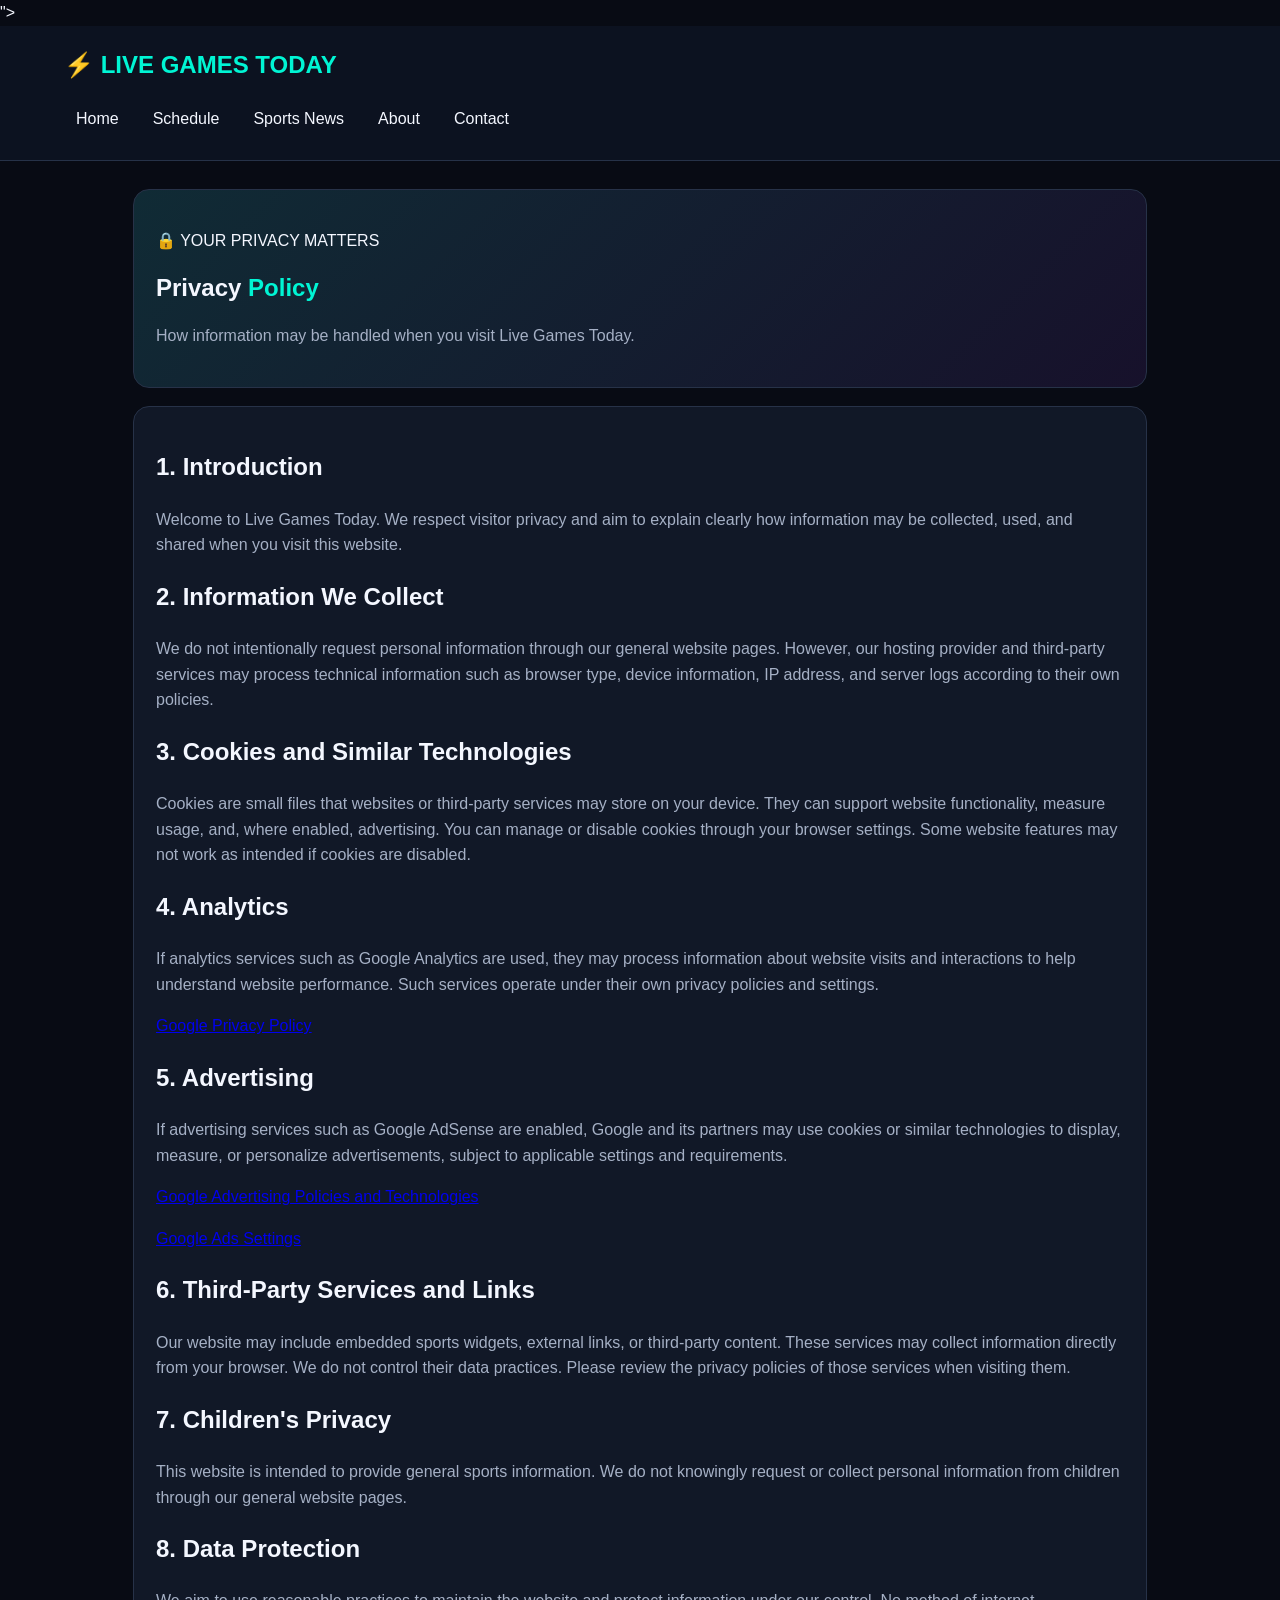
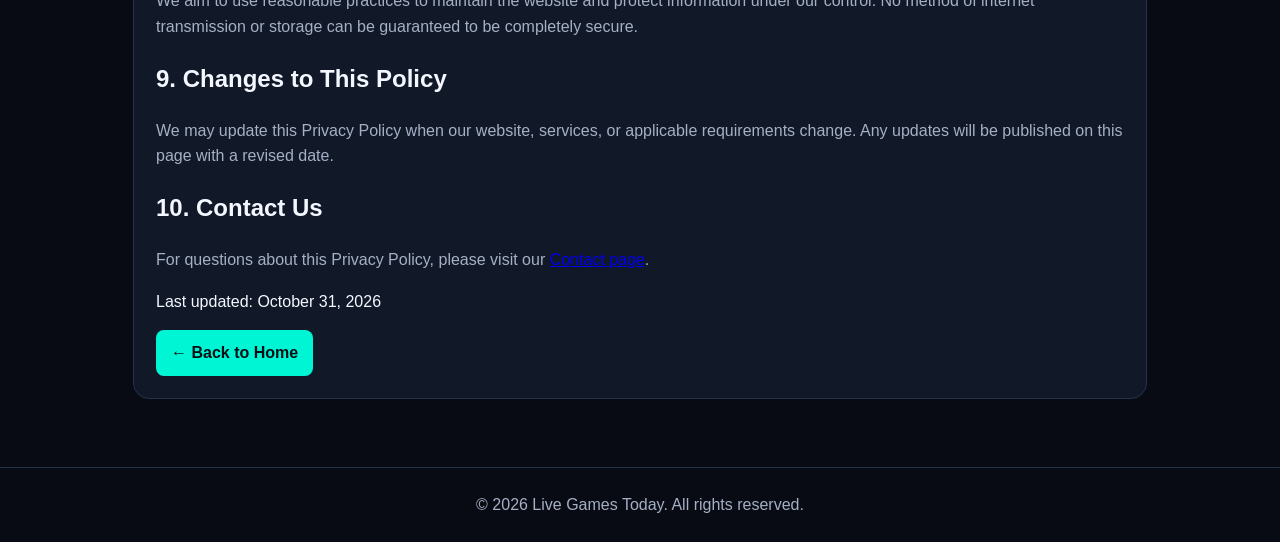
<file: privacy.html>
<!DOCTYPE html>
<html lang="en">
<head>
<meta charset="UTF-8">
<meta name="viewport" content="width=device-width, initial-scale=1">
<meta name="description" content="Read the Live Games Today Privacy Policy, including information about cookies, analytics, third-party services and advertising.">
<title>Privacy Policy | Live Games Today</title>
<link rel="stylesheet" href="style.css">
<link rel="canonical" href="https://bxdevil55-coder.github.io/live-games-today/privacy.html
<meta property="og:type" content="website">
<meta property="og:title" content="Privacy Policy | Live Games Today">
<meta property="og:description" content="Read the Live Games Today Privacy Policy, including information about cookies, analytics, third-party services and advertising.">
<meta property="og:url" content="https://bxdevil55-coder.github.io/live-games-today/privacy.html">
<meta name="twitter:card" content="summary">">
</head>
<body>

<header>
<a class="logo" href="index.html">⚡ LIVE GAMES TODAY</a>
<nav>
<a href="index.html">Home</a>
<a href="schedule.html">Schedule</a>
<a href="news.html">Sports News</a>
<a href="about.html">About</a>
<a href="contact.html">Contact</a>
</nav>
</header>

<main>
<section class="hero">
<p class="eyebrow">🔒 YOUR PRIVACY MATTERS</p>
<h1>Privacy <span>Policy</span></h1>
<p class="muted">How information may be handled when you visit Live Games Today.</p>
</section>

<section class="card">
<h2>1. Introduction</h2>
<p class="muted">
Welcome to Live Games Today. We respect visitor privacy and aim
to explain clearly how information may be collected, used,
and shared when you visit this website.
</p>

<h2>2. Information We Collect</h2>
<p class="muted">
We do not intentionally request personal information through
our general website pages. However, our hosting provider and
third-party services may process technical information such
as browser type, device information, IP address, and server
logs according to their own policies.
</p>

<h2>3. Cookies and Similar Technologies</h2>
<p class="muted">
Cookies are small files that websites or third-party services
may store on your device. They can support website functionality,
measure usage, and, where enabled, advertising.
You can manage or disable cookies through your browser settings.
Some website features may not work as intended if cookies are disabled.
</p>

<h2>4. Analytics</h2>
<p class="muted">
If analytics services such as Google Analytics are used,
they may process information about website visits and interactions
to help understand website performance. Such services operate
under their own privacy policies and settings.
</p>
<p>
<a href="https://policies.google.com/privacy" target="_blank" rel="noopener noreferrer">Google Privacy Policy</a>
</p>

<h2>5. Advertising</h2>
<p class="muted">
If advertising services such as Google AdSense are enabled,
Google and its partners may use cookies or similar technologies
to display, measure, or personalize advertisements, subject to
applicable settings and requirements.
</p>
<p>
<a href="https://policies.google.com/technologies/ads" target="_blank" rel="noopener noreferrer">Google Advertising Policies and Technologies</a>
</p>
<p>
<a href="https://adssettings.google.com/" target="_blank" rel="noopener noreferrer">Google Ads Settings</a>
</p>

<h2>6. Third-Party Services and Links</h2>
<p class="muted">
Our website may include embedded sports widgets, external links,
or third-party content. These services may collect information
directly from your browser. We do not control their data practices.
Please review the privacy policies of those services when visiting them.
</p>

<h2>7. Children's Privacy</h2>
<p class="muted">
This website is intended to provide general sports information.
We do not knowingly request or collect personal information
from children through our general website pages.
</p>

<h2>8. Data Protection</h2>
<p class="muted">
We aim to use reasonable practices to maintain the website
and protect information under our control. No method of
internet transmission or storage can be guaranteed to be
completely secure.
</p>

<h2>9. Changes to This Policy</h2>
<p class="muted">
We may update this Privacy Policy when our website, services,
or applicable requirements change. Any updates will be published
on this page with a revised date.
</p>

<h2>10. Contact Us</h2>
<p class="muted">
For questions about this Privacy Policy, please visit our
<a href="contact.html">Contact page</a>.
</p>

<p class="notice">Last updated: October 31, 2026</p>
<a class="btn" href="index.html">← Back to Home</a>
</section>
</main>

<footer>© 2026 Live Games Today. All rights reserved.</footer>
</body>
</html>
</file>
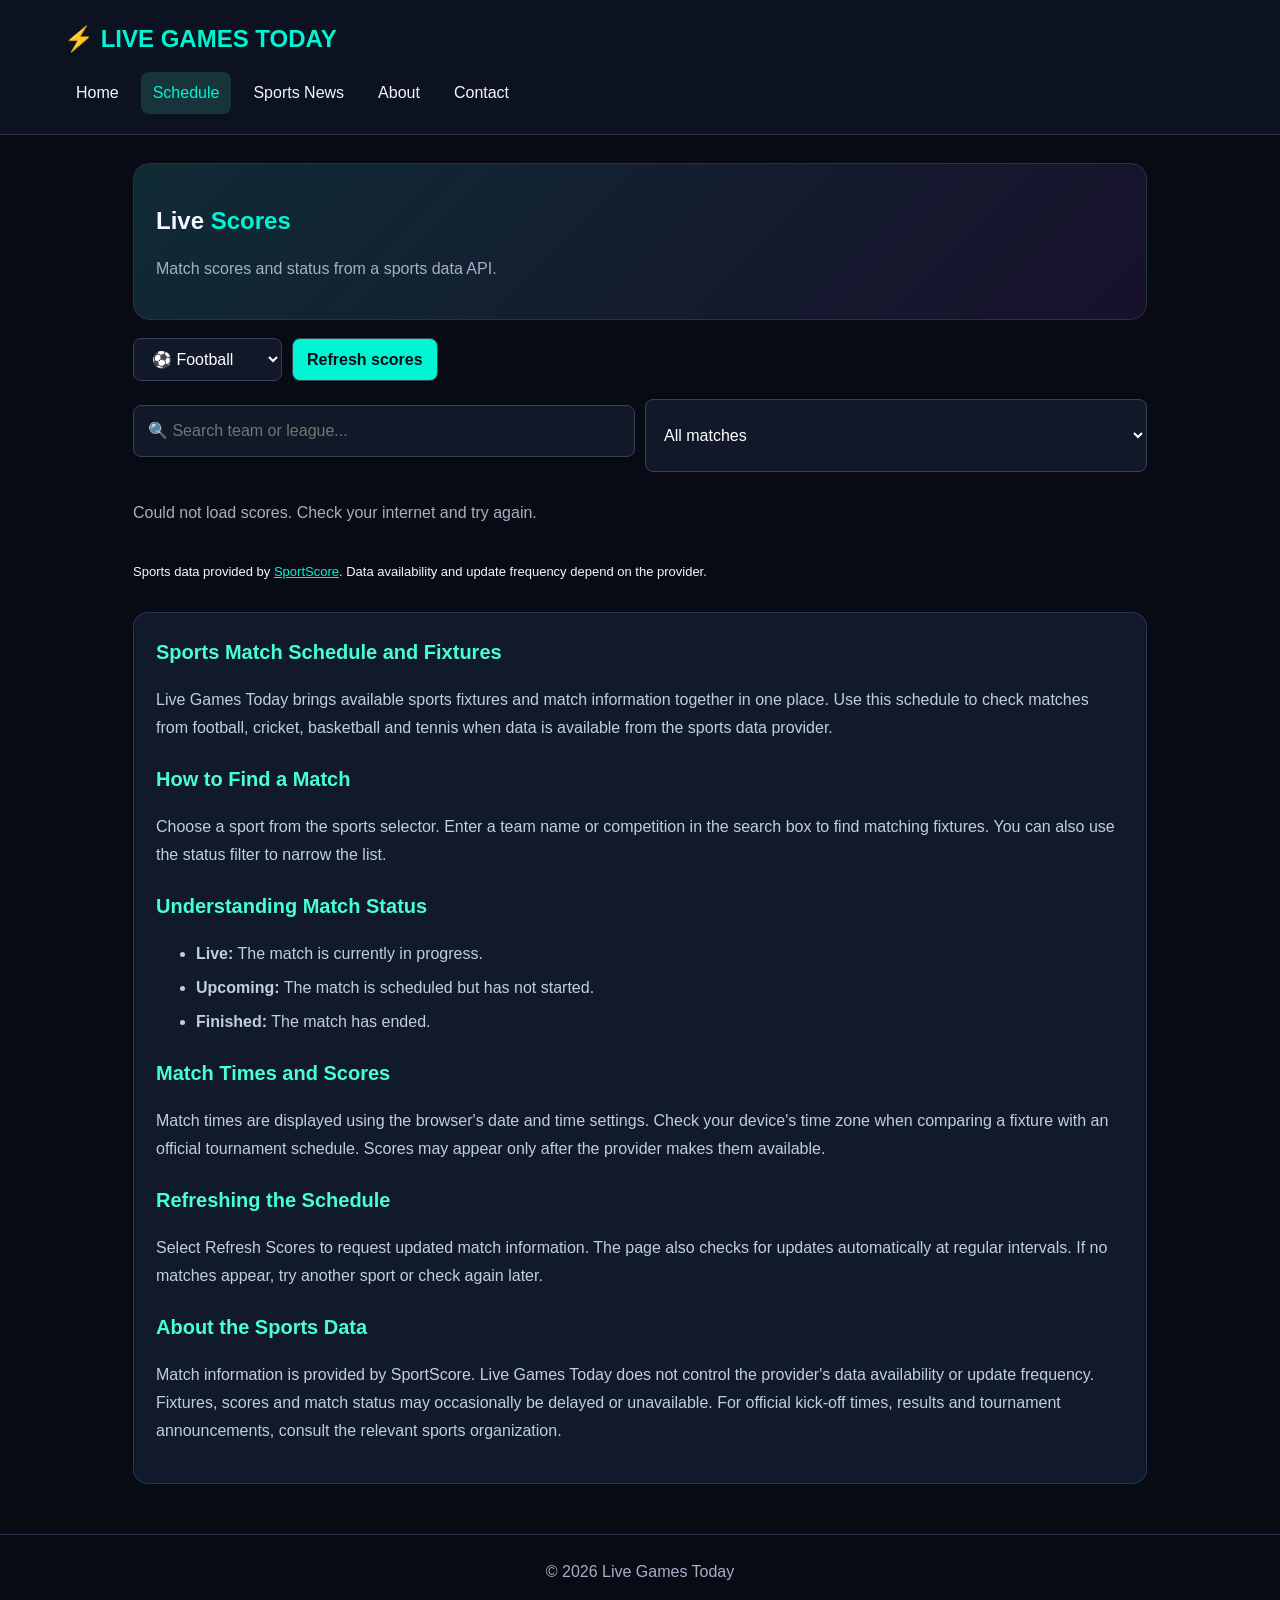
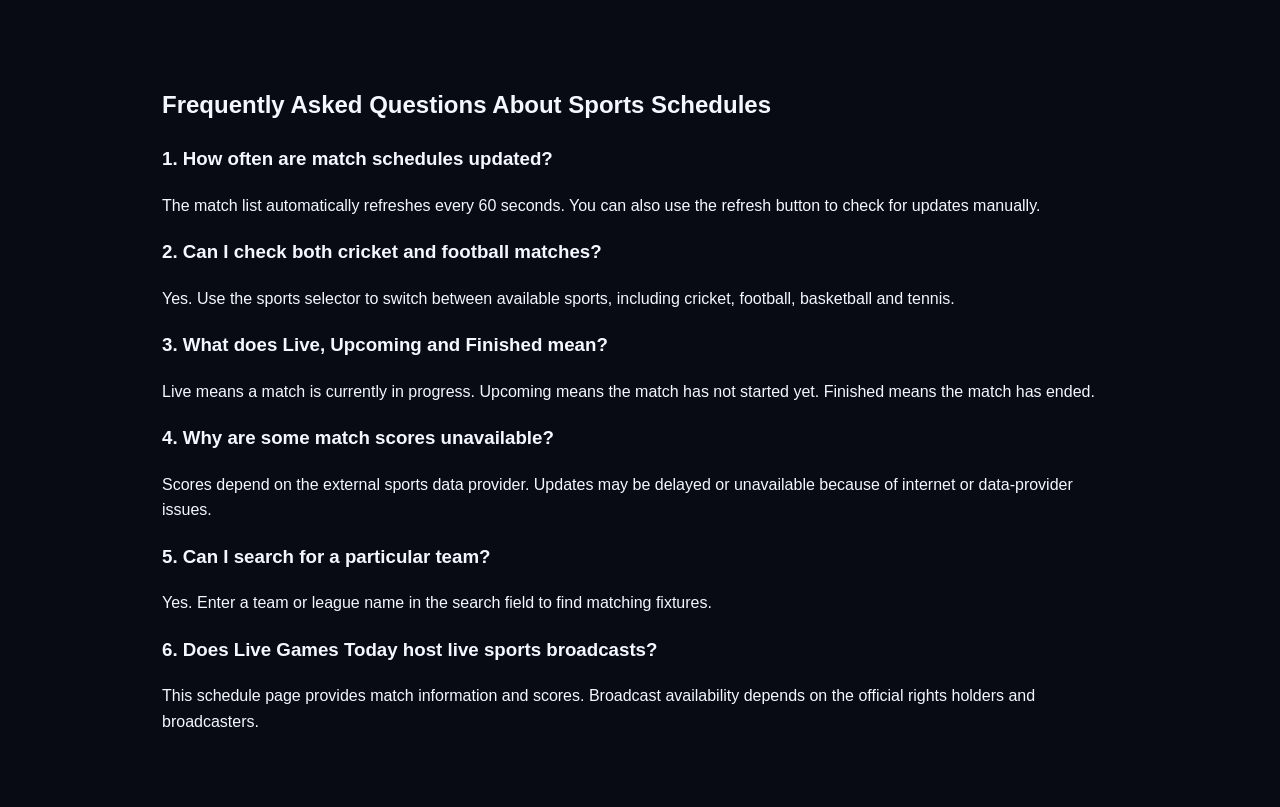
<file: schedule.html>
<!DOCTYPE html>
<html lang="en">
<head>
<meta charset="UTF-8">
<meta name="viewport" content="width=device-width, initial-scale=1">
<meta name="description" content="Explore cricket and football fixtures, match schedules, live scores and match status on Live Games Today.">
<title>Sports Match Schedule & Scores | Live Games Today</title>
<link rel="stylesheet" href="style.css">
<style>
.controls { display:flex; flex-wrap:wrap; gap:10px; margin:18px 0; }
select, .refresh {
  padding:11px 14px; border-radius:8px; border:1px solid #35425a;
  background:#111827; color:#fff; font-size:16px;
}
.refresh { background:#00f5d4; color:#071014; font-weight:bold; }
.match { background:#111827; border:1px solid #273248; border-radius:14px;
  padding:18px; margin-bottom:14px; }
.match-top { display:flex; justify-content:space-between; gap:12px;
  color:#a5b0c5; font-size:13px; margin-bottom:12px; }
.teamrow { display:flex; justify-content:space-between; align-items:center;
  gap:12px; padding:7px 0; font-weight:bold; }
.score { color:#00f5d4; font-size:21px; min-width:35px; text-align:right; }
#message { color:#a5b0c5; padding:12px 0; }
.attribution { margin-top:24px; font-size:13px; }
.attribution a { color:#00f5d4; }
  /* Extra styling for match cards */
.match {
background: linear-gradient(135deg, #111827, #172338);
border: 1px solid #00f5d4;
border-radius: 16px;
padding: 18px;
margin-bottom: 16px;
box-shadow: 0 6px 20px rgba(0, 245, 212, 0.08);
}

.match-top {
display: flex;
flex-wrap: wrap;
justify-content: space-between;
gap: 8px;
color: #00f5d4;
font-size: 13px;
margin-bottom: 14px;
text-transform: uppercase;
letter-spacing: 0.4px;
}

.teamrow {
display: flex;
justify-content: space-between;
align-items: center;
gap: 12px;
padding: 10px 0;
font-weight: 700;
border-bottom: 1px solid #273248;
}

.teamrow:last-child {
border-bottom: none;
}

.score {
color: #00f5d4;
font-size: 23px;
font-weight: 800;
}

.refresh {
cursor: pointer;
transition: transform 0.2s ease, opacity 0.2s ease;
}

.refresh:hover {
transform: translateY(-2px);
opacity: 0.9;
}

.refresh:disabled {
opacity: 0.6;
cursor: wait;
}

@media (max-width: 600px) {
.match {
padding: 14px;
}

.teamrow {
font-size: 14px;
overflow-wrap: anywhere;
}

.score {
font-size: 20px;
flex-shrink: 0;
}

.controls select,
.controls .refresh {
width: 100%;
}
}

/* Search and status filter */
.search-box,
.filter-select {
  width: 100%;
  box-sizing: border-box;
  padding: 12px 14px;
  border: 1px solid #35425a;
  border-radius: 8px;
  background: #111827;
  color: #fff;
  font-size: 16px;
}

.search-box:focus,
.filter-select:focus {
  outline: 2px solid #00f5d4;
}

.filter-controls {
  display: grid;
  grid-template-columns: 1fr 1fr;
  gap: 10px;
  margin: 12px 0;
}

@media (max-width: 600px) {
  .filter-controls {
    grid-template-columns: 1fr;
  }
}


.editorial-content {
  margin-top: 30px;
  padding: 22px;
  background: #101a2b;
  border: 1px solid #253b55;
  border-radius: 14px;
  line-height: 1.75;
  color: #dce6f5;
}
.editorial-content h2 {
  color: #47ffd0;
  font-size: 20px;
  margin: 20px 0 8px;
}
.editorial-content h2:first-child { margin-top: 0; }
.editorial-content p, .editorial-content li { color: #c1cede; }
.editorial-content li { margin: 6px 0; }

</style>
  <link rel="canonical" href="https://bxdevil55-coder.github.io/live-games-today/schedule.html">
<meta property="og:type" content="website">
<meta property="og:title" content="Sports Match Schedule & Scores | Live Games Today">
<meta property="og:description" content="Explore cricket and football fixtures, match schedules, live scores and match status on Live Games Today.">
<meta property="og:url" content="https://bxdevil55-coder.github.io/live-games-today/schedule.html">
<meta name="twitter:card" content="summary">
</head>
<body>
<header>
<a class="logo" href="index.html">⚡ LIVE GAMES TODAY</a>
<nav>
<a href="index.html">Home</a>
<a class="active" href="schedule.html">Schedule</a>
<a href="news.html">Sports News</a>
<a href="about.html">About</a>
<a href="contact.html">Contact</a>
</nav>
</header>

<main>
<section class="hero">
<h1>Live <span>Scores</span></h1>
<p class="muted">Match scores and status from a sports data API.</p>
</section>

<div class="controls">
<select id="sport" aria-label="Choose sport">
<option value="football">⚽ Football</option>
<option value="cricket">🏏 Cricket</option>
<option value="basketball">🏀 Basketball</option>
<option value="tennis">🎾 Tennis</option>
</select>
<button class="refresh" id="refresh">Refresh scores</button>
</div>

<div class="filter-controls">
  <input
    type="search"
    id="search"
    class="search-box"
    placeholder="🔍 Search team or league..."
    aria-label="Search teams or leagues"
  >

  <select id="statusFilter" class="filter-select"
          aria-label="Filter matches by status">
    <option value="all">All matches</option>
    <option value="live">🔴 Live</option>
    <option value="upcoming">🟡 Upcoming</option>
    <option value="finished">⚪ Finished</option>
  </select>
</div>
<p id="message" role="status">Loading scores...</p>
<section id="matches" aria-live="polite"></section>

<p class="attribution">
Sports data provided by
<a href="https://sportscore.com/" rel="dofollow" target="_blank">SportScore</a>.
Data availability and update frequency depend on the provider.
</p>

<section class="editorial-content">
  <h2>Sports Match Schedule and Fixtures</h2>
  <p>Live Games Today brings available sports fixtures and match information together in one place. Use this schedule to check matches from football, cricket, basketball and tennis when data is available from the sports data provider.</p>

  <h2>How to Find a Match</h2>
  <p>Choose a sport from the sports selector. Enter a team name or competition in the search box to find matching fixtures. You can also use the status filter to narrow the list.</p>

  <h2>Understanding Match Status</h2>
  <ul>
    <li><strong>Live:</strong> The match is currently in progress.</li>
    <li><strong>Upcoming:</strong> The match is scheduled but has not started.</li>
    <li><strong>Finished:</strong> The match has ended.</li>
  </ul>

  <h2>Match Times and Scores</h2>
  <p>Match times are displayed using the browser's date and time settings. Check your device's time zone when comparing a fixture with an official tournament schedule. Scores may appear only after the provider makes them available.</p>

  <h2>Refreshing the Schedule</h2>
  <p>Select Refresh Scores to request updated match information. The page also checks for updates automatically at regular intervals. If no matches appear, try another sport or check again later.</p>

  <h2>About the Sports Data</h2>
  <p>Match information is provided by SportScore. Live Games Today does not control the provider's data availability or update frequency. Fixtures, scores and match status may occasionally be delayed or unavailable. For official kick-off times, results and tournament announcements, consult the relevant sports organization.</p>
</section>

</main>

<footer>© 2026 Live Games Today</footer>

<script>
const sportSelect = document.getElementById("sport");
const matchesEl = document.getElementById("matches");
const messageEl = document.getElementById("message");
const refreshBtn = document.getElementById("refresh");
const searchEl = document.getElementById("search");
const statusFilter = document.getElementById("statusFilter");

let allMatches = [];
let lastUpdated = "";
let requestId = 0;

function safeText(value, fallback = "TBD") {
  return typeof value === "string" || typeof value === "number"
    ? String(value) : fallback;
}

function getCategory(match) {
  const raw = safeText(match.status, "").toLowerCase();
  const text = (
    raw + " " + safeText(match.status_text, "")
  ).toLowerCase();

  if (
    ["finished", "complete", "completed", "ft", "full_time"].includes(raw) ||
    text.includes("finished") ||
    text.includes("full time") ||
    text.includes("full-time") ||
    text.includes("ended")
  ) return "finished";

  if (
    ["live", "in_progress", "in-progress", "halftime",
     "half_time", "quarter", "1h", "2h"].includes(raw) ||
    text.includes("live") ||
    text.includes("in progress") ||
    text.includes("in-progress") ||
    text.includes("half-time") ||
    text.includes("halftime") ||
    text.includes("1st half") ||
    text.includes("2nd half") ||
    text.includes("quarter") ||
    text.includes("1st innings") ||
    text.includes("innings break")
  ) return "live";

  if (
    ["upcoming", "not_started", "scheduled", "delayed",
     "postponed", "ns"].includes(raw) ||
    text.includes("scheduled") ||
    text.includes("not started") ||
    text.includes("upcoming") ||
    text.includes("delayed") ||
    text.includes("postponed") ||
    text.includes("fixture")
  ) return "upcoming";

  return "other";
}

function makeMatch(match) {
  const card = document.createElement("article");
  card.className = "match";

  const top = document.createElement("div");
  top.className = "match-top";

  const category = getCategory(match);
  const statusBadge = document.createElement("span");
  statusBadge.textContent = safeText(
    match.status_text || match.status, "Status unavailable"
  );
  statusBadge.style.fontWeight = "800";
  statusBadge.style.padding = "4px 8px";
  statusBadge.style.borderRadius = "6px";
  statusBadge.style.background = "#1e293b";
  statusBadge.style.color =
    category === "live" ? "#00f5d4" :
    category === "finished" ? "#a5b0c5" : "#facc15";

  top.appendChild(statusBadge);

  const time = match.time ? new Date(match.time) : null;
  if (time && !Number.isNaN(time.getTime())) {
    const timeLabel = document.createElement("span");
    timeLabel.textContent = time.toLocaleString();
    top.appendChild(timeLabel);
  }
  card.appendChild(top);

  if (match.competition) {
    const league = document.createElement("div");
    league.textContent = "🏆 " + safeText(match.competition);
    league.style.color = "#a5b0c5";
    league.style.fontSize = "13px";
    league.style.marginBottom = "12px";
    card.appendChild(league);
  }

  function addTeam(name, logo, score) {
    const row = document.createElement("div");
    row.className = "teamrow";

    const info = document.createElement("div");
    info.style.display = "flex";
    info.style.alignItems = "center";
    info.style.gap = "10px";
    info.style.minWidth = "0";
    info.style.flex = "1";

    if (typeof logo === "string" && /^https:\/\//i.test(logo)) {
      const img = document.createElement("img");
      img.src = logo;
      img.alt = "";
      img.width = 28;
      img.height = 28;
      img.loading = "lazy";
      img.style.objectFit = "contain";
      img.style.flexShrink = "0";
      img.onerror = () => img.remove();
      info.appendChild(img);
    }

    const team = document.createElement("span");
    team.textContent = safeText(name);
    team.style.overflowWrap = "anywhere";
    info.appendChild(team);

    const points = document.createElement("span");
    points.className = "score";
    points.textContent =
      score === null || score === undefined || score === ""
        ? "—" : safeText(score, "—");

    row.append(info, points);
    card.appendChild(row);
  }

  addTeam(match.home, match.home_logo, match.home_score);
  addTeam(match.away, match.away_logo, match.away_score);
  return card;
}

function renderMatches() {
  const query = searchEl.value.trim().toLowerCase();
  const selected = statusFilter.value;

  const filtered = allMatches.filter(match => {
    const searchable = [
      match.home, match.away, match.competition
    ].map(value => safeText(value, "")).join(" ").toLowerCase();

    const searchMatches = searchable.includes(query);
    const category = getCategory(match);
    const statusMatches =
      selected === "all" ||
      category === selected;

    return searchMatches && statusMatches;
  });

  const priority = {
    live: 0,
    upcoming: 1,
    finished: 2,
    other: 3
  };

  filtered.sort((a, b) => {
    return priority[getCategory(a)] - priority[getCategory(b)];
  });

  matchesEl.replaceChildren();

  if (filtered.length === 0) {
    messageEl.textContent = allMatches.length
      ? "No matches match your search or filter."
      : "No matches available right now. Try refreshing later.";
    return;
  }

  const fragment = document.createDocumentFragment();
  filtered.forEach(match => fragment.appendChild(makeMatch(match)));
  matchesEl.appendChild(fragment);

  messageEl.textContent =
    "Showing " + filtered.length + " of " + allMatches.length +
    " matches · Last checked: " + lastUpdated;
}

async function loadScores() {
  const thisRequest = ++requestId;
  const sport = sportSelect.value;

  refreshBtn.disabled = true;
  messageEl.textContent = "Loading " + sport + " scores...";

  try {
    const url =
      "https://sportscore.com/api/widget/matches/?sport=" +
      encodeURIComponent(sport) +
      "&limit=20&src=live-games-today";

    const response = await fetch(url);
    if (!response.ok) {
      throw new Error("API returned HTTP " + response.status);
    }

    const data = await response.json();
    if (!Array.isArray(data.matches)) {
      throw new Error("Unexpected response format");
    }

    if (thisRequest !== requestId) return;

    allMatches = data.matches;
    lastUpdated = new Date().toLocaleTimeString();
    renderMatches();
  } catch (error) {
    if (thisRequest !== requestId) return;
    messageEl.textContent =
      "Could not load scores. Check your internet and try again.";
    console.error("Scores API error:", error);
  } finally {
    if (thisRequest === requestId) refreshBtn.disabled = false;
  }
}

refreshBtn.addEventListener("click", loadScores);
sportSelect.addEventListener("change", loadScores);
searchEl.addEventListener("input", renderMatches);
statusFilter.addEventListener("change", renderMatches);

loadScores();
setInterval(loadScores, 60000);
</script>

<section class="schedule-faq" style="max-width:1000px;margin:35px auto;padding:22px;color:inherit;">
  <h2>Frequently Asked Questions About Sports Schedules</h2>

  <h3>1. How often are match schedules updated?</h3>
  <p>The match list automatically refreshes every 60 seconds. You can also use the refresh button to check for updates manually.</p>

  <h3>2. Can I check both cricket and football matches?</h3>
  <p>Yes. Use the sports selector to switch between available sports, including cricket, football, basketball and tennis.</p>

  <h3>3. What does Live, Upcoming and Finished mean?</h3>
  <p>Live means a match is currently in progress. Upcoming means the match has not started yet. Finished means the match has ended.</p>

  <h3>4. Why are some match scores unavailable?</h3>
  <p>Scores depend on the external sports data provider. Updates may be delayed or unavailable because of internet or data-provider issues.</p>

  <h3>5. Can I search for a particular team?</h3>
  <p>Yes. Enter a team or league name in the search field to find matching fixtures.</p>

  <h3>6. Does Live Games Today host live sports broadcasts?</h3>
  <p>This schedule page provides match information and scores. Broadcast availability depends on the official rights holders and broadcasters.</p>
</section>

</body>
</html>
</file>
<file: style.css>
:root {
  --bg: #080b14;
  --panel: #111827;
  --text: #f4f7ff;
  --muted: #a5b0c5;
  --cyan: #00f5d4;
  --purple: #a855f7;
}
* { box-sizing: border-box; }
body {
  margin: 0;
  background: var(--bg);
  color: var(--text);
  font-family: Arial, sans-serif;
  line-height: 1.6;
}
header {
  padding: 20px 5%;
  background: #0c1220;
  border-bottom: 1px solid #263248;
}
.logo {
  color: var(--cyan);
  font-size: 24px;
  font-weight: bold;
  text-decoration: none;
}
nav {
  display: flex;
  flex-wrap: wrap;
  gap: 10px;
  margin-top: 14px;
}
nav a {
  color: var(--text);
  text-decoration: none;
  padding: 8px 12px;
  border-radius: 8px;
}
nav a:hover, nav a.active {
  background: #18343b;
  color: var(--cyan);
}
main {
  max-width: 1050px;
  padding: 28px 18px 50px;
  margin: auto;
  min-height: 65vh;
}
.hero, .card {
  background: var(--panel);
  border: 1px solid #273248;
  border-radius: 16px;
  padding: 22px;
  margin-bottom: 18px;
}
.hero {
  background: linear-gradient(135deg, #102b35, #17112b);
}
h1 { line-height: 1.25; }
h1 span { color: var(--cyan); }
.muted { color: var(--muted); }
.grid {
  display: grid;
  grid-template-columns: repeat(auto-fit, minmax(220px, 1fr));
  gap: 16px;
}
.btn {
  display: inline-block;
  background: var(--cyan);
  color: #071014;
  padding: 10px 15px;
  border-radius: 8px;
  text-decoration: none;
  font-weight: bold;
}
input, textarea {
  width: 100%;
  background: #080e1a;
  color: white;
  border: 1px solid #35425a;
  padding: 12px;
  border-radius: 8px;
  margin: 6px 0 15px;
  font: inherit;
}
label { display: block; }
footer {
  text-align: center;
  padding: 24px 12px;
  color: var(--muted);
  border-top: 1px solid #263248;
}
small { color: var(--muted); }
@media(max-width:480px) {
  .logo { font-size: 21px; }
  nav { gap: 4px; }
  nav a { padding: 7px; font-size: 14px; }
}

/* Header site name */
.site-name {
  color: var(--cyan);
  font-size: 24px;
  font-weight: bold;
}
</file>
